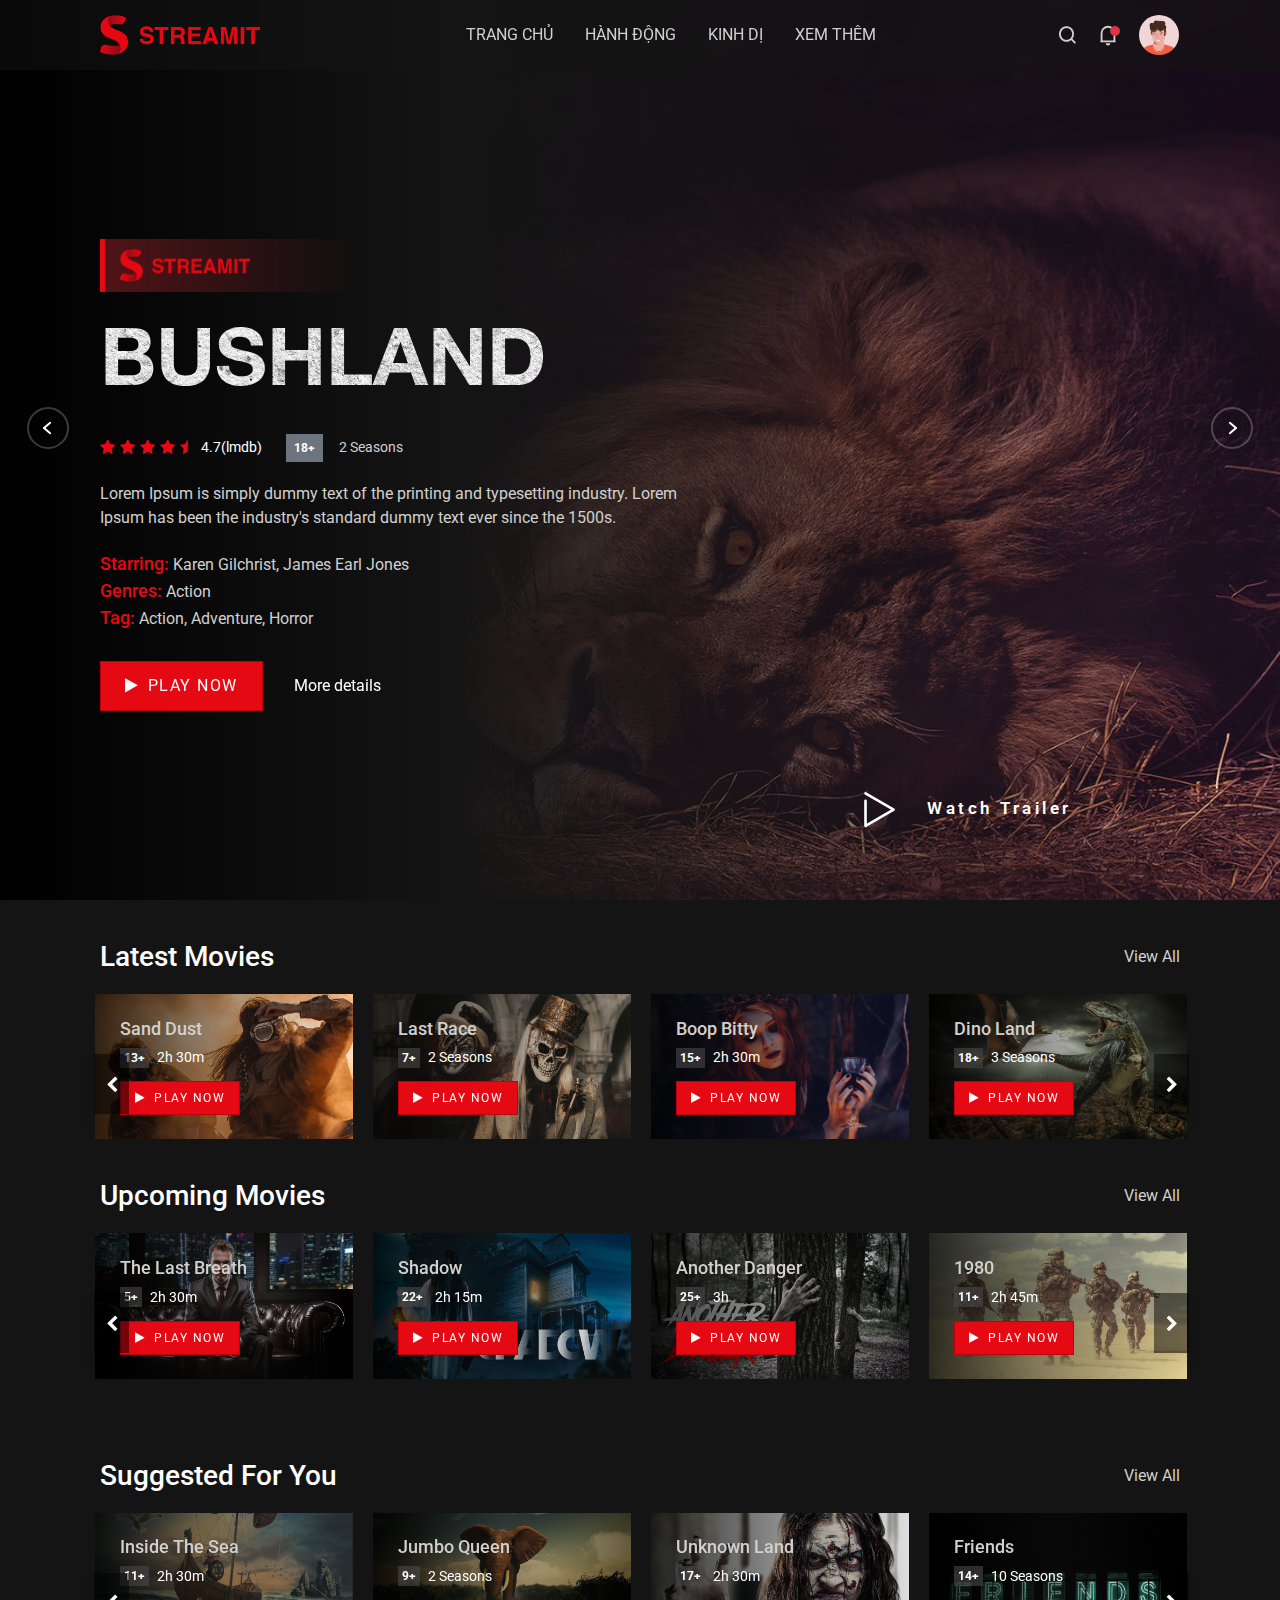
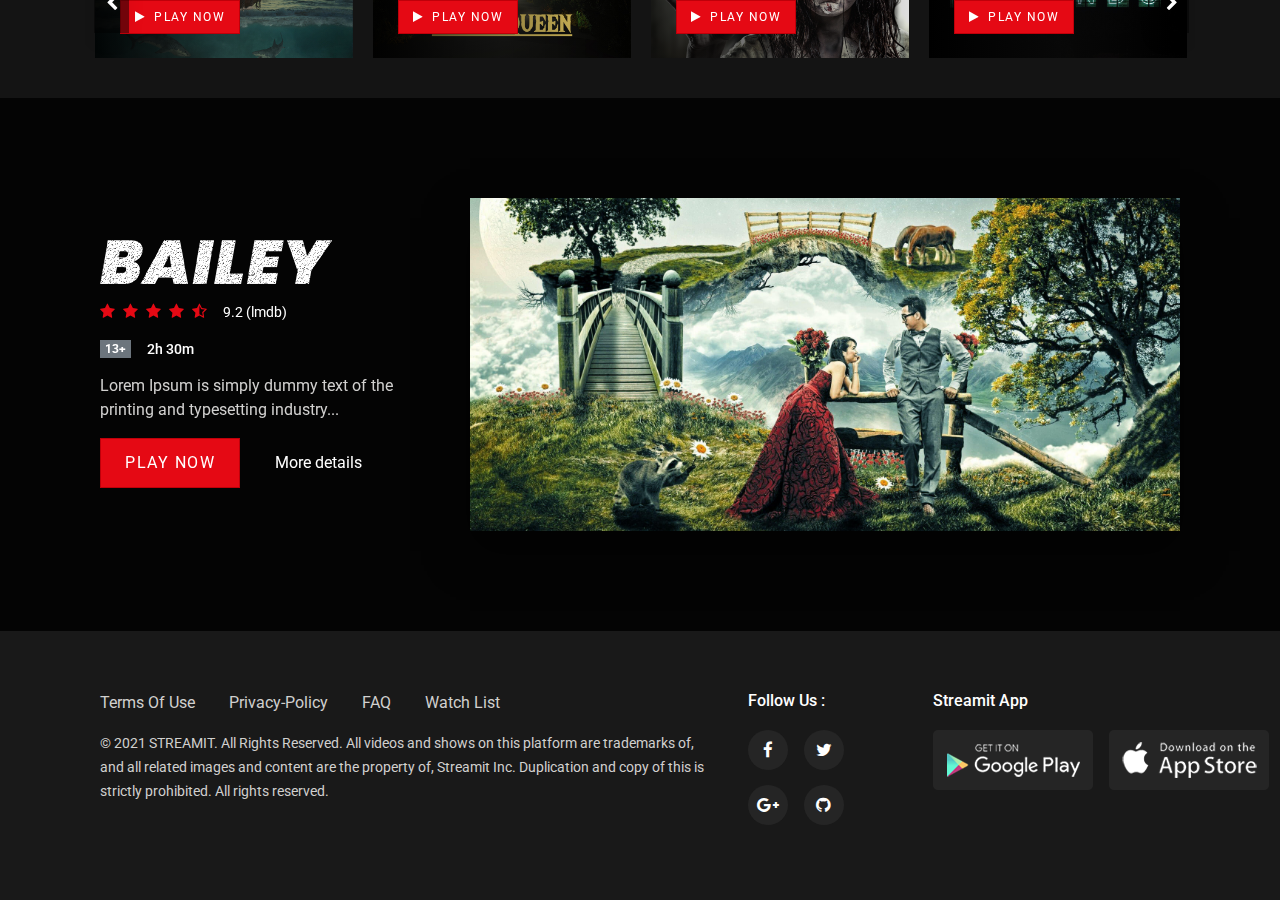
<file: src/html/index.html>
<!doctype html>
<html lang="en-US">
   
<!-- Mirrored from templates.iqonic.design/streamit/frontend/html/index.html by HTTrack Website Copier/3.x [XR&CO'2014], Sat, 10 Jul 2021 14:28:04 GMT -->
<head>
      <!-- Required meta tags -->
      <meta charset="UTF-8">
      <meta name="viewport" content="width=device-width, initial-scale=1.0">
      <meta http-equiv="X-UA-Compatible" content="ie=edge">
      <title>Streamit</title>
      <!-- Favicon -->
      <link rel="shortcut icon" href="images/favicon.ico" />
      <!-- Bootstrap CSS -->
      <link rel="stylesheet" href="css/bootstrap.min.css" />
      <!-- Typography CSS -->
      <link rel="stylesheet" href="css/typography.css">
      <!-- Style -->
      <link rel="stylesheet" href="css/style.css" />
      <!-- Responsive -->
      <link rel="stylesheet" href="css/responsive.css" />
   </head>
   <body>
      <!-- loader Start -->
      <div id="loading">
         <div id="loading-center">
         </div>
      </div>
      <!-- loader END -->
      <!-- Header -->
      <header id="main-header">
         <div class="main-header">
            <div class="container-fluid">
               <div class="row">
                  <div class="col-sm-12">
                     <nav class="navbar navbar-expand-lg navbar-light p-0">
                        <a href="#" class="navbar-toggler c-toggler" data-toggle="collapse"
                           data-target="#navbarSupportedContent" aria-controls="navbarSupportedContent"
                           aria-expanded="false" aria-label="Toggle navigation">
                           <div class="navbar-toggler-icon" data-toggle="collapse">
                              <span class="navbar-menu-icon navbar-menu-icon--top"></span>
                              <span class="navbar-menu-icon navbar-menu-icon--middle"></span>
                              <span class="navbar-menu-icon navbar-menu-icon--bottom"></span>
                           </div>
                        </a>
                        <a class="navbar-brand" href="index.html"> <img class="img-fluid logo" src="images/logo.png"
                           alt="streamit" /> </a>
                        <div class="collapse navbar-collapse" id="navbarSupportedContent">
                           <div class="menu-main-menu-container">
                              <ul id="top-menu" class="navbar-nav ml-auto">
                                 <li class="menu-item">
                                    <a href="index.html">Trang chủ</a>
                                 </li>
                                 <li class="menu-item">
                                    <a href="movie-category.html">Hành động</a>
                                 </li> 
                                 <li class="menu-item">
                                    <a href="show-category.html">Kinh dị</a>
                                 </li>                                                              

                                 <li class="menu-item">
                                    <a href="#">Xem thêm</a>
                                    <ul class="sub-menu menu-item-expand">
                                       <div class="menu-expand-inner">
                                          <ul>
                                             <li class="menu-item"><a href="movie-category.html">Thể loại 1</a></li>
                                             <li class="menu-item"><a href="movie-category.html">Thể loại 2</a></li>
                                             <li class="menu-item"><a href="movie-category.html">Thể loại 3</a></li>
                                             <li class="menu-item"><a href="movie-category.html">Thể loại 4</a></li>
                                             <li class="menu-item"><a href="movie-category.html">Thể loại 5</a></li>
                                          </ul>
                                          <ul>
                                             <li class="menu-item"><a href="movie-category.html">Thể loại 6</a></li>
                                             <li class="menu-item"><a href="movie-category.html">Thể loại 7</a></li>
                                             <li class="menu-item"><a href="movie-category.html">Thể loại 8</a></li>
                                             <li class="menu-item"><a href="movie-category.html">Thể loại 9</a></li>
                                             <li class="menu-item"><a href="movie-category.html">Thể loại 10</a></li>
                                          </ul>
                                       </div>
                                    </ul>
                                 </li>
                              </ul>
                           </div>
                        </div>
                        <div class="mobile-more-menu">
                           <a href="javascript:void(0);" class="more-toggle" id="dropdownMenuButton"
                              data-toggle="more-toggle" aria-haspopup="true" aria-expanded="false">
                           <i class="ri-more-line"></i>
                           </a>
                           <div class="more-menu" aria-labelledby="dropdownMenuButton">
                              <div class="navbar-right position-relative">
                                 <ul class="d-flex align-items-center justify-content-end list-inline m-0">
                                    <li>
                                       <a href="#" class="search-toggle">
                                       <i class="ri-search-line"></i>
                                       </a>
                                       <div class="search-box iq-search-bar">
                                          <form action="#" class="searchbox">
                                             <div class="form-group position-relative">
                                                <input type="text" class="text search-input font-size-12"
                                                   placeholder="type here to search...">
                                                <i class="search-link ri-search-line"></i>
                                             </div>
                                          </form>
                                       </div>
                                    </li>
                                    <li class="nav-item nav-icon">
                                       <a href="#" class="search-toggle position-relative">
                                          <svg xmlns="http://www.w3.org/2000/svg" viewBox="0 0 24 24" width="22"
                                             height="22" class="noti-svg">
                                             <path fill="none" d="M0 0h24v24H0z" />
                                             <path
                                                d="M18 10a6 6 0 1 0-12 0v8h12v-8zm2 8.667l.4.533a.5.5 0 0 1-.4.8H4a.5.5 0 0 1-.4-.8l.4-.533V10a8 8 0 1 1 16 0v8.667zM9.5 21h5a2.5 2.5 0 1 1-5 0z" />
                                          </svg>
                                          <span class="bg-danger dots"></span>
                                       </a>
                                       <div class="iq-sub-dropdown">
                                          <div class="iq-card shadow-none m-0">
                                             <div class="iq-card-body">
                                                <a href="#" class="iq-sub-card">
                                                   <div class="media align-items-center">
                                                      <img src="images/notify/thumb-1.jpg" class="img-fluid mr-3"
                                                         alt="streamit" />
                                                      <div class="media-body">
                                                         <h6 class="mb-0 ">Boop Bitty</h6>
                                                         <small class="font-size-12"> just now</small>
                                                      </div>
                                                   </div>
                                                </a>
                                                <a href="#" class="iq-sub-card">
                                                   <div class="media align-items-center">
                                                      <img src="images/notify/thumb-2.jpg" class="img-fluid mr-3"
                                                         alt="streamit" />
                                                      <div class="media-body">
                                                         <h6 class="mb-0 ">The Last Breath</h6>
                                                         <small class="font-size-12">15 minutes ago</small>
                                                      </div>
                                                   </div>
                                                </a>
                                                <a href="#" class="iq-sub-card">
                                                   <div class="media align-items-center">
                                                      <img src="images/notify/thumb-3.jpg" class="img-fluid mr-3"
                                                         alt="streamit" />
                                                      <div class="media-body">
                                                         <h6 class="mb-0 ">The Hero Camp</h6>
                                                         <small class="font-size-12">1 hour ago</small>
                                                      </div>
                                                   </div>
                                                </a>
                                             </div>
                                          </div>
                                       </div>
                                    </li>
                                    <li>
                                       <a href="#" class="iq-user-dropdown search-toggle d-flex align-items-center">
                                       <img src="images/user/user.jpg" class="img-fluid avatar-40 rounded-circle"
                                          alt="user">
                                       </a>
                                       <div class="iq-sub-dropdown iq-user-dropdown">
                                          <div class="iq-card shadow-none m-0">
                                             <div class="iq-card-body p-0 pl-3 pr-3">
                                                <a href="manage-profile.html" class="iq-sub-card setting-dropdown">
                                                   <div class="media align-items-center">
                                                      <div class="right-icon">
                                                         <i class="ri-file-user-line text-primary"></i>
                                                      </div>
                                                      <div class="media-body ml-3">
                                                         <h6 class="mb-0 ">Manage Profile</h6>
                                                      </div>
                                                   </div>
                                                </a>
                                                <a href="setting.html" class="iq-sub-card setting-dropdown">
                                                   <div class="media align-items-center">
                                                      <div class="right-icon">
                                                         <i class="ri-settings-4-line text-primary"></i>
                                                      </div>
                                                      <div class="media-body ml-3">
                                                         <h6 class="mb-0 ">Settings</h6>
                                                      </div>
                                                   </div>
                                                </a>
                                                <a href="pricing-plan.html" class="iq-sub-card setting-dropdown">
                                                   <div class="media align-items-center">
                                                      <div class="right-icon">
                                                         <i class="ri-settings-4-line text-primary"></i>
                                                      </div>
                                                      <div class="media-body ml-3">
                                                         <h6 class="mb-0 ">Pricing Plan</h6>
                                                      </div>
                                                   </div>
                                                </a>
                                                <a href="login.html" class="iq-sub-card setting-dropdown">
                                                   <div class="media align-items-center">
                                                      <div class="right-icon">
                                                         <i class="ri-logout-circle-line text-primary"></i>
                                                      </div>
                                                      <div class="media-body ml-3">
                                                         <h6 class="mb-0">Logout</h6>
                                                      </div>
                                                   </div>
                                                </a>
                                             </div>
                                          </div>
                                       </div>
                                    </li>
                                 </ul>
                              </div>
                           </div>
                        </div>
                        <div class="navbar-right menu-right">
                           <ul class="d-flex align-items-center list-inline m-0">
                              <li class="nav-item nav-icon">
                                 <a href="#" class="search-toggle device-search">
                                 <i class="ri-search-line"></i>
                                 </a>
                                 <div class="search-box iq-search-bar d-search">
                                    <form action="#" class="searchbox">
                                       <div class="form-group position-relative">
                                          <input type="text" class="text search-input font-size-12"
                                             placeholder="type here to search...">
                                          <i class="search-link ri-search-line"></i>
                                       </div>
                                    </form>
                                 </div>
                              </li>
                              <li class="nav-item nav-icon">
                                 <a href="#" class="search-toggle" data-toggle="search-toggle">
                                    <svg xmlns="http://www.w3.org/2000/svg" viewBox="0 0 24 24" width="22" height="22"
                                       class="noti-svg">
                                       <path fill="none" d="M0 0h24v24H0z" />
                                       <path
                                          d="M18 10a6 6 0 1 0-12 0v8h12v-8zm2 8.667l.4.533a.5.5 0 0 1-.4.8H4a.5.5 0 0 1-.4-.8l.4-.533V10a8 8 0 1 1 16 0v8.667zM9.5 21h5a2.5 2.5 0 1 1-5 0z" />
                                    </svg>
                                    <span class="bg-danger dots"></span>
                                 </a>
                                 <div class="iq-sub-dropdown">
                                    <div class="iq-card shadow-none m-0">
                                       <div class="iq-card-body">
                                          <a href="#" class="iq-sub-card">
                                             <div class="media align-items-center">
                                                <img src="images/notify/thumb-1.jpg" class="img-fluid mr-3"
                                                   alt="streamit" />
                                                <div class="media-body">
                                                   <h6 class="mb-0 ">Boot Bitty</h6>
                                                   <small class="font-size-12"> just now</small>
                                                </div>
                                             </div>
                                          </a>
                                          <a href="#" class="iq-sub-card">
                                             <div class="media align-items-center">
                                                <img src="images/notify/thumb-2.jpg" class="img-fluid mr-3"
                                                   alt="streamit" />
                                                <div class="media-body">
                                                   <h6 class="mb-0 ">The Last Breath</h6>
                                                   <small class="font-size-12">15 minutes ago</small>
                                                </div>
                                             </div>
                                          </a>
                                          <a href="#" class="iq-sub-card">
                                             <div class="media align-items-center">
                                                <img src="images/notify/thumb-3.jpg" class="img-fluid mr-3"
                                                   alt="streamit" />
                                                <div class="media-body">
                                                   <h6 class="mb-0 ">The Hero Camp</h6>
                                                   <small class="font-size-12">1 hour ago</small>
                                                </div>
                                             </div>
                                          </a>
                                       </div>
                                    </div>
                                 </div>
                              </li>
                              <li class="nav-item nav-icon">
                                 <a href="#" class="iq-user-dropdown search-toggle p-0 d-flex align-items-center"
                                    data-toggle="search-toggle">
                                 <img src="images/user/user.jpg" class="img-fluid avatar-40 rounded-circle" alt="user">
                                 </a>
                                 <div class="iq-sub-dropdown iq-user-dropdown">
                                    <div class="iq-card shadow-none m-0">
                                       <div class="iq-card-body p-0 pl-3 pr-3">
                                          <a href="manage-profile.html" class="iq-sub-card setting-dropdown">
                                             <div class="media align-items-center">
                                                <div class="right-icon">
                                                   <i class="ri-file-user-line text-primary"></i>
                                                </div>
                                                <div class="media-body ml-3">
                                                   <h6 class="my-0 ">Manage Profile</h6>
                                                </div>
                                             </div>
                                          </a>
                                          <a href="setting.html" class="iq-sub-card setting-dropdown">
                                             <div class="media align-items-center">
                                                <div class="right-icon">
                                                   <i class="ri-settings-4-line text-primary"></i>
                                                </div>
                                                <div class="media-body ml-3">
                                                   <h6 class="my-0 ">Settings</h6>
                                                </div>
                                             </div>
                                          </a>
                                          <a href="pricing-plan.html" class="iq-sub-card setting-dropdown">
                                             <div class="media align-items-center">
                                                <div class="right-icon">
                                                   <i class="ri-settings-4-line text-primary"></i>
                                                </div>
                                                <div class="media-body ml-3">
                                                   <h6 class="my-0 ">Pricing Plan</h6>
                                                </div>
                                             </div>
                                          </a>
                                          <a href="login.html" class="iq-sub-card setting-dropdown">
                                             <div class="media align-items-center">
                                                <div class="right-icon">
                                                   <i class="ri-logout-circle-line text-primary"></i>
                                                </div>
                                                <div class="media-body ml-3">
                                                   <h6 class="my-0 ">Logout</h6>
                                                </div>
                                             </div>
                                          </a>
                                       </div>
                                    </div>
                                 </div>
                              </li>
                           </ul>
                        </div>
                     </nav>
                     <div class="nav-overlay"></div>
                  </div>
               </div>
            </div>
         </div>
      </header>
      <!-- Header End -->
      <!-- Slider Start -->
      <section id="home" class="iq-main-slider p-0">
         <div id="home-slider" class="slider m-0 p-0">
            <div class="slide slick-bg s-bg-1">
               <div class="container-fluid position-relative h-100">
                  <div class="slider-inner h-100">
                     <div class="row align-items-center  h-100">
                        <div class="col-xl-6 col-lg-12 col-md-12">
                           <a href="javascript:void(0);">
                              <div class="channel-logo" data-animation-in="fadeInLeft" data-delay-in="0.5">
                                 <img src="images/logo.png" class="c-logo" alt="streamit">
                              </div>
                           </a>
                           <h1 class="slider-text big-title title text-uppercase" data-animation-in="fadeInLeft"
                              data-delay-in="0.6">bushland</h1>

                              <div class="d-flex flex-wrap align-items-center fadeInLeft animated" data-animation-in="fadeInLeft" style="opacity: 1;">
                                <div class="slider-ratting d-flex align-items-center mr-4 mt-2 mt-md-3">
                                    <ul class="ratting-start p-0 m-0 list-inline text-primary d-flex align-items-center justify-content-left">
                                       <li>
                                          <i class="fa fa-star" aria-hidden="true"></i>
                                       </li>
                                       <li>
                                          <i class="fa fa-star" aria-hidden="true"></i>
                                       </li>
                                       <li>
                                          <i class="fa fa-star" aria-hidden="true"></i>
                                       </li>
                                       <li>
                                          <i class="fa fa-star" aria-hidden="true"></i>
                                       </li>
                                       <li>
                                          <i class="fa fa-star-half" aria-hidden="true"></i>
                                       </li>
                                    </ul>
                                    <span class="text-white ml-2">4.7(lmdb)</span>
                                    </div>
                                    <div class="d-flex align-items-center mt-2 mt-md-3">
                                       <span class="badge badge-secondary p-2">18+</span>
                                       <span class="ml-3">2 Seasons</span>
                                    </div>
                            </div>

                           <!-- <div class="d-flex align-items-center" data-animation-in="fadeInUp" data-delay-in="1">
                               
                              <span class="badge badge-secondary p-2">18+</span>
                              <span class="ml-3">2 Seasons</span>
                           </div> -->
                           <p data-animation-in="fadeInUp" data-delay-in="1.2">Lorem Ipsum is simply dummy text of the printing and typesetting industry. Lorem Ipsum has been the industry's standard
                              dummy text ever since the 1500s.
                           </p>
                           <div class="trending-list" data-wp_object-in="fadeInUp" data-delay-in="1.2">
                            <div class="text-primary title starring">
                                Starring: <span class="text-body">Karen Gilchrist, James Earl Jones</span>
                            </div>
                            <div class="text-primary title genres">
                                Genres: <span class="text-body">Action</span>
                            </div>
                            <div class="text-primary title tag">
                                Tag: <span class="text-body">Action, Adventure, Horror</span>
                            </div>
                        </div>
                           <div class="d-flex align-items-center r-mb-23" data-animation-in="fadeInUp" data-delay-in="1.2">
                              <a href="movie-intro.html" class="btn btn-hover iq-button"><i class="fa fa-play mr-2"
                                 aria-hidden="true"></i>Play Now</a>
                              <a href="movie-intro.html" class="btn btn-link">More details</a>
                           </div>
                        </div>
                     </div>
                     <div class="col-xl-5 col-lg-12 col-md-12 trailor-video">
                        <a href="video/trailer.mp4" class="video-open playbtn">
                           <svg version="1.1" xmlns="http://www.w3.org/2000/svg" xmlns:xlink="http://www.w3.org/1999/xlink"
                              x="0px" y="0px" width="80px" height="80px" viewBox="0 0 213.7 213.7"
                              enable-background="new 0 0 213.7 213.7" xml:space="preserve">
                              <polygon class='triangle' fill="none" stroke-width="7" stroke-linecap="round"
                                 stroke-linejoin="round" stroke-miterlimit="10"
                                 points="73.5,62.5 148.5,105.8 73.5,149.1 " />
                              <circle class='circle' fill="none" stroke-width="7" stroke-linecap="round"
                                 stroke-linejoin="round" stroke-miterlimit="10" cx="106.8" cy="106.8" r="103.3" />
                           </svg>
                           <span class="w-trailor">Watch Trailer</span>
                        </a>
                     </div>
                  </div>
               </div>
            </div>
            <div class="slide slick-bg s-bg-2">
               <div class="container-fluid position-relative h-100">
                  <div class="slider-inner h-100">
                     <div class="row align-items-center  h-100">
                        <div class="col-xl-6 col-lg-12 col-md-12">
                           <a href="javascript:void(0);">
                              <div class="channel-logo" data-animation-in="fadeInLeft">
                                 <img src="images/logo.png" class="c-logo" alt="streamit">
                              </div>
                           </a>
                           <h1 class="slider-text big-title title text-uppercase" data-animation-in="fadeInLeft">sail coaster</h1>
                           
                           <div class="d-flex flex-wrap align-items-center fadeInLeft animated" data-animation-in="fadeInLeft" style="opacity: 1;">
                            <div class="slider-ratting d-flex align-items-center mr-4 mt-2 mt-md-3">
                                <ul class="ratting-start p-0 m-0 list-inline text-primary d-flex align-items-center justify-content-left">
                                                                                        <li>
                                    <i class="fa fa-star" aria-hidden="true"></i>
                                </li>
                                                                                        <li>
                                    <i class="fa fa-star" aria-hidden="true"></i>
                                </li>
                                                                                        <li>
                                    <i class="fa fa-star" aria-hidden="true"></i>
                                </li>
                                                                                        <li>
                                    <i class="fa fa-star" aria-hidden="true"></i>
                                </li>
                                                                                            <li>
                                        <i class="fa fa-star-half" aria-hidden="true"></i>
                                    </li>
                                                                                    </ul>
                                <span class="text-white ml-2">4.7(lmdb)</span>
                                </div>
                                                            <div class="d-flex align-items-center mt-2 mt-md-3">
                                <span class="badge badge-secondary p-2">16+</span>
                                <span class="ml-3">2h 40m</span>
                            </div>
                        </div>
                           <p data-animation-in="fadeInUp" data-delay-in="0.7">Lorem Ipsum is simply dummy text of the printing and typesetting industry. Lorem Ipsum has been the industry's standard
                              dummy text ever since the 1500s.
                           </p>
                           <div class="trending-list" data-wp_object-in="fadeInUp" data-delay-in="1.2">
                            <div class="text-primary title starring">
                                Starring: <span class="text-body">Karen Gilchrist, James Earl Jones</span>
                            </div>
                            <div class="text-primary title genres">
                                Genres: <span class="text-body">Action</span>
                            </div>
                            <div class="text-primary title tag">
                                Tag: <span class="text-body">Action, Adventure, Horror</span>
                            </div>
                        </div>
                           <div class="d-flex align-items-center r-mb-23" data-animation-in="fadeInUp" data-delay-in="1">
                              <a href="movie-details.html" class="btn btn-hover iq-button"><i class="fa fa-play mr-2"
                                 aria-hidden="true"></i>Play Now</a>
                              <a href="movie-details.html" class="btn btn-link">More details</a>
                           </div>
                        </div>
                     </div>
                     <div class="col-xl-5 col-lg-12 col-md-12 trailor-video">
                        <a href="video/trailer.mp4" class="video-open playbtn">
                           <svg version="1.1" xmlns="http://www.w3.org/2000/svg" xmlns:xlink="http://www.w3.org/1999/xlink"
                              x="0px" y="0px" width="80px" height="80px" viewBox="0 0 213.7 213.7"
                              enable-background="new 0 0 213.7 213.7" xml:space="preserve">
                              <polygon class='triangle' fill="none" stroke-width="7" stroke-linecap="round"
                                 stroke-linejoin="round" stroke-miterlimit="10"
                                 points="73.5,62.5 148.5,105.8 73.5,149.1 " />
                              <circle class='circle' fill="none" stroke-width="7" stroke-linecap="round"
                                 stroke-linejoin="round" stroke-miterlimit="10" cx="106.8" cy="106.8" r="103.3" />
                           </svg>
                           <span class="w-trailor">Watch Trailer</span>
                        </a>
                     </div>
                  </div>
               </div>
            </div>
            <div class="slide slick-bg s-bg-3">
               <div class="container-fluid position-relative h-100">
                  <div class="slider-inner h-100">
                     <div class="row align-items-center  h-100">
                        <div class="col-xl-6 col-lg-12 col-md-12">
                           <a href="javascript:void(0);">
                              <div class="channel-logo" data-animation-in="fadeInLeft">
                                 <img src="images/logo.png" class="c-logo" alt="streamit">
                              </div>
                           </a>
                           <h1 class="slider-text big-title title text-uppercase" data-animation-in="fadeInLeft">the army</h1>
                           
                           <div class="d-flex flex-wrap align-items-center fadeInLeft animated" data-animation-in="fadeInLeft" style="opacity: 1;">
                            <div class="slider-ratting d-flex align-items-center mr-4 mt-2 mt-md-3">
                                <ul class="ratting-start p-0 m-0 list-inline text-primary d-flex align-items-center justify-content-left">
                                                                                        <li>
                                    <i class="fa fa-star" aria-hidden="true"></i>
                                </li>
                                                                                        <li>
                                    <i class="fa fa-star" aria-hidden="true"></i>
                                </li>
                                                                                        <li>
                                    <i class="fa fa-star" aria-hidden="true"></i>
                                </li>
                                                                                        <li>
                                    <i class="fa fa-star" aria-hidden="true"></i>
                                </li>
                                                                                            <li>
                                        <i class="fa fa-star-half" aria-hidden="true"></i>
                                    </li>
                                                                                    </ul>
                                <span class="text-white ml-2">4.7(lmdb)</span>
                                </div>
                                                            <div class="d-flex align-items-center mt-2 mt-md-3">
                                <span class="badge badge-secondary p-2">20+</span>
                                <span class="ml-3">3h</span>
                            </div>
                        </div>

                           
                           <p data-animation-in="fadeInUp" data-delay-in="1.2" class="fadeInUp animated" style="opacity: 1; animation-delay: 1.2s;">Lorem Ipsum is simply dummy text of the printing and typesetting industry. Lorem Ipsum has been the industry's standard
                              dummy text ever since the 1500s.
                           </p>
                           <div class="trending-list" data-wp_object-in="fadeInUp" data-delay-in="1.2">
                            <div class="text-primary title starring">
                                Starring: <span class="text-body">Karen Gilchrist, James Earl Jones</span>
                            </div>
                            <div class="text-primary title genres">
                                Genres: <span class="text-body">Action</span>
                            </div>
                            <div class="text-primary title tag">
                                Tag: <span class="text-body">Action, Adventure, Horror</span>
                            </div>
                        </div>
                           <div class="d-flex align-items-center r-mb-23" data-animation-in="fadeInUp" data-delay-in="1">
                              <a href="movie-details.html" class="btn btn-hover iq-button"><i class="fa fa-play mr-2"
                                 aria-hidden="true"></i>Play Now</a>
                              <a href="movie-details.html" class="btn btn-link">More details</a>
                           </div>
                        </div>
                     </div>
                     <div class="col-xl-5 col-lg-12 col-md-12 trailor-video">
                        <a href="video/trailer.mp4" class="video-open playbtn">
                           <svg version="1.1" xmlns="http://www.w3.org/2000/svg" xmlns:xlink="http://www.w3.org/1999/xlink"
                              x="0px" y="0px" width="80px" height="80px" viewBox="0 0 213.7 213.7"
                              enable-background="new 0 0 213.7 213.7" xml:space="preserve">
                              <polygon class='triangle' fill="none" stroke-width="7" stroke-linecap="round"
                                 stroke-linejoin="round" stroke-miterlimit="10"
                                 points="73.5,62.5 148.5,105.8 73.5,149.1 " />
                              <circle class='circle' fill="none" stroke-width="7" stroke-linecap="round"
                                 stroke-linejoin="round" stroke-miterlimit="10" cx="106.8" cy="106.8" r="103.3" />
                           </svg>
                           <span class="w-trailor">Watch Trailer</span>
                        </a>
                     </div>
                  </div>
               </div>
            </div>
         </div>
         <svg xmlns="http://www.w3.org/2000/svg" style="display: none;">
            <symbol xmlns="http://www.w3.org/2000/svg" viewBox="0 0 44 44" width="44px" height="44px" id="circle"
               fill="none" stroke="currentColor">
               <circle r="20" cy="22" cx="22" id="test"></circle>
            </symbol>
         </svg>
      </section>
      <!-- Slider End -->
      <!-- MainContent -->
      <div class="main-content">
         <section id="iq-favorites">
            <div class="container-fluid">
               <div class="row">
                  <div class="col-sm-12 overflow-hidden">
                     <div class="iq-main-header d-flex align-items-center justify-content-between">
                        <h4 class="main-title">Latest Movies</h4>
                        <a class="iq-view-all" href="movie-category.html">View All</a>                   
                     </div>
                     <div class="favorites-contens">
                        <ul class="favorites-slider list-inline  row p-0 mb-0">
                           <li class="slide-item">
                              
                                 <div class="block-images position-relative">
                                    <div class="img-box">
                                       <img src="images/favorite/01.jpg" class="img-fluid" alt="">
                                    </div>
                                    <div class="block-description">
                                       <h6 class="iq-title"><a href="movie-details.html">Sand Dust</a></h6>
                                       <div class="movie-time d-flex align-items-center my-2">
                                          <div class="badge badge-secondary p-1 mr-2">13+</div>
                                          <span class="text-white">2h 30m</span>
                                       </div>
                                       <div class="hover-buttons">
                                          <span class="btn btn-hover iq-button">
                                          <i class="fa fa-play mr-1" aria-hidden="true"></i>
                                          Play Now
                                          </span>
                                       </div>
                                    </div>

                                    <div class="block-social-info">
                                        <ul class="list-inline p-0 m-0 music-play-lists">
                                           <li class="share">
                                              <span><i class="ri-share-fill"></i></span>
                                              <div class="share-box">
                                                 <div class="d-flex align-items-center">
                                                    <a href="https://www.facebook.com/sharer?u=https://iqonic.design/wp-themes/streamit_wp/movie/shadow/" target="_blank" rel="noopener noreferrer" class="share-ico" tabindex="0"><i class="ri-facebook-fill"></i></a>
                                                    <a href="https://twitter.com/intent/tweet?text=Currentlyreading" target="_blank" rel="noopener noreferrer" class="share-ico" tabindex="0"><i class="ri-twitter-fill"></i></a>
                                                    <a href="#" data-link="https://iqonic.design/wp-themes/streamit_wp/movie/shadow/" class="share-ico iq-copy-link" tabindex="0"><i class="ri-links-fill"></i></a>
                                                 </div>
                                              </div>
                                           </li>
                                           <li>
                                               <span><i class="ri-heart-fill"></i></span>
                                               <span class="count-box">19+</span>
                                            </li>
                                          <li><span><i class="ri-add-line"></i></span></li>
                         
                                        </ul>
                                     </div>
                                 </div>
                              </a>
                           </li>
                           <li class="slide-item">
                              
                                 <div class="block-images position-relative">
                                    <div class="img-box">
                                       <img src="images/favorite/02.jpg" class="img-fluid" alt="">
                                    </div>
                                    <div class="block-description">
                                       <h6 class="iq-title"><a href="movie-intro.html">Last Race</a></h6>
                                       <div class="movie-time d-flex align-items-center my-2">
                                          <div class="badge badge-secondary p-1 mr-2">7+</div>
                                          <span class="text-white">2 Seasons</span>
                                       </div>
                                       <div class="hover-buttons">
                                          <span class="btn btn-hover iq-button"><i class="fa fa-play mr-1" aria-hidden="true"></i>
                                          Play Now
                                          </span>
                                       </div>
                                    </div>
                                    <div class="block-social-info">
                                       <ul class="list-inline p-0 m-0 music-play-lists">
                                        <li class="share">
                                            <span><i class="ri-share-fill"></i></span>
                                            <div class="share-box">
                                               <div class="d-flex align-items-center">
                                                  <a href="https://www.facebook.com/sharer?u=https://iqonic.design/wp-themes/streamit_wp/movie/shadow/" target="_blank" rel="noopener noreferrer" class="share-ico" tabindex="0"><i class="ri-facebook-fill"></i></a>
                                                  <a href="https://twitter.com/intent/tweet?text=Currentlyreading" target="_blank" rel="noopener noreferrer" class="share-ico" tabindex="0"><i class="ri-twitter-fill"></i></a>
                                                  <a href="#" data-link="https://iqonic.design/wp-themes/streamit_wp/movie/shadow/" class="share-ico iq-copy-link" tabindex="0"><i class="ri-links-fill"></i></a>
                                               </div>
                                            </div>
                                         </li>
                                          <li><span><i class="ri-heart-fill"></i></span>
                                        <span class="count-box">19+</span></li>
                                          <li><span><i class="ri-add-line"></i></span></li>
                                       </ul>
                                    </div>
                                 </div>
                              
                           </li>
                           <li class="slide-item">
                              
                                 <div class="block-images position-relative">
                                    <div class="img-box">
                                       <img src="images/favorite/03.jpg" class="img-fluid" alt="">
                                    </div>
                                    <div class="block-description">
                                       <h6 class="iq-title"><a href="movie-details.html">Boop Bitty</a></h6>
                                       <div class="movie-time d-flex align-items-center my-2">
                                          <div class="badge badge-secondary p-1 mr-2">15+</div>
                                          <span class="text-white">2h 30m</span>
                                       </div>
                                       <div class="hover-buttons">
                                          <span class="btn btn-hover iq-button">
                                          <i class="fa fa-play mr-1" aria-hidden="true"></i>
                                          Play Now
                                          </span>
                                       </div>
                                    </div>
                                    <div class="block-social-info">
                                       <ul class="list-inline p-0 m-0 music-play-lists">
                                        <li class="share">
                                            <span><i class="ri-share-fill"></i></span>
                                            <div class="share-box">
                                               <div class="d-flex align-items-center">
                                                  <a href="https://www.facebook.com/sharer?u=https://iqonic.design/wp-themes/streamit_wp/movie/shadow/" target="_blank" rel="noopener noreferrer" class="share-ico" tabindex="0"><i class="ri-facebook-fill"></i></a>
                                                  <a href="https://twitter.com/intent/tweet?text=Currentlyreading" target="_blank" rel="noopener noreferrer" class="share-ico" tabindex="0"><i class="ri-twitter-fill"></i></a>
                                                  <a href="#" data-link="https://iqonic.design/wp-themes/streamit_wp/movie/shadow/" class="share-ico iq-copy-link" tabindex="0"><i class="ri-links-fill"></i></a>
                                               </div>
                                            </div>
                                         </li>
                                          <li><span><i class="ri-heart-fill"></i></span>
                                        <span class="count-box">19+</span></li>
                                          <li><span><i class="ri-add-line"></i></span></li>
                                       </ul>
                                    </div>
                                 </div>
                              
                           </li>
                           <li class="slide-item">
                              
                                 <div class="block-images position-relative">
                                    <div class="img-box">
                                       <img src="images/favorite/04.png" class="img-fluid" alt="">
                                    </div>
                                    <div class="block-description">
                                       <h6 class="iq-title"><a href="movie-intro.html">Dino Land</a></h6>
                                       <div class="movie-time d-flex align-items-center my-2">
                                          <div class="badge badge-secondary p-1 mr-2">18+</div>
                                          <span class="text-white">3 Seasons</span>
                                       </div>
                                       <div class="hover-buttons">
                                          <span class="btn btn-hover iq-button">
                                          <i class="fa fa-play mr-1" aria-hidden="true"></i>
                                          Play Now
                                          </span>
                                       </div>
                                    </div>
                                    <div class="block-social-info">
                                       <ul class="list-inline p-0 m-0 music-play-lists">
                                        <li class="share">
                                            <span><i class="ri-share-fill"></i></span>
                                            <div class="share-box">
                                               <div class="d-flex align-items-center">
                                                  <a href="https://www.facebook.com/sharer?u=https://iqonic.design/wp-themes/streamit_wp/movie/shadow/" target="_blank" rel="noopener noreferrer" class="share-ico" tabindex="0"><i class="ri-facebook-fill"></i></a>
                                                  <a href="https://twitter.com/intent/tweet?text=Currentlyreading" target="_blank" rel="noopener noreferrer" class="share-ico" tabindex="0"><i class="ri-twitter-fill"></i></a>
                                                  <a href="#" data-link="https://iqonic.design/wp-themes/streamit_wp/movie/shadow/" class="share-ico iq-copy-link" tabindex="0"><i class="ri-links-fill"></i></a>
                                               </div>
                                            </div>
                                         </li>
                                          <li><span><i class="ri-heart-fill"></i></span>
                                        <span class="count-box">19+</span></li>
                                          <li><span><i class="ri-add-line"></i></span></li>
                                       </ul>
                                    </div>
                                 </div>
                              
                           </li>
                           <li class="slide-item">
                              
                                 <div class="block-images position-relative">
                                    <div class="img-box">
                                       <img src="images/favorite/05.jpg" class="img-fluid" alt="">
                                    </div>
                                    <div class="block-description">
                                       <h6 class="iq-title"><a href="movie-intro.html">Jaction action</a></h6>
                                       <div class="movie-time d-flex align-items-center my-2">
                                          <div class="badge badge-secondary p-1 mr-2">10+</div>
                                          <span class="text-white">1 Season</span>
                                       </div>
                                       <div class="hover-buttons">
                                          <span class="btn btn-hover iq-button">
                                          <i class="fa fa-play mr-1" aria-hidden="true"></i>
                                          Play Now
                                          </span>
                                       </div>
                                    </div>
                                    <div class="block-social-info">
                                       <ul class="list-inline p-0 m-0 music-play-lists">
                                        <li class="share">
                                            <span><i class="ri-share-fill"></i></span>
                                            <div class="share-box">
                                               <div class="d-flex align-items-center">
                                                  <a href="https://www.facebook.com/sharer?u=https://iqonic.design/wp-themes/streamit_wp/movie/shadow/" target="_blank" rel="noopener noreferrer" class="share-ico" tabindex="0"><i class="ri-facebook-fill"></i></a>
                                                  <a href="https://twitter.com/intent/tweet?text=Currentlyreading" target="_blank" rel="noopener noreferrer" class="share-ico" tabindex="0"><i class="ri-twitter-fill"></i></a>
                                                  <a href="#" data-link="https://iqonic.design/wp-themes/streamit_wp/movie/shadow/" class="share-ico iq-copy-link" tabindex="0"><i class="ri-links-fill"></i></a>
                                               </div>
                                            </div>
                                         </li>
                                          <li><span><i class="ri-heart-fill"></i></span>
                                        <span class="count-box">19+</span></li>
                                          <li><span><i class="ri-add-line"></i></span></li>
                                       </ul>
                                    </div>
                                 </div>
                              
                           </li>
                        </ul>
                     </div>
                  </div>
               </div>
            </div>
         </section>
         <section id="iq-upcoming-movie">
            <div class="container-fluid">
               <div class="row">
                  <div class="col-sm-12 overflow-hidden">
                     <div class="iq-main-header d-flex align-items-center justify-content-between">                        
                        <h4 class="main-title">Upcoming Movies</h4>
                        <a class="iq-view-all" href="movie-category.html">View All</a>
                     </div>
                     <div class="upcoming-contens">
                        <ul class="favorites-slider list-inline row p-0 mb-0">
                           <li class="slide-item">
                              
                                 <div class="block-images position-relative">
                                    <div class="img-box">
                                       <img src="images/upcoming/01.jpg" class="img-fluid" alt="">
                                    </div>
                                    <div class="block-description">
                                       <h6 class="iq-title"><a href="movie-details.html">The Last Breath</a></h6>
                                       <div class="movie-time d-flex align-items-center my-2">
                                          <div class="badge badge-secondary p-1 mr-2">5+</div>
                                          <span class="text-white">2h 30m</span>
                                       </div>
                                       <div class="hover-buttons">
                                          <span class="btn btn-hover iq-button"><i class="fa fa-play mr-1" aria-hidden="true"></i>
                                          Play Now
                                          </span>
                                       </div>
                                    </div>
                                    <div class="block-social-info">
                                       <ul class="list-inline p-0 m-0 music-play-lists">
                                          <li class="share">
                                              <span><i class="ri-share-fill"></i></span>
                                              <div class="share-box">
                                                 <div class="d-flex align-items-center">
                                                    <a href="https://www.facebook.com/sharer?u=https://iqonic.design/wp-themes/streamit_wp/movie/shadow/" target="_blank" rel="noopener noreferrer" class="share-ico" tabindex="0"><i class="ri-facebook-fill"></i></a>
                                                    <a href="https://twitter.com/intent/tweet?text=Currentlyreading" target="_blank" rel="noopener noreferrer" class="share-ico" tabindex="0"><i class="ri-twitter-fill"></i></a>
                                                    <a href="#" data-link="https://iqonic.design/wp-themes/streamit_wp/movie/shadow/" class="share-ico iq-copy-link" tabindex="0"><i class="ri-links-fill"></i></a>
                                                 </div>
                                              </div>
                                           </li>
                                          <li><span><i class="ri-heart-fill"></i></span>
                                        <span class="count-box">19+</span></li>
                                          <li><span><i class="ri-add-line"></i></span></li>
                                       </ul>
                                    </div>
                                 </div>
                             
                           </li>
                           <li class="slide-item">
                              
                                 <div class="block-images position-relative">
                                    <div class="img-box">
                                       <img src="images/upcoming/02.jpg" class="img-fluid" alt="">
                                    </div>
                                    <div class="block-description">
                                       <h6 class="iq-title"><a href="movie-details.html">Shadow</a></h6>
                                       <div class="movie-time d-flex align-items-center my-2">
                                          <div class="badge badge-secondary p-1 mr-2">22+</div>
                                          <span class="text-white">2h 15m</span>
                                       </div>
                                       <div class="hover-buttons">
                                          <span class="btn btn-hover iq-button">
                                          <i class="fa fa-play mr-1" aria-hidden="true"></i>
                                          Play Now
                                          </span>
                                       </div>
                                    </div>
                                    <div class="block-social-info">
                                       <ul class="list-inline p-0 m-0 music-play-lists">
                                          <li class="share">
                                              <span><i class="ri-share-fill"></i></span>
                                              <div class="share-box">
                                                 <div class="d-flex align-items-center">
                                                    <a href="https://www.facebook.com/sharer?u=https://iqonic.design/wp-themes/streamit_wp/movie/shadow/" target="_blank" rel="noopener noreferrer" class="share-ico" tabindex="0"><i class="ri-facebook-fill"></i></a>
                                                    <a href="https://twitter.com/intent/tweet?text=Currentlyreading" target="_blank" rel="noopener noreferrer" class="share-ico" tabindex="0"><i class="ri-twitter-fill"></i></a>
                                                    <a href="#" data-link="https://iqonic.design/wp-themes/streamit_wp/movie/shadow/" class="share-ico iq-copy-link" tabindex="0"><i class="ri-links-fill"></i></a>
                                                 </div>
                                              </div>
                                           </li>
                                          <li><span><i class="ri-heart-fill"></i></span>
                                        <span class="count-box">19+</span></li>
                                          <li><span><i class="ri-add-line"></i></span></li>
                                       </ul>
                                    </div>
                                 </div>
                              
                           </li>
                           <li class="slide-item">
                             
                                 <div class="block-images position-relative">
                                    <div class="img-box">
                                       <img src="images/upcoming/03.jpg" class="img-fluid" alt="">
                                    </div>
                                    <div class="block-description">
                                       <h6 class="iq-title"> <a href="movie-details.html">Another Danger</a></h6>
                                       <div class="movie-time d-flex align-items-center my-2">
                                          <div class="badge badge-secondary p-1 mr-2">25+</div>
                                          <span class="text-white">3h</span>
                                       </div>
                                       <div class="hover-buttons">
                                          <span class="btn btn-hover iq-button">
                                          <i class="fa fa-play mr-1" aria-hidden="true"></i>
                                          Play Now
                                          </span>
                                       </div>
                                    </div>
                                    <div class="block-social-info">
                                       <ul class="list-inline p-0 m-0 music-play-lists">
                                          <li class="share">
                                              <span><i class="ri-share-fill"></i></span>
                                              <div class="share-box">
                                                 <div class="d-flex align-items-center">
                                                    <a href="https://www.facebook.com/sharer?u=https://iqonic.design/wp-themes/streamit_wp/movie/shadow/" target="_blank" rel="noopener noreferrer" class="share-ico" tabindex="0"><i class="ri-facebook-fill"></i></a>
                                                    <a href="https://twitter.com/intent/tweet?text=Currentlyreading" target="_blank" rel="noopener noreferrer" class="share-ico" tabindex="0"><i class="ri-twitter-fill"></i></a>
                                                    <a href="#" data-link="https://iqonic.design/wp-themes/streamit_wp/movie/shadow/" class="share-ico iq-copy-link" tabindex="0"><i class="ri-links-fill"></i></a>
                                                 </div>
                                              </div>
                                           </li>
                                          <li><span><i class="ri-heart-fill"></i></span>
                                        <span class="count-box">19+</span></li>
                                          <li><span><i class="ri-add-line"></i></span></li>
                                       </ul>
                                    </div>
                                 </div>
                              
                           </li>
                           <li class="slide-item">
                              
                                 <div class="block-images position-relative">
                                    <div class="img-box">
                                       <img src="images/upcoming/04.jpg" class="img-fluid" alt="">
                                    </div>
                                    <div class="block-description">
                                       <h6 class="iq-title"><a href="movie-details.html">1980</a></h6>
                                       <div class="movie-time d-flex align-items-center my-2">
                                          <div class="badge badge-secondary p-1 mr-2">11+</div>
                                          <span class="text-white">2h 45m</span>
                                       </div>
                                       <div class="hover-buttons">
                                          <span class="btn btn-hover iq-button">
                                          <i class="fa fa-play mr-1" aria-hidden="true"></i>
                                          Play Now
                                          </span>
                                       </div>
                                    </div>
                                    <div class="block-social-info">
                                       <ul class="list-inline p-0 m-0 music-play-lists">
                                          <li class="share">
                                              <span><i class="ri-share-fill"></i></span>
                                              <div class="share-box">
                                                 <div class="d-flex align-items-center">
                                                    <a href="https://www.facebook.com/sharer?u=https://iqonic.design/wp-themes/streamit_wp/movie/shadow/" target="_blank" rel="noopener noreferrer" class="share-ico" tabindex="0"><i class="ri-facebook-fill"></i></a>
                                                    <a href="https://twitter.com/intent/tweet?text=Currentlyreading" target="_blank" rel="noopener noreferrer" class="share-ico" tabindex="0"><i class="ri-twitter-fill"></i></a>
                                                    <a href="#" data-link="https://iqonic.design/wp-themes/streamit_wp/movie/shadow/" class="share-ico iq-copy-link" tabindex="0"><i class="ri-links-fill"></i></a>
                                                 </div>
                                              </div>
                                           </li>
                                          <li><span><i class="ri-heart-fill"></i></span>
                                        <span class="count-box">19+</span></li>
                                          <li><span><i class="ri-add-line"></i></span></li>
                                       </ul>
                                    </div>
                                 </div>
                              
                           </li>
                           <li class="slide-item">
                              
                                 <div class="block-images position-relative">
                                    <div class="img-box">
                                       <img src="images/upcoming/05.jpg" class="img-fluid" alt="">
                                    </div>
                                    <div class="block-description">
                                       <h6 class="iq-title"><a href="movie-details.html">Vugotronic</a></h6>
                                       <div class="movie-time d-flex align-items-center my-2">
                                          <div class="badge badge-secondary p-1 mr-2">9+</div>
                                          <span class="text-white">2h 30m</span>
                                       </div>
                                       <div class="hover-buttons">
                                          <span class="btn btn-hover iq-button">
                                          <i class="fa fa-play mr-1" aria-hidden="true"></i>
                                          Play Now
                                          </span>
                                       </div>
                                    </div>
                                    <div class="block-social-info">
                                       <ul class="list-inline p-0 m-0 music-play-lists">
                                          <li class="share">
                                              <span><i class="ri-share-fill"></i></span>
                                              <div class="share-box">
                                                 <div class="d-flex align-items-center">
                                                    <a href="https://www.facebook.com/sharer?u=https://iqonic.design/wp-themes/streamit_wp/movie/shadow/" target="_blank" rel="noopener noreferrer" class="share-ico" tabindex="0"><i class="ri-facebook-fill"></i></a>
                                                    <a href="https://twitter.com/intent/tweet?text=Currentlyreading" target="_blank" rel="noopener noreferrer" class="share-ico" tabindex="0"><i class="ri-twitter-fill"></i></a>
                                                    <a href="#" data-link="https://iqonic.design/wp-themes/streamit_wp/movie/shadow/" class="share-ico iq-copy-link" tabindex="0"><i class="ri-links-fill"></i></a>
                                                 </div>
                                              </div>
                                           </li>
                                          <li><span><i class="ri-heart-fill"></i></span>
                                        <span class="count-box">19+</span></li>
                                          <li><span><i class="ri-add-line"></i></span></li>
                                       </ul>
                                    </div>
                                 </div>
                              
                           </li>
                        </ul>
                     </div>
                  </div>
               </div>
            </div>
         </section>
         <section id="iq-suggestede" class="s-margin">
            <div class="container-fluid">
               <div class="row">
                  <div class="col-sm-12 overflow-hidden">
                     <div class="iq-main-header d-flex align-items-center justify-content-between">                       
                        <h4 class="main-title">Suggested For You</h4>
                        <a class="iq-view-all" href="movie-category.html">View All</a>                     
                     </div>
                     <div class="suggestede-contens">
                        <ul class="list-inline favorites-slider row p-0 mb-0">
                           <li class="slide-item">
                              
                                 <div class="block-images position-relative">
                                    <div class="img-box">
                                       <img src="images/suggested/01.jpg" class="img-fluid" alt="">
                                    </div>
                                    <div class="block-description">
                                       <h6 class="iq-title"><a href="movie-details.html">Inside the Sea</a></h6>
                                       <div class="movie-time d-flex align-items-center my-2">
                                          <div class="badge badge-secondary p-1 mr-2">11+</div>
                                          <span class="text-white">2h 30m</span>
                                       </div>
                                       <div class="hover-buttons">
                                          <span class="btn btn-hover iq-button"><i class="fa fa-play mr-1" aria-hidden="true"></i>
                                          Play Now</span>
                                       </div>
                                    </div>
                                    <div class="block-social-info">
                                       <ul class="list-inline p-0 m-0 music-play-lists">
                                          <li class="share">
                                              <span><i class="ri-share-fill"></i></span>
                                              <div class="share-box">
                                                 <div class="d-flex align-items-center">
                                                    <a href="https://www.facebook.com/sharer?u=https://iqonic.design/wp-themes/streamit_wp/movie/shadow/" target="_blank" rel="noopener noreferrer" class="share-ico" tabindex="0"><i class="ri-facebook-fill"></i></a>
                                                    <a href="https://twitter.com/intent/tweet?text=Currentlyreading" target="_blank" rel="noopener noreferrer" class="share-ico" tabindex="0"><i class="ri-twitter-fill"></i></a>
                                                    <a href="#" data-link="https://iqonic.design/wp-themes/streamit_wp/movie/shadow/" class="share-ico iq-copy-link" tabindex="0"><i class="ri-links-fill"></i></a>
                                                 </div>
                                              </div>
                                           </li>
                                          <li><span><i class="ri-heart-fill"></i></span>
                                        <span class="count-box">19+</span></li>
                                          <li><span><i class="ri-add-line"></i></span></li>
                                       </ul>
                                    </div>
                                 </div>
                              
                           </li>
                           <li class="slide-item">
                              
                                 <div class="block-images position-relative">
                                    <div class="img-box">
                                       <img src="images/suggested/02.jpg" class="img-fluid" alt="">
                                    </div>
                                    <div class="block-description">
                                       <h6 class="iq-title"><a href="movie-intro.html">Jumbo Queen</a></h6>
                                       <div class="movie-time d-flex align-items-center my-2">
                                          <div class="badge badge-secondary p-1 mr-2">9+</div>
                                          <span class="text-white">2 Seasons</span>
                                       </div>
                                       <div class="hover-buttons">
                                          <span class="btn btn-hover iq-button"><i class="fa fa-play mr-1" aria-hidden="true"></i>
                                          Play Now</span>
                                       </div>
                                    </div>
                                    <div class="block-social-info">
                                       <ul class="list-inline p-0 m-0 music-play-lists">
                                          <li class="share">
                                              <span><i class="ri-share-fill"></i></span>
                                              <div class="share-box">
                                                 <div class="d-flex align-items-center">
                                                    <a href="https://www.facebook.com/sharer?u=https://iqonic.design/wp-themes/streamit_wp/movie/shadow/" target="_blank" rel="noopener noreferrer" class="share-ico" tabindex="0"><i class="ri-facebook-fill"></i></a>
                                                    <a href="https://twitter.com/intent/tweet?text=Currentlyreading" target="_blank" rel="noopener noreferrer" class="share-ico" tabindex="0"><i class="ri-twitter-fill"></i></a>
                                                    <a href="#" data-link="https://iqonic.design/wp-themes/streamit_wp/movie/shadow/" class="share-ico iq-copy-link" tabindex="0"><i class="ri-links-fill"></i></a>
                                                 </div>
                                              </div>
                                           </li>
                                          <li><span><i class="ri-heart-fill"></i></span>
                                        <span class="count-box">19+</span></li>
                                          <li><span><i class="ri-add-line"></i></span></li>
                                       </ul>
                                    </div>
                                 </div>

                           </li>
                           <li class="slide-item">
                              
                                 <div class="block-images position-relative">
                                    <div class="img-box">
                                       <img src="images/suggested/03.jpg" class="img-fluid" alt="">
                                    </div>
                                    <div class="block-description">
                                       <h6 class="iq-title"><a href="movie-details.html">Unknown Land</a></h6>
                                       <div class="movie-time d-flex align-items-center my-2">
                                          <div class="badge badge-secondary p-1 mr-2">17+</div>
                                          <span class="text-white">2h 30m</span>
                                       </div>
                                       <div class="hover-buttons">
                                          <span class="btn btn-hover iq-button"><i class="fa fa-play mr-1" aria-hidden="true"></i>
                                          Play Now</span>
                                       </div>
                                    </div>
                                    <div class="block-social-info">
                                       <ul class="list-inline p-0 m-0 music-play-lists">
                                          <li class="share">
                                              <span><i class="ri-share-fill"></i></span>
                                              <div class="share-box">
                                                 <div class="d-flex align-items-center">
                                                    <a href="https://www.facebook.com/sharer?u=https://iqonic.design/wp-themes/streamit_wp/movie/shadow/" target="_blank" rel="noopener noreferrer" class="share-ico" tabindex="0"><i class="ri-facebook-fill"></i></a>
                                                    <a href="https://twitter.com/intent/tweet?text=Currentlyreading" target="_blank" rel="noopener noreferrer" class="share-ico" tabindex="0"><i class="ri-twitter-fill"></i></a>
                                                    <a href="#" data-link="https://iqonic.design/wp-themes/streamit_wp/movie/shadow/" class="share-ico iq-copy-link" tabindex="0"><i class="ri-links-fill"></i></a>
                                                 </div>
                                              </div>
                                           </li>
                                          <li><span><i class="ri-heart-fill"></i></span>
                                        <span class="count-box">19+</span></li>
                                          <li><span><i class="ri-add-line"></i></span></li>
                                       </ul>
                                    </div>
                                 </div>
                              
                           </li>
                           <li class="slide-item">                              
                                 <div class="block-images position-relative">
                                    <div class="img-box">
                                       <img src="images/suggested/04.jpg" class="img-fluid" alt="">
                                    </div>
                                    <div class="block-description">
                                       <h6 class="iq-title"><a href="movie-intro.html">Friends</a></h6>
                                       <div class="movie-time d-flex align-items-center my-2">
                                          <div class="badge badge-secondary p-1 mr-2">14+</div>
                                          <span class="text-white">10 Seasons</span>
                                       </div>
                                       <div class="hover-buttons">
                                          <span class="btn btn-hover iq-button"><i class="fa fa-play mr-1" aria-hidden="true"></i>
                                          Play Now</span>
                                       </div>
                                    </div>
                                    <div class="block-social-info">
                                       <ul class="list-inline p-0 m-0 music-play-lists">
                                          <li class="share">
                                              <span><i class="ri-share-fill"></i></span>
                                              <div class="share-box">
                                                 <div class="d-flex align-items-center">
                                                    <a href="https://www.facebook.com/sharer?u=https://iqonic.design/wp-themes/streamit_wp/movie/shadow/" target="_blank" rel="noopener noreferrer" class="share-ico" tabindex="0"><i class="ri-facebook-fill"></i></a>
                                                    <a href="https://twitter.com/intent/tweet?text=Currentlyreading" target="_blank" rel="noopener noreferrer" class="share-ico" tabindex="0"><i class="ri-twitter-fill"></i></a>
                                                    <a href="#" data-link="https://iqonic.design/wp-themes/streamit_wp/movie/shadow/" class="share-ico iq-copy-link" tabindex="0"><i class="ri-links-fill"></i></a>
                                                 </div>
                                              </div>
                                           </li>
                                          <li><span><i class="ri-heart-fill"></i></span>
                                        <span class="count-box">19+</span></li>
                                          <li><span><i class="ri-add-line"></i></span></li>
                                       </ul>
                                    </div>
                                 </div>                              
                           </li>
                           <li class="slide-item">
                              
                                 <div class="block-images position-relative">
                                    <div class="img-box">
                                       <img src="images/suggested/05.jpg" class="img-fluid" alt="">
                                    </div>
                                    <div class="block-description">
                                       <h6 class="iq-title"><a href="movie-details.html">Blood Block</a></h6>
                                       <div class="movie-time d-flex align-items-center my-2">
                                          <div class="badge badge-secondary p-1 mr-2">13+</div>
                                          <span class="text-white">2h 40m</span>
                                       </div>
                                       <div class="hover-buttons">
                                          <span class="btn btn-hover iq-button"><i class="fa fa-play mr-1" aria-hidden="true"></i>
                                          Play Now</span>
                                       </div>
                                    </div>
                                    <div class="block-social-info">
                                       <ul class="list-inline p-0 m-0 music-play-lists">
                                          <li class="share">
                                              <span><i class="ri-share-fill"></i></span>
                                              <div class="share-box">
                                                 <div class="d-flex align-items-center">
                                                    <a href="https://www.facebook.com/sharer?u=https://iqonic.design/wp-themes/streamit_wp/movie/shadow/" target="_blank" rel="noopener noreferrer" class="share-ico" tabindex="0"><i class="ri-facebook-fill"></i></a>
                                                    <a href="https://twitter.com/intent/tweet?text=Currentlyreading" target="_blank" rel="noopener noreferrer" class="share-ico" tabindex="0"><i class="ri-twitter-fill"></i></a>
                                                    <a href="#" data-link="https://iqonic.design/wp-themes/streamit_wp/movie/shadow/" class="share-ico iq-copy-link" tabindex="0"><i class="ri-links-fill"></i></a>
                                                 </div>
                                              </div>
                                           </li>
                                          <li><span><i class="ri-heart-fill"></i></span>
                                        <span class="count-box">19+</span></li>
                                          <li><span><i class="ri-add-line"></i></span></li>
                                       </ul>
                                    </div>
                                 </div>
                              
                           </li>
                        </ul>
                     </div>
                  </div>
               </div>
            </div>
         </section>
         <section id="parallex" class="parallax-window">
            <div class="container-fluid h-100">
               <div class="row align-items-center justify-content-center h-100 parallaxt-details">
                  <div class="col-lg-4 r-mb-23">
                     <div class="text-left">
                        <a href="javascript:void(0);">
                        <img src="images/parallax/parallax-logo.png" class="img-fluid" alt="bailey">
                        </a>
                        <div class="parallax-ratting d-flex align-items-center mt-3 mb-3">
                           <ul
                              class="ratting-start p-0 m-0 list-inline text-primary d-flex align-items-center justify-content-left">
                              <li><a href="javascript:void(0);" class="text-primary"><i class="fa fa-star"
                                 aria-hidden="true"></i></a></li>
                              <li><a href="javascript:void(0);" class="pl-2 text-primary"><i class="fa fa-star"
                                 aria-hidden="true"></i></a></li>
                              <li><a href="javascript:void(0);" class="pl-2 text-primary"><i class="fa fa-star"
                                 aria-hidden="true"></i></a></li>
                              <li><a href="javascript:void(0);" class="pl-2 text-primary"><i class="fa fa-star"
                                 aria-hidden="true"></i></a></li>
                              <li><a href="javascript:void(0);" class="pl-2 text-primary"><i class="fa fa-star-half-o"
                                 aria-hidden="true"></i></a></li>
                           </ul>
                           <span class="text-white ml-3">9.2 (lmdb)</span>
                        </div>
                        <div class="movie-time d-flex align-items-center mb-3">
                           <div class="badge badge-secondary mr-3">13+</div>
                           <h6 class="text-white">2h 30m</h6>
                        </div>
                        <p>Lorem Ipsum is simply dummy text of the printing and typesetting industry...</p>
                        <div class="parallax-buttons">
                           <a href="movie-details.html" class="btn btn-hover">Play Now</a>
                           <a href="movie-details.html" class="btn btn-link">More details</a>
                        </div>
                     </div>
                  </div>
                  <div class="col-lg-8">
                     <div class="parallax-img">
                        <a href="movie-details.html">
                        	<img src="images/parallax/p1.jpg" class="img-fluid w-100" alt="bailey">
                        </a>
                     </div>
                  </div>
               </div>
            </div>
         </section>
      </div>

    <footer id="contact" class="footer-one iq-bg-dark">
     
        <!-- Address -->
        <div class="footer-top">
            <div class="container-fluid">
                <div class="row footer-standard">
                    <div class="col-lg-7">
                        <div class="widget text-left">
                            <div class="menu-footer-link-1-container">
                                <ul id="menu-footer-link-1" class="menu p-0">
                                    <li id="menu-item-7314" class="menu-item menu-item-type-post_type menu-item-object-page menu-item-7314">
                                        <a href="#">Terms Of Use</a>
                                    </li>
                                    <li id="menu-item-7316" class="menu-item menu-item-type-post_type menu-item-object-page menu-item-7316">
                                        <a href="privacy-policy.html">Privacy-Policy</a>
                                    </li>
                                    <li id="menu-item-7118" class="menu-item menu-item-type-post_type menu-item-object-page menu-item-7118">
                                       <a href="faq.html">FAQ</a>
                                   </li>
                                    <li id="menu-item-7118" class="menu-item menu-item-type-post_type menu-item-object-page menu-item-7118">
                                        <a href="watch-video.html">Watch List</a>
                                    </li>
                                </ul>
                            </div>
                        </div>
                        <div class="widget text-left">			
                            <div class="textwidget">
                                <p><small>© 2021 STREAMIT. All Rights Reserved. All videos and shows on this platform are trademarks of, and all related images and content are the property of, Streamit Inc. Duplication and copy of this is strictly prohibited. All rights reserved.</small></p>
                            </div>
                        </div>                        
                    </div>
                    <div class="col-lg-2 col-md-6 mt-4 mt-lg-0">
                        <h6 class="footer-link-title">
                            Follow Us :
                        </h6>
                        <ul class="info-share"> 
                            <li><a target="_blank" href="#"><i class="fa fa-facebook"></i></a></li>
                            <li><a target="_blank" href="#"><i class="fa fa-twitter"></i></a></li>
                            <li><a target="_blank" href="#"><i class="fa fa-google-plus"></i></a></li>
                            <li><a target="_blank" href="#"><i class="fa fa-github"></i></a></li>
                        </ul>

                    </div>
                    <div class="col-lg-3 col-md-6 mt-4 mt-lg-0">
                        <div class="widget text-left">
                            <div class="textwidget">
                                <h6 class="footer-link-title">Streamit App</h6>
                                <div class="d-flex align-items-center">
                                    <a class="app-image" href="#">
                                        <img src="images/footer/01.jpg" alt="play-store">
                                    </a><br>
                                    <a class="ml-3 app-image" href="#"><img src="images/footer/02.jpg" alt="app-store"></a>
                                </div>
                            </div>
                        </div>
                    </div>
                </div>
            </div>
        </div>
        <!-- Address END -->
    </footer>

      <!-- MainContent End-->
      <!-- back-to-top -->
      <div id="back-to-top">
         <a class="top" href="#top" id="top"> <i class="fa fa-angle-up"></i> </a>
      </div>
      <!-- back-to-top End -->
      <!-- jQuery, Popper JS -->
      <script src="js/jquery-3.4.1.min.js"></script>
      <script src="js/popper.min.js"></script>
      <!-- Bootstrap JS -->
      <script src="js/bootstrap.min.js"></script>
      <!-- Slick JS -->
      <script src="js/slick.min.js"></script>
      <!-- owl carousel Js -->
      <script src="js/owl.carousel.min.js"></script>
      <!-- select2 Js -->
      <script src="js/select2.min.js"></script>
      <!-- Magnific Popup-->
      <script src="js/jquery.magnific-popup.min.js"></script>
      <!-- Slick Animation-->
      <script src="js/slick-animation.min.js"></script>
      <!-- Custom JS-->
      <script src="js/custom.js"></script>
   </body>

<!-- Mirrored from templates.iqonic.design/streamit/frontend/html/index.html by HTTrack Website Copier/3.x [XR&CO'2014], Sat, 10 Jul 2021 14:28:34 GMT -->
</html>
</file>
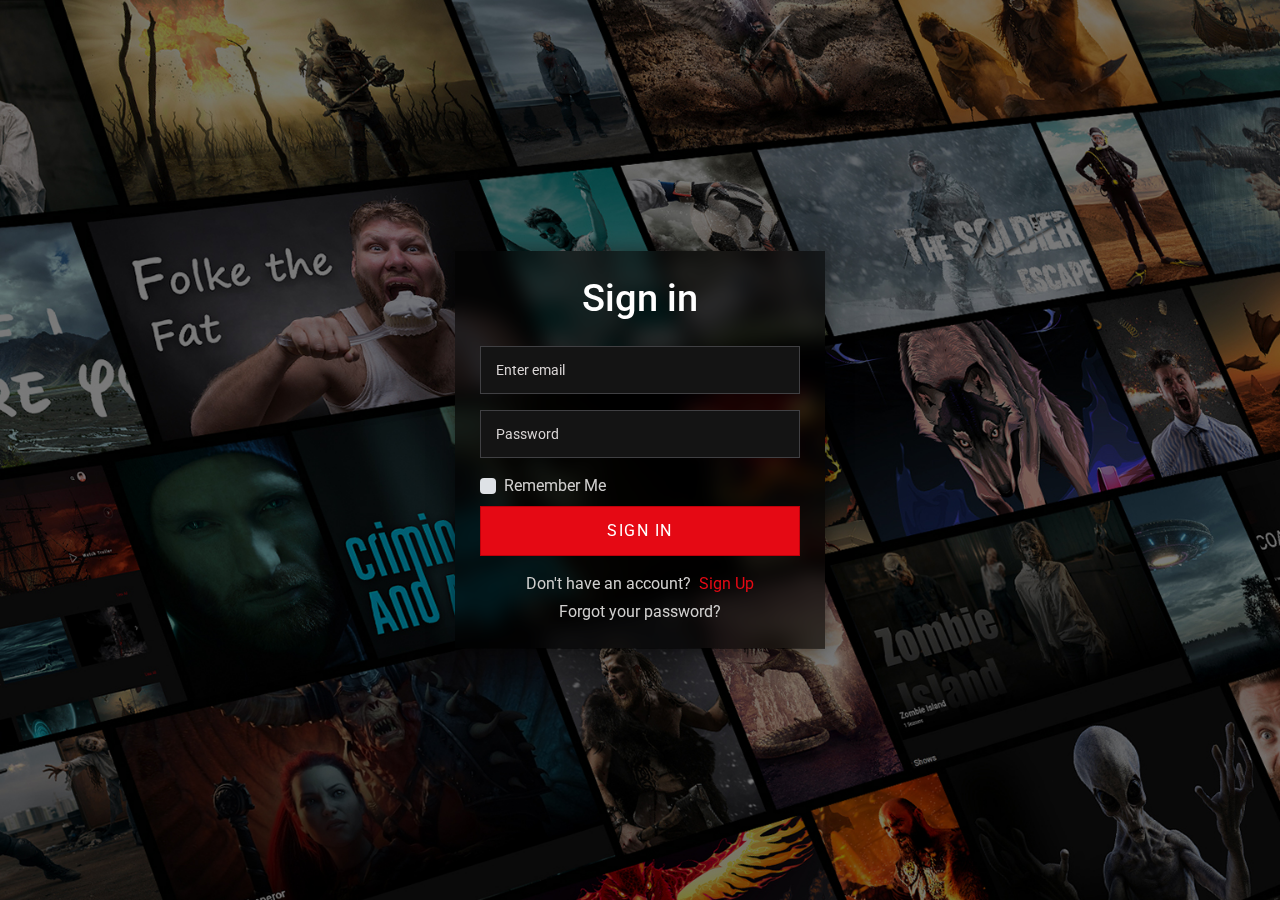
<file: src/html/login.html>
<!doctype html>
<html lang="en-US">

<!-- Mirrored from templates.iqonic.design/streamit/frontend/html/login.html by HTTrack Website Copier/3.x [XR&CO'2014], Sat, 10 Jul 2021 14:28:56 GMT -->
<head>
   <!-- Required meta tags -->
   <meta charset="UTF-8">
   <meta name="viewport" content="width=device-width, initial-scale=1.0">
   <meta http-equiv="X-UA-Compatible" content="ie=edge">
   <title>Streamit - Responsive Bootstrap 4 Template</title>
   <!-- Favicon -->
   <link rel="shortcut icon" href="images/favicon.ico"/>
   <!-- Bootstrap CSS -->
   <link rel="stylesheet" href="css/bootstrap.min.css"/>
   <!-- Typography CSS -->
   <link rel="stylesheet" href="css/typography.css">
   <!-- Style -->
   <link rel="stylesheet" href="css/style.css"/>
   <!-- Responsive -->
   <link rel="stylesheet" href="css/responsive.css"/>
</head>
<body>

<!-- loader Start -->
<!-- <div id="loading">
   <div id="loading-center">
   </div>
</div> -->
<!-- loader END -->
<!-- MainContent -->
<section class="sign-in-page">
   <div class="container">
      <div class="row justify-content-center align-items-center height-self-center">
         <div class="col-lg-5 col-md-12 align-self-center">
            <div class="sign-user_card ">                    
               <div class="sign-in-page-data">
                  <div class="sign-in-from w-100 m-auto">
                     <h3 class="mb-3 text-center">Sign in</h3>
                     <form class="mt-4" action="https://templates.iqonic.design/streamit/frontend/html/index.html">
                        <div class="form-group">                                 
                           <input type="email" class="form-control mb-0" id="exampleInputEmail1" placeholder="Enter email" autocomplete="off" required>
                        </div>
                        <div class="form-group">                                 
                           <input type="password" class="form-control mb-0" id="exampleInputPassword2" placeholder="Password" required>
                        </div>
                        
                           <div class="sign-info">
                              <div class="custom-control custom-checkbox d-inline-block pb-2">
                                 <input type="checkbox" class="custom-control-input" id="customCheck">
                                 <label class="custom-control-label" for="customCheck">Remember Me</label>
                              </div> <br>
                              <a href="index.html" class="btn btn-hover" style="display: block; margin: 0 auto">Sign in</a>
                           </div>                                    
                        
                     </form>
                  </div>
               </div>
               <div class="mt-3">
                  <div class="d-flex justify-content-center links pb-1">
                     Don't have an account? <a href="sign-up.html" class="text-primary ml-2">Sign Up</a>
                  </div>
                  <div class="d-flex justify-content-center links">
                     <a href="reset-password.html" class="f-link">Forgot your password?</a>
                  </div>
               </div>
            </div>
         </div>
      </div>
   </div>
</section>
<!-- MainContent End-->

<!-- back-to-top End -->
<!-- jQuery, Popper JS -->
<script src="js/jquery-3.4.1.min.js"></script>
<script src="js/popper.min.js"></script>
<!-- Bootstrap JS -->
<script src="js/bootstrap.min.js"></script>
<!-- Slick JS -->
<script src="js/slick.min.js"></script>
<!-- owl carousel Js -->
<script src="js/owl.carousel.min.js"></script>
<!-- select2 Js -->
<script src="js/select2.min.js"></script>
<!-- Magnific Popup-->
<script src="js/jquery.magnific-popup.min.js"></script>
<!-- Slick Animation-->
<script src="js/slick-animation.min.js"></script>
<!-- Custom JS-->
<script src="js/custom.js"></script>
</body>

<!-- Mirrored from templates.iqonic.design/streamit/frontend/html/login.html by HTTrack Website Copier/3.x [XR&CO'2014], Sat, 10 Jul 2021 14:28:56 GMT -->
</html>
</file>
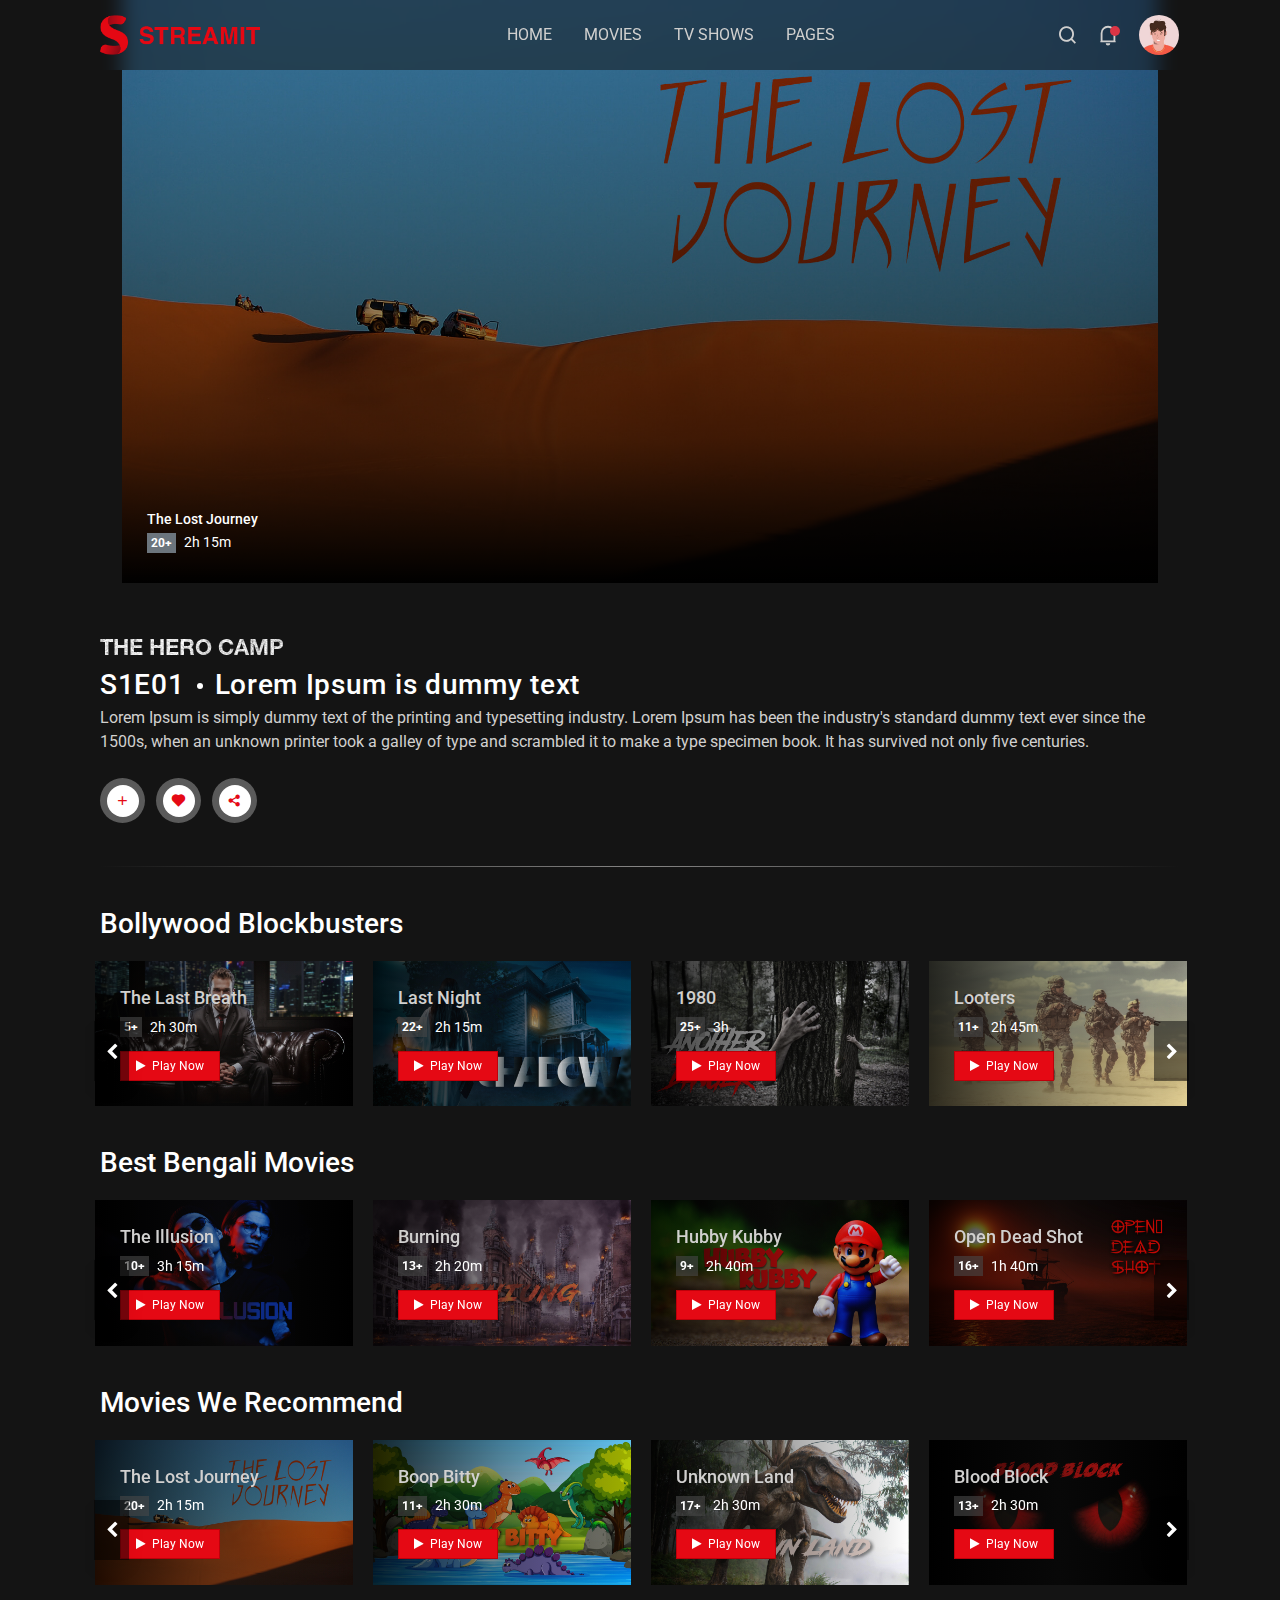
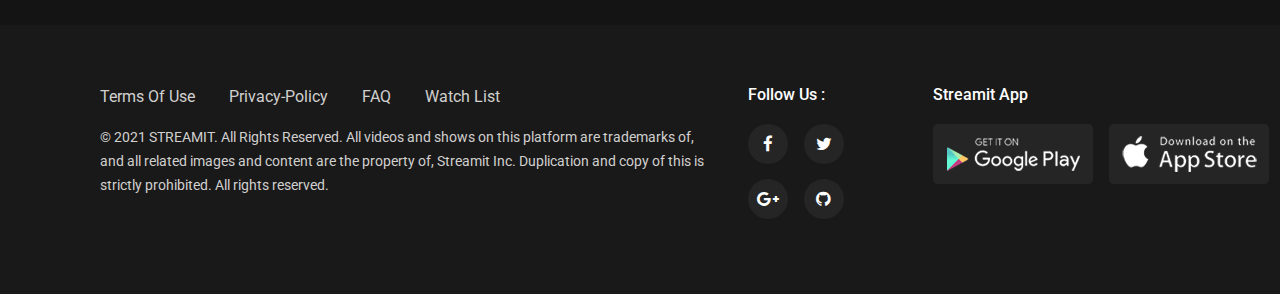
<file: src/html/movie-category-detail.html>
<!doctype html>
<html lang="en-US">


<!-- Mirrored from templates.iqonic.design/streamit/frontend/html/movie-category.html by HTTrack Website Copier/3.x [XR&CO'2014], Sat, 10 Jul 2021 14:28:41 GMT -->
<head>
   <!-- Required meta tags -->
   <meta charset="UTF-8">
   <meta name="viewport" content="width=device-width, initial-scale=1.0">
   <meta http-equiv="X-UA-Compatible" content="ie=edge">
   <title>Streamit - Responsive Bootstrap 4 Template</title>
   <!-- Favicon -->
   <link rel="shortcut icon" href="images/favicon.ico" />
   <!-- Bootstrap CSS -->
   <link rel="stylesheet" href="css/bootstrap.min.css" />
   <!-- Typography CSS -->
   <link rel="stylesheet" href="css/typography.css">
   <!-- Style -->
   <link rel="stylesheet" href="css/style.css" />
   <!-- Responsive -->
   <link rel="stylesheet" href="css/responsive.css" />
</head>

<body>
   <div id="loading">
      <div id="loading-center">
      </div>
   </div>
   <!-- Header -->
   <header id="main-header">
      <div class="main-header">
         <div class="container-fluid">
            <div class="row">
               <div class="col-sm-12">
                  <nav class="navbar navbar-expand-lg navbar-light p-0">
                     <a href="#" class="navbar-toggler c-toggler" data-toggle="collapse"
                        data-target="#navbarSupportedContent" aria-controls="navbarSupportedContent"
                        aria-expanded="false" aria-label="Toggle navigation">
                        <div class="navbar-toggler-icon" data-toggle="collapse">
                           <span class="navbar-menu-icon navbar-menu-icon--top"></span>
                           <span class="navbar-menu-icon navbar-menu-icon--middle"></span>
                           <span class="navbar-menu-icon navbar-menu-icon--bottom"></span>
                        </div>
                     </a>
                     <a class="navbar-brand" href="index.html"> <img class="img-fluid logo" src="images/logo.png"
                        alt="streamit" /> </a>
                     <div class="collapse navbar-collapse" id="navbarSupportedContent">
                        <div class="menu-main-menu-container">
                           <ul id="top-menu" class="navbar-nav ml-auto">
                              <li class="menu-item">
                                 <a href="index.html">Home</a>
                              </li>
                              <li class="menu-item">
                                 <a href="movie-category.html">Movies</a>
                              </li> 
                              <li class="menu-item">
                                 <a href="show-category.html">Tv Shows</a>
                              </li>                                                              
                              <!-- <li class="menu-item">
                                 <a href="movie-category.html">Blog</a>
                              </li> -->
                              <li class="menu-item">
                                 <a href="#">Pages</a>
                                 <ul class="sub-menu">
                                    <li class="menu-item"><a href="about-us.html">About Us</a></li>
                                    <li class="menu-item "><a href="contact.html">Contact</a></li>
                                    <li class="menu-item"><a href="faq.html">FAQ</a></li>
                                    <li class="menu-item"><a href="privacy-policy.html">Privacy-Policy</a></li>
                                    <li class="menu-item"><a href="#">Pricing</a>
                                    <ul class="sub-menu">
                                       <li class="menu-item"><a href="pricing-plan-1.html">Pricing Plan 1</a></li>
                                       <li class="menu-item"><a href="pricing-plan-2.html">Pricing Plan 2</a></li>
                                    </ul>
                                 </li>
                                 </ul>
                              </li>
                           </ul>
                        </div>
                     </div>
                     <div class="mobile-more-menu">
                        <a href="javascript:void(0);" class="more-toggle" id="dropdownMenuButton"
                           data-toggle="more-toggle" aria-haspopup="true" aria-expanded="false">
                        <i class="ri-more-line"></i>
                        </a>
                        <div class="more-menu" aria-labelledby="dropdownMenuButton">
                           <div class="navbar-right position-relative">
                              <ul class="d-flex align-items-center justify-content-end list-inline m-0">
                                 <li>
                                    <a href="#" class="search-toggle">
                                    <i class="ri-search-line"></i>
                                    </a>
                                    <div class="search-box iq-search-bar">
                                       <form action="#" class="searchbox">
                                          <div class="form-group position-relative">
                                             <input type="text" class="text search-input font-size-12"
                                                placeholder="type here to search...">
                                             <i class="search-link ri-search-line"></i>
                                          </div>
                                       </form>
                                    </div>
                                 </li>
                                 <li class="nav-item nav-icon">
                                    <a href="#" class="search-toggle position-relative">
                                       <svg xmlns="http://www.w3.org/2000/svg" viewBox="0 0 24 24" width="22"
                                          height="22" class="noti-svg">
                                          <path fill="none" d="M0 0h24v24H0z" />
                                          <path
                                             d="M18 10a6 6 0 1 0-12 0v8h12v-8zm2 8.667l.4.533a.5.5 0 0 1-.4.8H4a.5.5 0 0 1-.4-.8l.4-.533V10a8 8 0 1 1 16 0v8.667zM9.5 21h5a2.5 2.5 0 1 1-5 0z" />
                                       </svg>
                                       <span class="bg-danger dots"></span>
                                    </a>
                                    <div class="iq-sub-dropdown">
                                       <div class="iq-card shadow-none m-0">
                                          <div class="iq-card-body">
                                             <a href="#" class="iq-sub-card">
                                                <div class="media align-items-center">
                                                   <img src="images/notify/thumb-1.jpg" class="img-fluid mr-3"
                                                      alt="streamit" />
                                                   <div class="media-body">
                                                      <h6 class="mb-0 ">Boop Bitty</h6>
                                                      <small class="font-size-12"> just now</small>
                                                   </div>
                                                </div>
                                             </a>
                                             <a href="#" class="iq-sub-card">
                                                <div class="media align-items-center">
                                                   <img src="images/notify/thumb-2.jpg" class="img-fluid mr-3"
                                                      alt="streamit" />
                                                   <div class="media-body">
                                                      <h6 class="mb-0 ">The Last Breath</h6>
                                                      <small class="font-size-12">15 minutes ago</small>
                                                   </div>
                                                </div>
                                             </a>
                                             <a href="#" class="iq-sub-card">
                                                <div class="media align-items-center">
                                                   <img src="images/notify/thumb-3.jpg" class="img-fluid mr-3"
                                                      alt="streamit" />
                                                   <div class="media-body">
                                                      <h6 class="mb-0 ">The Hero Camp</h6>
                                                      <small class="font-size-12">1 hour ago</small>
                                                   </div>
                                                </div>
                                             </a>
                                          </div>
                                       </div>
                                    </div>
                                 </li>
                                 <li>
                                    <a href="#" class="iq-user-dropdown search-toggle d-flex align-items-center">
                                    <img src="images/user/user.jpg" class="img-fluid avatar-40 rounded-circle"
                                       alt="user">
                                    </a>
                                    <div class="iq-sub-dropdown iq-user-dropdown">
                                       <div class="iq-card shadow-none m-0">
                                          <div class="iq-card-body p-0 pl-3 pr-3">
                                             <a href="manage-profile.html" class="iq-sub-card setting-dropdown">
                                                <div class="media align-items-center">
                                                   <div class="right-icon">
                                                      <i class="ri-file-user-line text-primary"></i>
                                                   </div>
                                                   <div class="media-body ml-3">
                                                      <h6 class="mb-0 ">Manage Profile</h6>
                                                   </div>
                                                </div>
                                             </a>
                                             <a href="setting.html" class="iq-sub-card setting-dropdown">
                                                <div class="media align-items-center">
                                                   <div class="right-icon">
                                                      <i class="ri-settings-4-line text-primary"></i>
                                                   </div>
                                                   <div class="media-body ml-3">
                                                      <h6 class="mb-0 ">Settings</h6>
                                                   </div>
                                                </div>
                                             </a>
                                             <a href="pricing-plan.html" class="iq-sub-card setting-dropdown">
                                                <div class="media align-items-center">
                                                   <div class="right-icon">
                                                      <i class="ri-settings-4-line text-primary"></i>
                                                   </div>
                                                   <div class="media-body ml-3">
                                                      <h6 class="mb-0 ">Pricing Plan</h6>
                                                   </div>
                                                </div>
                                             </a>
                                             <a href="login.html" class="iq-sub-card setting-dropdown">
                                                <div class="media align-items-center">
                                                   <div class="right-icon">
                                                      <i class="ri-logout-circle-line text-primary"></i>
                                                   </div>
                                                   <div class="media-body ml-3">
                                                      <h6 class="mb-0">Logout</h6>
                                                   </div>
                                                </div>
                                             </a>
                                          </div>
                                       </div>
                                    </div>
                                 </li>
                              </ul>
                           </div>
                        </div>
                     </div>
                     <div class="navbar-right menu-right">
                        <ul class="d-flex align-items-center list-inline m-0">
                           <li class="nav-item nav-icon">
                              <a href="#" class="search-toggle device-search">
                              <i class="ri-search-line"></i>
                              </a>
                              <div class="search-box iq-search-bar d-search">
                                 <form action="#" class="searchbox">
                                    <div class="form-group position-relative">
                                       <input type="text" class="text search-input font-size-12"
                                          placeholder="type here to search...">
                                       <i class="search-link ri-search-line"></i>
                                    </div>
                                 </form>
                              </div>
                           </li>
                           <li class="nav-item nav-icon">
                              <a href="#" class="search-toggle" data-toggle="search-toggle">
                                 <svg xmlns="http://www.w3.org/2000/svg" viewBox="0 0 24 24" width="22" height="22"
                                    class="noti-svg">
                                    <path fill="none" d="M0 0h24v24H0z" />
                                    <path
                                       d="M18 10a6 6 0 1 0-12 0v8h12v-8zm2 8.667l.4.533a.5.5 0 0 1-.4.8H4a.5.5 0 0 1-.4-.8l.4-.533V10a8 8 0 1 1 16 0v8.667zM9.5 21h5a2.5 2.5 0 1 1-5 0z" />
                                 </svg>
                                 <span class="bg-danger dots"></span>
                              </a>
                              <div class="iq-sub-dropdown">
                                 <div class="iq-card shadow-none m-0">
                                    <div class="iq-card-body">
                                       <a href="#" class="iq-sub-card">
                                          <div class="media align-items-center">
                                             <img src="images/notify/thumb-1.jpg" class="img-fluid mr-3"
                                                alt="streamit" />
                                             <div class="media-body">
                                                <h6 class="mb-0 ">Boot Bitty</h6>
                                                <small class="font-size-12"> just now</small>
                                             </div>
                                          </div>
                                       </a>
                                       <a href="#" class="iq-sub-card">
                                          <div class="media align-items-center">
                                             <img src="images/notify/thumb-2.jpg" class="img-fluid mr-3"
                                                alt="streamit" />
                                             <div class="media-body">
                                                <h6 class="mb-0 ">The Last Breath</h6>
                                                <small class="font-size-12">15 minutes ago</small>
                                             </div>
                                          </div>
                                       </a>
                                       <a href="#" class="iq-sub-card">
                                          <div class="media align-items-center">
                                             <img src="images/notify/thumb-3.jpg" class="img-fluid mr-3"
                                                alt="streamit" />
                                             <div class="media-body">
                                                <h6 class="mb-0 ">The Hero Camp</h6>
                                                <small class="font-size-12">1 hour ago</small>
                                             </div>
                                          </div>
                                       </a>
                                    </div>
                                 </div>
                              </div>
                           </li>
                           <li class="nav-item nav-icon">
                              <a href="#" class="iq-user-dropdown search-toggle p-0 d-flex align-items-center"
                                 data-toggle="search-toggle">
                              <img src="images/user/user.jpg" class="img-fluid avatar-40 rounded-circle" alt="user">
                              </a>
                              <div class="iq-sub-dropdown iq-user-dropdown">
                                 <div class="iq-card shadow-none m-0">
                                    <div class="iq-card-body p-0 pl-3 pr-3">
                                       <a href="manage-profile.html" class="iq-sub-card setting-dropdown">
                                          <div class="media align-items-center">
                                             <div class="right-icon">
                                                <i class="ri-file-user-line text-primary"></i>
                                             </div>
                                             <div class="media-body ml-3">
                                                <h6 class="my-0 ">Manage Profile</h6>
                                             </div>
                                          </div>
                                       </a>
                                       <a href="setting.html" class="iq-sub-card setting-dropdown">
                                          <div class="media align-items-center">
                                             <div class="right-icon">
                                                <i class="ri-settings-4-line text-primary"></i>
                                             </div>
                                             <div class="media-body ml-3">
                                                <h6 class="my-0 ">Settings</h6>
                                             </div>
                                          </div>
                                       </a>
                                       <a href="pricing-plan.html" class="iq-sub-card setting-dropdown">
                                          <div class="media align-items-center">
                                             <div class="right-icon">
                                                <i class="ri-settings-4-line text-primary"></i>
                                             </div>
                                             <div class="media-body ml-3">
                                                <h6 class="my-0 ">Pricing Plan</h6>
                                             </div>
                                          </div>
                                       </a>
                                       <a href="login.html" class="iq-sub-card setting-dropdown">
                                          <div class="media align-items-center">
                                             <div class="right-icon">
                                                <i class="ri-logout-circle-line text-primary"></i>
                                             </div>
                                             <div class="media-body ml-3">
                                                <h6 class="my-0 ">Logout</h6>
                                             </div>
                                          </div>
                                       </a>
                                    </div>
                                 </div>
                              </div>
                           </li>
                        </ul>
                     </div>
                  </nav>
                  <div class="nav-overlay"></div>
               </div>
            </div>
         </div>
      </div>
   </header>
   <!-- Header End -->
   <!-- Slider Start -->
   <section class="iq-main-slider p-0">
      <div id="tvshows-slide mb-5">
         <div class="col-lg-10" style="margin: 0 auto">
            <a href="movie-details.html">
               <div class="shows-img mb-5">
                  <img src="images/movie-banner/3.jpg" class="w-100" alt="">
                  <div class="shows-content">
                     <h4 class="text-white mb-1">The Lost Journey</h4>
                     <div class="movie-time d-flex align-items-center">
                        <div class="badge badge-secondary p-1 mr-2">20+</div>
                        <span class="text-white">2h 15m</span>
                     </div>
                  </div>
               </div>
            </a>
         </div>         
      </div>
      <section class="movie-detail container-fluid">
         <div class="row">
            <div class="col-lg-12">
               <div class="trending-info season-info g-border">
                  <h4 class="trending-text big-title text-uppercase mt-0">The Hero Camp</h4>
                  <div class="d-flex align-items-center text-white text-detail episode-name mb-0">
                     <span>S1E01</span>
                     <span class="trending-year">Lorem Ipsum is dummy text</span>
                  </div>
                  <p class="trending-dec w-100 mb-0">Lorem Ipsum is simply dummy text of the printing and typesetting
                     industry. Lorem Ipsum has been the industry's standard dummy text ever since the 1500s, when an
                     unknown printer took a galley of type and scrambled it to make a type specimen book. It has
                     survived not only five centuries.</p>
                  <ul class="list-inline p-0 mt-4 share-icons music-play-lists">
                     <li><span><i class="ri-add-line"></i></span></li>
                     <li><span><i class="ri-heart-fill"></i></span></li>
                     <li class="share">
                        <span><i class="ri-share-fill"></i></span>
                        <div class="share-box">
                           <div class="d-flex align-items-center">
                              <a href="#" class="share-ico"><i class="ri-facebook-fill"></i></a>
                              <a href="#" class="share-ico"><i class="ri-twitter-fill"></i></a>
                              <a href="#" class="share-ico"><i class="ri-links-fill"></i></a>
                           </div>
                        </div>
                     </li>
                  </ul>
               </div>
            </div>
         </div>
      </section>
      <!-- <div class="dropdown genres-box">
         <button class="btn btn-secondary dropdown-toggle" type="button" id="dropdownMenuButton" data-toggle="dropdown"
            aria-haspopup="true" aria-expanded="false">
            Genres
         </button>
         <div class="dropdown-menu three-column" aria-labelledby="dropdownMenuButton">
            <a class="dropdown-item" href="#">Hindi</a>
            <a class="dropdown-item" href="#">Tamil</a>
            <a class="dropdown-item" href="#">Punjabi</a>
            <a class="dropdown-item" href="#">English</a>
            <a class="dropdown-item" href="#">Comedies</a>
            <a class="dropdown-item" href="#">Action</a>
            <a class="dropdown-item" href="#">Romance</a>
            <a class="dropdown-item" href="#">Dramas</a>
            <a class="dropdown-item" href="#">Bollywood</a>
            <a class="dropdown-item" href="#">Hollywood</a>
            <a class="dropdown-item" href="#">Children & Family</a>
            <a class="dropdown-item" href="#">Award-Winning</a>
         </div>
      </div> -->
   </section>
   <!-- Slider End -->
   <!-- MainContent -->
   <div class="main-content">
      <section id="iq-favorites">
         <div class="container-fluid">
            <div class="row">
               <div class="col-sm-12 overflow-hidden">
                  <div class="iq-main-header d-flex align-items-center justify-content-between">
                     <h4 class="main-title">Bollywood Blockbusters</h4>
                  </div>
                  <div class="favorites-contens">
                     <ul class="favorites-slider list-inline  row p-0 mb-0">
                        <li class="slide-item">
                              <div class="block-images position-relative">
                                 <div class="img-box">
                                    <img src="images/upcoming/01.jpg" class="img-fluid" alt="">
                                 </div>
                                 <div class="block-description">
                                    <h6 class="iq-title"><a href="show-details.html">The Last Breath</a></h6>
                                    <div class="movie-time d-flex align-items-center my-2">
                                       <div class="badge badge-secondary p-1 mr-2">5+</div>
                                       <span class="text-white">2h 30m</span>
                                    </div>
                                    <div class="hover-buttons">
                                       <span class="btn btn-hover"><i class="fa fa-play mr-1" aria-hidden="true"></i>
                                          Play Now
                                       </span>
                                    </div>
                                 </div>
                                 <div class="block-social-info">
                                    <ul class="list-inline p-0 m-0 music-play-lists">
                                       <li class="share">
                                          <span><i class="ri-share-fill"></i></span>
                                          <div class="share-box">
                                             <div class="d-flex align-items-center">
                                                <a href="https://www.facebook.com/sharer?u=https://iqonic.design/wp-themes/streamit_wp/movie/shadow/" target="_blank" rel="noopener noreferrer" class="share-ico" tabindex="0"><i class="ri-facebook-fill"></i></a>
                                                <a href="https://twitter.com/intent/tweet?text=Currentlyreading" target="_blank" rel="noopener noreferrer" class="share-ico" tabindex="0"><i class="ri-twitter-fill"></i></a>
                                                <a href="#" data-link="https://iqonic.design/wp-themes/streamit_wp/movie/shadow/" class="share-ico iq-copy-link" tabindex="0"><i class="ri-links-fill"></i></a>
                                             </div>
                                          </div>
                                       </li>
                                       <li>
                                           <span><i class="ri-heart-fill"></i></span>
                                           <span class="count-box">19+</span>
                                        </li>
                                      <li><span><i class="ri-add-line"></i></span></li>
                     
                                    </ul>
                                 </div>
                              </div>
                        </li>
                        <li class="slide-item">
                              <div class="block-images position-relative">
                                 <div class="img-box">
                                    <img src="images/upcoming/02.jpg" class="img-fluid" alt="">
                                 </div>
                                 <div class="block-description">
                                    <h6 class="iq-title"><a href="show-details.html">Last Night</a></h6>
                                    <div class="movie-time d-flex align-items-center my-2">
                                       <div class="badge badge-secondary p-1 mr-2">22+</div>
                                       <span class="text-white">2h 15m</span>
                                    </div>
                                    <div class="hover-buttons">
                                       <span class="btn btn-hover">
                                          <i class="fa fa-play mr-1" aria-hidden="true"></i>
                                          Play Now
                                       </span>
                                    </div>
                                 </div>
                                 <div class="block-social-info">
                                    <ul class="list-inline p-0 m-0 music-play-lists">
                                           <li class="share">
                                              <span><i class="ri-share-fill"></i></span>
                                              <div class="share-box">
                                                 <div class="d-flex align-items-center">
                                                    <a href="https://www.facebook.com/sharer?u=https://iqonic.design/wp-themes/streamit_wp/movie/shadow/" target="_blank" rel="noopener noreferrer" class="share-ico" tabindex="0"><i class="ri-facebook-fill"></i></a>
                                                    <a href="https://twitter.com/intent/tweet?text=Currentlyreading" target="_blank" rel="noopener noreferrer" class="share-ico" tabindex="0"><i class="ri-twitter-fill"></i></a>
                                                    <a href="#" data-link="https://iqonic.design/wp-themes/streamit_wp/movie/shadow/" class="share-ico iq-copy-link" tabindex="0"><i class="ri-links-fill"></i></a>
                                                 </div>
                                              </div>
                                           </li>
                                           <li>
                                               <span><i class="ri-heart-fill"></i></span>
                                               <span class="count-box">19+</span>
                                            </li>
                                          <li><span><i class="ri-add-line"></i></span></li>
                         
                                        </ul>
                                 </div>
                              </div>
                        </li>
                        <li class="slide-item">
                              <div class="block-images position-relative">
                                 <div class="img-box">
                                    <img src="images/upcoming/03.jpg" class="img-fluid" alt="">
                                 </div>
                                 <div class="block-description">
                                    <h6 class="iq-title"><a href="show-details.html">1980</a></h6>
                                    <div class="movie-time d-flex align-items-center my-2">
                                       <div class="badge badge-secondary p-1 mr-2">25+</div>
                                       <span class="text-white">3h</span>
                                    </div>
                                    <div class="hover-buttons">
                                       <span class="btn btn-hover">
                                          <i class="fa fa-play mr-1" aria-hidden="true"></i>
                                          Play Now
                                       </span>
                                    </div>
                                 </div>
                                 <div class="block-social-info">
                                    <ul class="list-inline p-0 m-0 music-play-lists">
                                           <li class="share">
                                              <span><i class="ri-share-fill"></i></span>
                                              <div class="share-box">
                                                 <div class="d-flex align-items-center">
                                                    <a href="https://www.facebook.com/sharer?u=https://iqonic.design/wp-themes/streamit_wp/movie/shadow/" target="_blank" rel="noopener noreferrer" class="share-ico" tabindex="0"><i class="ri-facebook-fill"></i></a>
                                                    <a href="https://twitter.com/intent/tweet?text=Currentlyreading" target="_blank" rel="noopener noreferrer" class="share-ico" tabindex="0"><i class="ri-twitter-fill"></i></a>
                                                    <a href="#" data-link="https://iqonic.design/wp-themes/streamit_wp/movie/shadow/" class="share-ico iq-copy-link" tabindex="0"><i class="ri-links-fill"></i></a>
                                                 </div>
                                              </div>
                                           </li>
                                           <li>
                                               <span><i class="ri-heart-fill"></i></span>
                                               <span class="count-box">19+</span>
                                            </li>
                                          <li><span><i class="ri-add-line"></i></span></li>
                         
                                        </ul>
                                 </div>
                              </div>
                        </li>
                        <li class="slide-item">
                              <div class="block-images position-relative">
                                 <div class="img-box">
                                    <img src="images/upcoming/04.jpg" class="img-fluid" alt="">
                                 </div>
                                 <div class="block-description">
                                    <h6 class="iq-title"><a href="show-details.html">Looters</a></h6>
                                    <div class="movie-time d-flex align-items-center my-2">
                                       <div class="badge badge-secondary p-1 mr-2">11+</div>
                                       <span class="text-white">2h 45m</span>
                                    </div>
                                    <div class="hover-buttons">
                                       <span class="btn btn-hover">
                                          <i class="fa fa-play mr-1" aria-hidden="true"></i>
                                          Play Now
                                       </span>
                                    </div>
                                 </div>
                                 <div class="block-social-info">
                                    <ul class="list-inline p-0 m-0 music-play-lists">
                                           <li class="share">
                                              <span><i class="ri-share-fill"></i></span>
                                              <div class="share-box">
                                                 <div class="d-flex align-items-center">
                                                    <a href="https://www.facebook.com/sharer?u=https://iqonic.design/wp-themes/streamit_wp/movie/shadow/" target="_blank" rel="noopener noreferrer" class="share-ico" tabindex="0"><i class="ri-facebook-fill"></i></a>
                                                    <a href="https://twitter.com/intent/tweet?text=Currentlyreading" target="_blank" rel="noopener noreferrer" class="share-ico" tabindex="0"><i class="ri-twitter-fill"></i></a>
                                                    <a href="#" data-link="https://iqonic.design/wp-themes/streamit_wp/movie/shadow/" class="share-ico iq-copy-link" tabindex="0"><i class="ri-links-fill"></i></a>
                                                 </div>
                                              </div>
                                           </li>
                                           <li>
                                               <span><i class="ri-heart-fill"></i></span>
                                               <span class="count-box">19+</span>
                                            </li>
                                          <li><span><i class="ri-add-line"></i></span></li>
                         
                                        </ul>
                                 </div>
                              </div>
                        </li>
                        <li class="slide-item">
                              <div class="block-images position-relative">
                                 <div class="img-box">
                                    <img src="images/upcoming/05.jpg" class="img-fluid" alt="">
                                 </div>
                                 <div class="block-description">
                                    <h6 class="iq-title"><a href="show-details.html">Vugotronic</a></h6>
                                    <div class="movie-time d-flex align-items-center my-2">
                                       <div class="badge badge-secondary p-1 mr-2">9+</div>
                                       <span class="text-white">2h 30m</span>
                                    </div>
                                    <div class="hover-buttons">
                                       <span class="btn btn-hover">
                                          <i class="fa fa-play mr-1" aria-hidden="true"></i>
                                          Play Now
                                       </span>
                                    </div>
                                 </div>
                                 <div class="block-social-info">
                                    <ul class="list-inline p-0 m-0 music-play-lists">
                                           <li class="share">
                                              <span><i class="ri-share-fill"></i></span>
                                              <div class="share-box">
                                                 <div class="d-flex align-items-center">
                                                    <a href="https://www.facebook.com/sharer?u=https://iqonic.design/wp-themes/streamit_wp/movie/shadow/" target="_blank" rel="noopener noreferrer" class="share-ico" tabindex="0"><i class="ri-facebook-fill"></i></a>
                                                    <a href="https://twitter.com/intent/tweet?text=Currentlyreading" target="_blank" rel="noopener noreferrer" class="share-ico" tabindex="0"><i class="ri-twitter-fill"></i></a>
                                                    <a href="#" data-link="https://iqonic.design/wp-themes/streamit_wp/movie/shadow/" class="share-ico iq-copy-link" tabindex="0"><i class="ri-links-fill"></i></a>
                                                 </div>
                                              </div>
                                           </li>
                                           <li>
                                               <span><i class="ri-heart-fill"></i></span>
                                               <span class="count-box">19+</span>
                                            </li>
                                          <li><span><i class="ri-add-line"></i></span></li>
                         
                                        </ul>
                                 </div>
                              </div>
                        </li>
                     </ul>
                  </div>
               </div>
            </div>
         </div>
      </section>
      <section id="iq-upcoming-movie">
         <div class="container-fluid">
            <div class="row">
               <div class="col-sm-12 overflow-hidden">
                  <div class="iq-main-header d-flex align-items-center justify-content-between">
                     <h4 class="main-title">Best Bengali Movies</h4>
                  </div>
                  <div class="upcoming-contens">
                     <ul class="favorites-slider list-inline row p-0 mb-0">
                        <li class="slide-item">
                              <div class="block-images position-relative">
                                 <div class="img-box">
                                    <img src="images/movies/01.jpg" class="img-fluid" alt="">
                                 </div>
                                 <div class="block-description">
                                    <h6 class="iq-title"><a href="show-details.html">The Illusion</a></h6>
                                    <div class="movie-time d-flex align-items-center my-2">
                                       <div class="badge badge-secondary p-1 mr-2">10+</div>
                                       <span class="text-white">3h 15m</span>
                                    </div>
                                    <div class="hover-buttons">
                                       <span class="btn btn-hover"><i class="fa fa-play mr-1" aria-hidden="true"></i>
                                          Play
                                          Now</span>
                                    </div>
                                 </div>
                                 <div class="block-social-info">
                                    <ul class="list-inline p-0 m-0 music-play-lists">
                                           <li class="share">
                                              <span><i class="ri-share-fill"></i></span>
                                              <div class="share-box">
                                                 <div class="d-flex align-items-center">
                                                    <a href="https://www.facebook.com/sharer?u=https://iqonic.design/wp-themes/streamit_wp/movie/shadow/" target="_blank" rel="noopener noreferrer" class="share-ico" tabindex="0"><i class="ri-facebook-fill"></i></a>
                                                    <a href="https://twitter.com/intent/tweet?text=Currentlyreading" target="_blank" rel="noopener noreferrer" class="share-ico" tabindex="0"><i class="ri-twitter-fill"></i></a>
                                                    <a href="#" data-link="https://iqonic.design/wp-themes/streamit_wp/movie/shadow/" class="share-ico iq-copy-link" tabindex="0"><i class="ri-links-fill"></i></a>
                                                 </div>
                                              </div>
                                           </li>
                                           <li>
                                               <span><i class="ri-heart-fill"></i></span>
                                               <span class="count-box">19+</span>
                                            </li>
                                          <li><span><i class="ri-add-line"></i></span></li>
                         
                                        </ul>
                                 </div>
                              </div>
                        </li>
                        <li class="slide-item">
                              <div class="block-images position-relative">
                                 <div class="img-box">
                                    <img src="images/movies/02.jpg" class="img-fluid" alt="">
                                 </div>
                                 <div class="block-description">
                                    <h6 class="iq-title"><a href="show-details.html">Burning</a></h6>
                                    <div class="movie-time d-flex align-items-center my-2">
                                       <div class="badge badge-secondary p-1 mr-2">13+</div>
                                       <span class="text-white">2h 20m</span>
                                    </div>
                                    <div class="hover-buttons">
                                       <span class="btn btn-hover"><i class="fa fa-play mr-1" aria-hidden="true"></i>
                                          Play
                                          Now</span>
                                    </div>
                                 </div>
                                 <div class="block-social-info">
                                    <ul class="list-inline p-0 m-0 music-play-lists">
                                           <li class="share">
                                              <span><i class="ri-share-fill"></i></span>
                                              <div class="share-box">
                                                 <div class="d-flex align-items-center">
                                                    <a href="https://www.facebook.com/sharer?u=https://iqonic.design/wp-themes/streamit_wp/movie/shadow/" target="_blank" rel="noopener noreferrer" class="share-ico" tabindex="0"><i class="ri-facebook-fill"></i></a>
                                                    <a href="https://twitter.com/intent/tweet?text=Currentlyreading" target="_blank" rel="noopener noreferrer" class="share-ico" tabindex="0"><i class="ri-twitter-fill"></i></a>
                                                    <a href="#" data-link="https://iqonic.design/wp-themes/streamit_wp/movie/shadow/" class="share-ico iq-copy-link" tabindex="0"><i class="ri-links-fill"></i></a>
                                                 </div>
                                              </div>
                                           </li>
                                           <li>
                                               <span><i class="ri-heart-fill"></i></span>
                                               <span class="count-box">19+</span>
                                            </li>
                                          <li><span><i class="ri-add-line"></i></span></li>
                         
                                        </ul>
                                 </div>
                              </div>
                        </li>
                        <li class="slide-item">
                              <div class="block-images position-relative">
                                 <div class="img-box">
                                    <img src="images/movies/03.jpg" class="img-fluid" alt="">
                                 </div>
                                 <div class="block-description">
                                    <h6 class="iq-title"><a href="show-details.html">Hubby Kubby</a></h6>
                                    <div class="movie-time d-flex align-items-center my-2">
                                       <div class="badge badge-secondary p-1 mr-2">9+</div>
                                       <span class="text-white">2h 40m</span>
                                    </div>
                                    <div class="hover-buttons">
                                       <span class="btn btn-hover"><i class="fa fa-play mr-1" aria-hidden="true"></i>
                                          Play
                                          Now</span>
                                    </div>
                                 </div>
                                 <div class="block-social-info">
                                    <ul class="list-inline p-0 m-0 music-play-lists">
                                           <li class="share">
                                              <span><i class="ri-share-fill"></i></span>
                                              <div class="share-box">
                                                 <div class="d-flex align-items-center">
                                                    <a href="https://www.facebook.com/sharer?u=https://iqonic.design/wp-themes/streamit_wp/movie/shadow/" target="_blank" rel="noopener noreferrer" class="share-ico" tabindex="0"><i class="ri-facebook-fill"></i></a>
                                                    <a href="https://twitter.com/intent/tweet?text=Currentlyreading" target="_blank" rel="noopener noreferrer" class="share-ico" tabindex="0"><i class="ri-twitter-fill"></i></a>
                                                    <a href="#" data-link="https://iqonic.design/wp-themes/streamit_wp/movie/shadow/" class="share-ico iq-copy-link" tabindex="0"><i class="ri-links-fill"></i></a>
                                                 </div>
                                              </div>
                                           </li>
                                           <li>
                                               <span><i class="ri-heart-fill"></i></span>
                                               <span class="count-box">19+</span>
                                            </li>
                                          <li><span><i class="ri-add-line"></i></span></li>
                         
                                        </ul>
                                 </div>
                              </div>
                        </li>
                        <li class="slide-item">
                              <div class="block-images position-relative">
                                 <div class="img-box">
                                    <img src="images/movies/04.jpg" class="img-fluid" alt="">
                                 </div>
                                 <div class="block-description">
                                    <h6 class="iq-title"><a href="show-details.html">Open Dead Shot</a></h6>
                                    <div class="movie-time d-flex align-items-center my-2">
                                       <div class="badge badge-secondary p-1 mr-2">16+</div>
                                       <span class="text-white">1h 40m</span>
                                    </div>
                                    <div class="hover-buttons">
                                       <span class="btn btn-hover"><i class="fa fa-play mr-1" aria-hidden="true"></i>
                                          Play
                                          Now</span>
                                    </div>
                                 </div>
                                 <div class="block-social-info">
                                    <ul class="list-inline p-0 m-0 music-play-lists">
                                           <li class="share">
                                              <span><i class="ri-share-fill"></i></span>
                                              <div class="share-box">
                                                 <div class="d-flex align-items-center">
                                                    <a href="https://www.facebook.com/sharer?u=https://iqonic.design/wp-themes/streamit_wp/movie/shadow/" target="_blank" rel="noopener noreferrer" class="share-ico" tabindex="0"><i class="ri-facebook-fill"></i></a>
                                                    <a href="https://twitter.com/intent/tweet?text=Currentlyreading" target="_blank" rel="noopener noreferrer" class="share-ico" tabindex="0"><i class="ri-twitter-fill"></i></a>
                                                    <a href="#" data-link="https://iqonic.design/wp-themes/streamit_wp/movie/shadow/" class="share-ico iq-copy-link" tabindex="0"><i class="ri-links-fill"></i></a>
                                                 </div>
                                              </div>
                                           </li>
                                           <li>
                                               <span><i class="ri-heart-fill"></i></span>
                                               <span class="count-box">19+</span>
                                            </li>
                                          <li><span><i class="ri-add-line"></i></span></li>
                         
                                        </ul>
                                 </div>
                              </div>
                        </li>
                        <li class="slide-item">
                              <div class="block-images position-relative">
                                 <div class="img-box">
                                    <img src="images/movies/05.jpg" class="img-fluid" alt="">
                                 </div>
                                 <div class="block-description">
                                    <h6 class="iq-title"><a href="show-details.html">Jumboo Queen</a></h6>
                                    <div class="movie-time d-flex align-items-center my-2">
                                       <div class="badge badge-secondary p-1 mr-2">15+</div>
                                       <span class="text-white">3h</span>
                                    </div>
                                    <div class="hover-buttons">
                                       <span class="btn btn-hover"><i class="fa fa-play mr-1" aria-hidden="true"></i>
                                          Play
                                          Now</span>
                                    </div>
                                 </div>
                                 <div class="block-social-info">
                                    <ul class="list-inline p-0 m-0 music-play-lists">
                                           <li class="share">
                                              <span><i class="ri-share-fill"></i></span>
                                              <div class="share-box">
                                                 <div class="d-flex align-items-center">
                                                    <a href="https://www.facebook.com/sharer?u=https://iqonic.design/wp-themes/streamit_wp/movie/shadow/" target="_blank" rel="noopener noreferrer" class="share-ico" tabindex="0"><i class="ri-facebook-fill"></i></a>
                                                    <a href="https://twitter.com/intent/tweet?text=Currentlyreading" target="_blank" rel="noopener noreferrer" class="share-ico" tabindex="0"><i class="ri-twitter-fill"></i></a>
                                                    <a href="#" data-link="https://iqonic.design/wp-themes/streamit_wp/movie/shadow/" class="share-ico iq-copy-link" tabindex="0"><i class="ri-links-fill"></i></a>
                                                 </div>
                                              </div>
                                           </li>
                                           <li>
                                               <span><i class="ri-heart-fill"></i></span>
                                               <span class="count-box">19+</span>
                                            </li>
                                          <li><span><i class="ri-add-line"></i></span></li>
                         
                                        </ul>
                                 </div>
                              </div>
                        </li>
                     </ul>
                  </div>
               </div>
            </div>
         </div>
      </section>
      <section id="iq-suggestede">
         <div class="container-fluid">
            <div class="row">
               <div class="col-sm-12 overflow-hidden">
                  <div class="iq-main-header d-flex align-items-center justify-content-between">
                     <h4 class="main-title">Movies We Recommend</h4>
                  </div>
                  <div class="suggestede-contens">
                     <ul class="list-inline favorites-slider row p-0 mb-0">
                        <li class="slide-item">
                              <div class="block-images position-relative">
                                 <div class="img-box">
                                    <img src="images/movies/06.jpg" class="img-fluid" alt="">
                                 </div>
                                 <div class="block-description">
                                    <h6 class="iq-title"><a href="show-details.html">The Lost Journey</a></h6>
                                    <div class="movie-time d-flex align-items-center my-2">
                                       <div class="badge badge-secondary p-1 mr-2">20+</div>
                                       <span class="text-white">2h 15m</span>
                                    </div>
                                    <div class="hover-buttons">
                                       <span class="btn btn-hover"><i class="fa fa-play mr-1" aria-hidden="true"></i>
                                          Play
                                          Now</span>
                                    </div>
                                 </div>
                                 <div class="block-social-info">
                                    <ul class="list-inline p-0 m-0 music-play-lists">
                                           <li class="share">
                                              <span><i class="ri-share-fill"></i></span>
                                              <div class="share-box">
                                                 <div class="d-flex align-items-center">
                                                    <a href="https://www.facebook.com/sharer?u=https://iqonic.design/wp-themes/streamit_wp/movie/shadow/" target="_blank" rel="noopener noreferrer" class="share-ico" tabindex="0"><i class="ri-facebook-fill"></i></a>
                                                    <a href="https://twitter.com/intent/tweet?text=Currentlyreading" target="_blank" rel="noopener noreferrer" class="share-ico" tabindex="0"><i class="ri-twitter-fill"></i></a>
                                                    <a href="#" data-link="https://iqonic.design/wp-themes/streamit_wp/movie/shadow/" class="share-ico iq-copy-link" tabindex="0"><i class="ri-links-fill"></i></a>
                                                 </div>
                                              </div>
                                           </li>
                                           <li>
                                               <span><i class="ri-heart-fill"></i></span>
                                               <span class="count-box">19+</span>
                                            </li>
                                          <li><span><i class="ri-add-line"></i></span></li>
                         
                                        </ul>
                                 </div>
                              </div>
                        </li>
                        <li class="slide-item">
                              <div class="block-images position-relative">
                                 <div class="img-box">
                                    <img src="images/movies/07.jpg" class="img-fluid" alt="">
                                 </div>
                                 <div class="block-description">
                                    <h6 class="iq-title"><a href="show-details.html">Boop Bitty</a></h6>
                                    <div class="movie-time d-flex align-items-center my-2">
                                       <div class="badge badge-secondary p-1 mr-2">11+</div>
                                       <span class="text-white">2h 30m</span>
                                    </div>
                                    <div class="hover-buttons">
                                       <span class="btn btn-hover"><i class="fa fa-play mr-1" aria-hidden="true"></i>
                                          Play
                                          Now</span>
                                    </div>
                                 </div>
                                 <div class="block-social-info">
                                    <ul class="list-inline p-0 m-0 music-play-lists">
                                           <li class="share">
                                              <span><i class="ri-share-fill"></i></span>
                                              <div class="share-box">
                                                 <div class="d-flex align-items-center">
                                                    <a href="https://www.facebook.com/sharer?u=https://iqonic.design/wp-themes/streamit_wp/movie/shadow/" target="_blank" rel="noopener noreferrer" class="share-ico" tabindex="0"><i class="ri-facebook-fill"></i></a>
                                                    <a href="https://twitter.com/intent/tweet?text=Currentlyreading" target="_blank" rel="noopener noreferrer" class="share-ico" tabindex="0"><i class="ri-twitter-fill"></i></a>
                                                    <a href="#" data-link="https://iqonic.design/wp-themes/streamit_wp/movie/shadow/" class="share-ico iq-copy-link" tabindex="0"><i class="ri-links-fill"></i></a>
                                                 </div>
                                              </div>
                                           </li>
                                           <li>
                                               <span><i class="ri-heart-fill"></i></span>
                                               <span class="count-box">19+</span>
                                            </li>
                                          <li><span><i class="ri-add-line"></i></span></li>
                         
                                        </ul>
                                 </div>
                              </div>
                        </li>
                        <li class="slide-item">
                              <div class="block-images position-relative">
                                 <div class="img-box">
                                    <img src="images/movies/08.jpg" class="img-fluid" alt="">
                                 </div>
                                 <div class="block-description">
                                    <h6 class="iq-title"><a href="show-details.html">Unknown Land</a></h6>
                                    <div class="movie-time d-flex align-items-center my-2">
                                       <div class="badge badge-secondary p-1 mr-2">17+</div>
                                       <span class="text-white">2h 30m</span>
                                    </div>
                                    <div class="hover-buttons">
                                       <span class="btn btn-hover"><i class="fa fa-play mr-1" aria-hidden="true"></i>
                                          Play
                                          Now</span>
                                    </div>
                                 </div>
                                 <div class="block-social-info">
                                    <ul class="list-inline p-0 m-0 music-play-lists">
                                           <li class="share">
                                              <span><i class="ri-share-fill"></i></span>
                                              <div class="share-box">
                                                 <div class="d-flex align-items-center">
                                                    <a href="https://www.facebook.com/sharer?u=https://iqonic.design/wp-themes/streamit_wp/movie/shadow/" target="_blank" rel="noopener noreferrer" class="share-ico" tabindex="0"><i class="ri-facebook-fill"></i></a>
                                                    <a href="https://twitter.com/intent/tweet?text=Currentlyreading" target="_blank" rel="noopener noreferrer" class="share-ico" tabindex="0"><i class="ri-twitter-fill"></i></a>
                                                    <a href="#" data-link="https://iqonic.design/wp-themes/streamit_wp/movie/shadow/" class="share-ico iq-copy-link" tabindex="0"><i class="ri-links-fill"></i></a>
                                                 </div>
                                              </div>
                                           </li>
                                           <li>
                                               <span><i class="ri-heart-fill"></i></span>
                                               <span class="count-box">19+</span>
                                            </li>
                                          <li><span><i class="ri-add-line"></i></span></li>
                         
                                        </ul>
                                 </div>
                              </div>
                        </li>
                        <li class="slide-item">
                              <div class="block-images position-relative">
                                 <div class="img-box">
                                    <img src="images/movies/09.jpg" class="img-fluid" alt="">
                                 </div>
                                 <div class="block-description">
                                    <h6 class="iq-title"><a href="show-details.html">Blood Block</a></h6>
                                    <div class="movie-time d-flex align-items-center my-2">
                                       <div class="badge badge-secondary p-1 mr-2">13+</div>
                                       <span class="text-white">2h 30m</span>
                                    </div>
                                    <div class="hover-buttons">
                                       <span class="btn btn-hover"><i class="fa fa-play mr-1" aria-hidden="true"></i>
                                          Play
                                          Now</span>
                                    </div>
                                 </div>
                                 <div class="block-social-info">
                                    <ul class="list-inline p-0 m-0 music-play-lists">
                                           <li class="share">
                                              <span><i class="ri-share-fill"></i></span>
                                              <div class="share-box">
                                                 <div class="d-flex align-items-center">
                                                    <a href="https://www.facebook.com/sharer?u=https://iqonic.design/wp-themes/streamit_wp/movie/shadow/" target="_blank" rel="noopener noreferrer" class="share-ico" tabindex="0"><i class="ri-facebook-fill"></i></a>
                                                    <a href="https://twitter.com/intent/tweet?text=Currentlyreading" target="_blank" rel="noopener noreferrer" class="share-ico" tabindex="0"><i class="ri-twitter-fill"></i></a>
                                                    <a href="#" data-link="https://iqonic.design/wp-themes/streamit_wp/movie/shadow/" class="share-ico iq-copy-link" tabindex="0"><i class="ri-links-fill"></i></a>
                                                 </div>
                                              </div>
                                           </li>
                                           <li>
                                               <span><i class="ri-heart-fill"></i></span>
                                               <span class="count-box">19+</span>
                                            </li>
                                          <li><span><i class="ri-add-line"></i></span></li>
                         
                                        </ul>
                                 </div>
                              </div>
                        </li>
                        <li class="slide-item">
                              <div class="block-images position-relative">
                                 <div class="img-box">
                                    <img src="images/movies/10.jpg" class="img-fluid" alt="">
                                 </div>
                                 <div class="block-description">
                                    <h6 class="iq-title"><a href="show-details.html">Champions</a></h6>
                                    <div class="movie-time d-flex align-items-center my-2">
                                       <div class="badge badge-secondary p-1 mr-2">13+</div>
                                       <span class="text-white">2h 30m</span>
                                    </div>
                                    <div class="hover-buttons">
                                       <span class="btn btn-hover"><i class="fa fa-play mr-1" aria-hidden="true"></i>
                                          Play
                                          Now</span>
                                    </div>
                                 </div>
                                 <div class="block-social-info">
                                    <ul class="list-inline p-0 m-0 music-play-lists">
                                           <li class="share">
                                              <span><i class="ri-share-fill"></i></span>
                                              <div class="share-box">
                                                 <div class="d-flex align-items-center">
                                                    <a href="https://www.facebook.com/sharer?u=https://iqonic.design/wp-themes/streamit_wp/movie/shadow/" target="_blank" rel="noopener noreferrer" class="share-ico" tabindex="0"><i class="ri-facebook-fill"></i></a>
                                                    <a href="https://twitter.com/intent/tweet?text=Currentlyreading" target="_blank" rel="noopener noreferrer" class="share-ico" tabindex="0"><i class="ri-twitter-fill"></i></a>
                                                    <a href="#" data-link="https://iqonic.design/wp-themes/streamit_wp/movie/shadow/" class="share-ico iq-copy-link" tabindex="0"><i class="ri-links-fill"></i></a>
                                                 </div>
                                              </div>
                                           </li>
                                           <li>
                                               <span><i class="ri-heart-fill"></i></span>
                                               <span class="count-box">19+</span>
                                            </li>
                                          <li><span><i class="ri-add-line"></i></span></li>
                         
                                        </ul>
                                 </div>
                              </div>
                        </li>
                     </ul>
                  </div>
               </div>
            </div>
         </div>
      </section>
   </div>
   <footer id="contact" class="footer-one iq-bg-dark">
     
      <!-- Address -->
      <div class="footer-top">
          <div class="container-fluid">
              <div class="row footer-standard">
                  <div class="col-lg-7">
                      <div class="widget text-left">
                          <div class="menu-footer-link-1-container">
                              <ul id="menu-footer-link-1" class="menu p-0">
                                 <ul id="menu-footer-link-1" class="menu p-0">
                                    <li id="menu-item-7314" class="menu-item menu-item-type-post_type menu-item-object-page menu-item-7314">
                                       <a href="#">Terms Of Use</a>
                                   </li>
                                   <li id="menu-item-7316" class="menu-item menu-item-type-post_type menu-item-object-page menu-item-7316">
                                       <a href="privacy-policy.html">Privacy-Policy</a>
                                   </li>
                                   <li id="menu-item-7118" class="menu-item menu-item-type-post_type menu-item-object-page menu-item-7118">
                                      <a href="faq.html">FAQ</a>
                                  </li>
                                   <li id="menu-item-7118" class="menu-item menu-item-type-post_type menu-item-object-page menu-item-7118">
                                       <a href="watch-video.html">Watch List</a>
                                   </li>
                                   </ul>
                              </ul>
                          </div>
                      </div>
                      <div class="widget text-left">			
                          <div class="textwidget">
                              <p><small>© 2021 STREAMIT. All Rights Reserved. All videos and shows on this platform are trademarks of, and all related images and content are the property of, Streamit Inc. Duplication and copy of this is strictly prohibited. All rights reserved.</small></p>
                          </div>
                      </div>                        
                  </div>
                  <div class="col-lg-2 col-md-6 mt-4 mt-lg-0">
                      <h6 class="footer-link-title">
                          Follow Us :
                      </h6>
                      <ul class="info-share"> 
                          <li><a target="_blank" href="#"><i class="fa fa-facebook"></i></a></li>
                          <li><a target="_blank" href="#"><i class="fa fa-twitter"></i></a></li>
                          <li><a target="_blank" href="#"><i class="fa fa-google-plus"></i></a></li>
                          <li><a target="_blank" href="#"><i class="fa fa-github"></i></a></li>
                      </ul>

                  </div>
                  <div class="col-lg-3 col-md-6 mt-4 mt-lg-0">
                      <div class="widget text-left">
                          <div class="textwidget">
                              <h6 class="footer-link-title">Streamit App</h6>
                              <div class="d-flex align-items-center">
                                  <a class="app-image" href="#">
                                      <img src="images/footer/01.jpg" alt="play-store">
                                  </a><br>
                                  <a class="ml-3 app-image" href="#"><img src="images/footer/02.jpg" alt="app-store"></a>
                              </div>
                          </div>
                      </div>
                  </div>
              </div>
          </div>
      </div>
      <!-- Address END -->
  </footer>
   <!-- MainContent End-->
   <!-- back-to-top -->
   <div id="back-to-top">
      <a class="top" href="#top" id="top"> <i class="fa fa-angle-up"></i> </a>
   </div>
   <!-- back-to-top End -->
   <!-- jQuery, Popper JS -->
   <script src="js/jquery-3.4.1.min.js"></script>
   <script src="js/popper.min.js"></script>
   <!-- Bootstrap JS -->
   <script src="js/bootstrap.min.js"></script>
   <!-- Slick JS -->
   <script src="js/slick.min.js"></script>
   <!-- owl carousel Js -->
   <script src="js/owl.carousel.min.js"></script>
   <!-- select2 Js -->
   <script src="js/select2.min.js"></script>
   <!-- Magnific Popup-->
   <script src="js/jquery.magnific-popup.min.js"></script>
   <!-- Slick Animation-->
   <script src="js/slick-animation.min.js"></script>
   <!-- Custom JS-->
   <script src="js/custom.js"></script>
</body>


<!-- Mirrored from templates.iqonic.design/streamit/frontend/html/movie-category.html by HTTrack Website Copier/3.x [XR&CO'2014], Sat, 10 Jul 2021 14:28:45 GMT -->
</html>
</file>
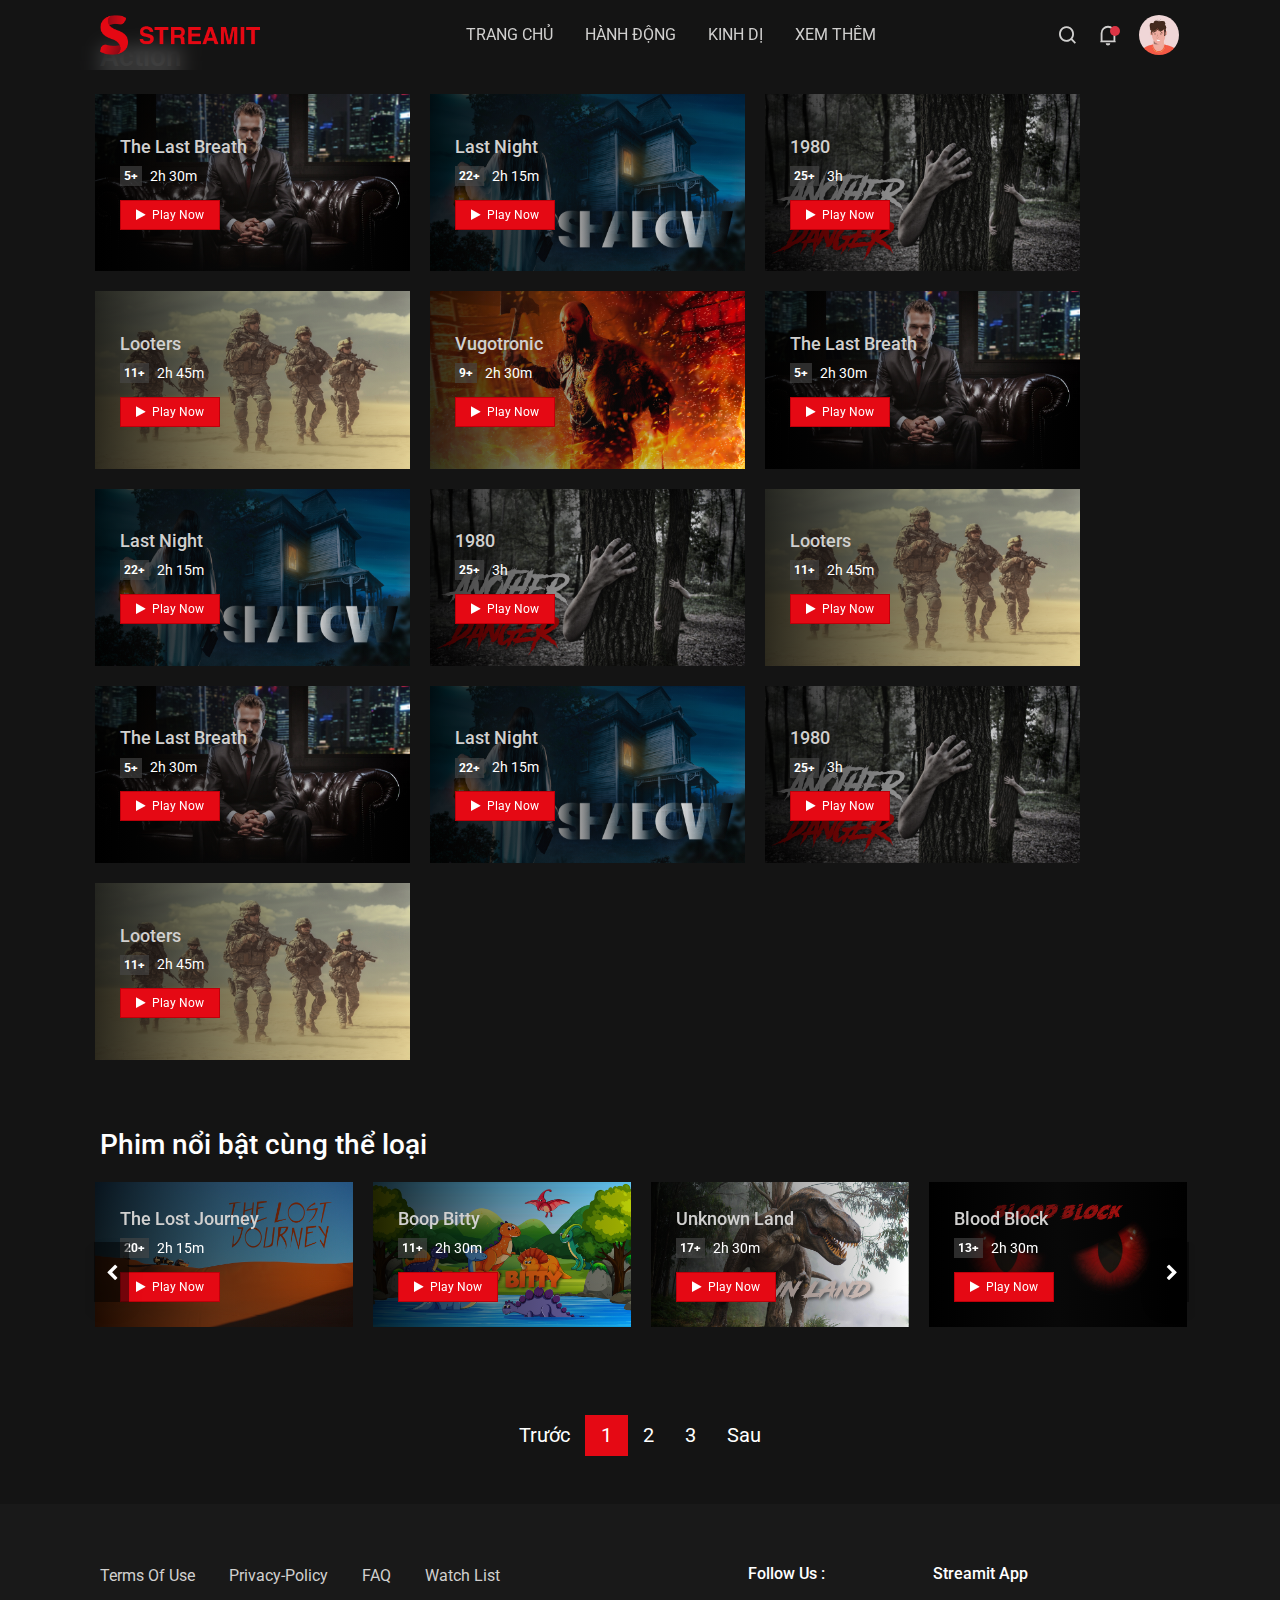
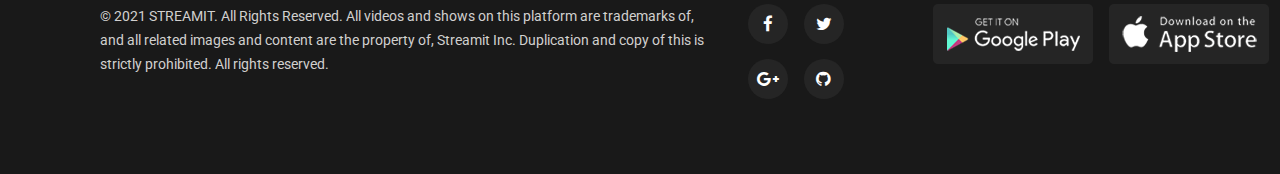
<file: src/html/movie-category.html>
<!doctype html>
<html lang="en-US">


<!-- Mirrored from templates.iqonic.design/streamit/frontend/html/movie-category.html by HTTrack Website Copier/3.x [XR&CO'2014], Sat, 10 Jul 2021 14:28:41 GMT -->

<head>
   <!-- Required meta tags -->
   <meta charset="UTF-8">
   <meta name="viewport" content="width=device-width, initial-scale=1.0">
   <meta http-equiv="X-UA-Compatible" content="ie=edge">
   <title>Streamit - Responsive Bootstrap 4 Template</title>
   <!-- Favicon -->
   <link rel="shortcut icon" href="images/favicon.ico" />
   <!-- Bootstrap CSS -->
   <link rel="stylesheet" href="css/bootstrap.min.css" />
   <!-- Typography CSS -->
   <link rel="stylesheet" href="css/typography.css">
   <!-- Style -->
   <link rel="stylesheet" href="css/style.css" />
   <!-- Responsive -->
   <link rel="stylesheet" href="css/responsive.css" />
</head>

<body>
   <div id="loading">
      <div id="loading-center">
      </div>
   </div>
   <!-- Header -->
   <header id="main-header">
      <div class="main-header">
         <div class="container-fluid">
            <div class="row">
               <div class="col-sm-12">
                  <nav class="navbar navbar-expand-lg navbar-light p-0">
                     <a href="#" class="navbar-toggler c-toggler" data-toggle="collapse"
                        data-target="#navbarSupportedContent" aria-controls="navbarSupportedContent"
                        aria-expanded="false" aria-label="Toggle navigation">
                        <div class="navbar-toggler-icon" data-toggle="collapse">
                           <span class="navbar-menu-icon navbar-menu-icon--top"></span>
                           <span class="navbar-menu-icon navbar-menu-icon--middle"></span>
                           <span class="navbar-menu-icon navbar-menu-icon--bottom"></span>
                        </div>
                     </a>
                     <a class="navbar-brand" href="index.html"> <img class="img-fluid logo" src="images/logo.png"
                           alt="streamit" /> </a>
                     <div class="collapse navbar-collapse" id="navbarSupportedContent">
                        <div class="menu-main-menu-container">
                           <ul id="top-menu" class="navbar-nav ml-auto">
                              <li class="menu-item">
                                 <a href="index.html">Trang chủ</a>
                              </li>
                              <li class="menu-item">
                                 <a href="movie-category.html">Hành động</a>
                              </li>
                              <li class="menu-item">
                                 <a href="show-category.html">Kinh dị</a>
                              </li>

                              <li class="menu-item">
                                 <a href="#">Xem thêm</a>
                                 <ul class="sub-menu menu-item-expand">
                                    <div class="menu-expand-inner">
                                       <ul>
                                          <li class="menu-item"><a href="movie-category.html">Thể loại 1</a></li>
                                          <li class="menu-item"><a href="movie-category.html">Thể loại 2</a></li>
                                          <li class="menu-item"><a href="movie-category.html">Thể loại 3</a></li>
                                          <li class="menu-item"><a href="movie-category.html">Thể loại 4</a></li>
                                          <li class="menu-item"><a href="movie-category.html">Thể loại 5</a></li>
                                       </ul>
                                       <ul>
                                          <li class="menu-item"><a href="movie-category.html">Thể loại 6</a></li>
                                          <li class="menu-item"><a href="movie-category.html">Thể loại 7</a></li>
                                          <li class="menu-item"><a href="movie-category.html">Thể loại 8</a></li>
                                          <li class="menu-item"><a href="movie-category.html">Thể loại 9</a></li>
                                          <li class="menu-item"><a href="movie-category.html">Thể loại 10</a></li>
                                       </ul>
                                    </div>
                                 </ul>
                              </li>
                           </ul>
                        </div>
                     </div>
                     <div class="mobile-more-menu">
                        <a href="javascript:void(0);" class="more-toggle" id="dropdownMenuButton"
                           data-toggle="more-toggle" aria-haspopup="true" aria-expanded="false">
                           <i class="ri-more-line"></i>
                        </a>
                        <div class="more-menu" aria-labelledby="dropdownMenuButton">
                           <div class="navbar-right position-relative">
                              <ul class="d-flex align-items-center justify-content-end list-inline m-0">
                                 <li>
                                    <a href="#" class="search-toggle">
                                       <i class="ri-search-line"></i>
                                    </a>
                                    <div class="search-box iq-search-bar">
                                       <form action="#" class="searchbox">
                                          <div class="form-group position-relative">
                                             <input type="text" class="text search-input font-size-12"
                                                placeholder="type here to search...">
                                             <i class="search-link ri-search-line"></i>
                                          </div>
                                       </form>
                                    </div>
                                 </li>
                                 <li class="nav-item nav-icon">
                                    <a href="#" class="search-toggle position-relative">
                                       <svg xmlns="http://www.w3.org/2000/svg" viewBox="0 0 24 24" width="22"
                                          height="22" class="noti-svg">
                                          <path fill="none" d="M0 0h24v24H0z" />
                                          <path
                                             d="M18 10a6 6 0 1 0-12 0v8h12v-8zm2 8.667l.4.533a.5.5 0 0 1-.4.8H4a.5.5 0 0 1-.4-.8l.4-.533V10a8 8 0 1 1 16 0v8.667zM9.5 21h5a2.5 2.5 0 1 1-5 0z" />
                                       </svg>
                                       <span class="bg-danger dots"></span>
                                    </a>
                                    <div class="iq-sub-dropdown">
                                       <div class="iq-card shadow-none m-0">
                                          <div class="iq-card-body">
                                             <a href="#" class="iq-sub-card">
                                                <div class="media align-items-center">
                                                   <img src="images/notify/thumb-1.jpg" class="img-fluid mr-3"
                                                      alt="streamit" />
                                                   <div class="media-body">
                                                      <h6 class="mb-0 ">Boop Bitty</h6>
                                                      <small class="font-size-12"> just now</small>
                                                   </div>
                                                </div>
                                             </a>
                                             <a href="#" class="iq-sub-card">
                                                <div class="media align-items-center">
                                                   <img src="images/notify/thumb-2.jpg" class="img-fluid mr-3"
                                                      alt="streamit" />
                                                   <div class="media-body">
                                                      <h6 class="mb-0 ">The Last Breath</h6>
                                                      <small class="font-size-12">15 minutes ago</small>
                                                   </div>
                                                </div>
                                             </a>
                                             <a href="#" class="iq-sub-card">
                                                <div class="media align-items-center">
                                                   <img src="images/notify/thumb-3.jpg" class="img-fluid mr-3"
                                                      alt="streamit" />
                                                   <div class="media-body">
                                                      <h6 class="mb-0 ">The Hero Camp</h6>
                                                      <small class="font-size-12">1 hour ago</small>
                                                   </div>
                                                </div>
                                             </a>
                                          </div>
                                       </div>
                                    </div>
                                 </li>
                                 <li>
                                    <a href="#" class="iq-user-dropdown search-toggle d-flex align-items-center">
                                       <img src="images/user/user.jpg" class="img-fluid avatar-40 rounded-circle"
                                          alt="user">
                                    </a>
                                    <div class="iq-sub-dropdown iq-user-dropdown">
                                       <div class="iq-card shadow-none m-0">
                                          <div class="iq-card-body p-0 pl-3 pr-3">
                                             <a href="manage-profile.html" class="iq-sub-card setting-dropdown">
                                                <div class="media align-items-center">
                                                   <div class="right-icon">
                                                      <i class="ri-file-user-line text-primary"></i>
                                                   </div>
                                                   <div class="media-body ml-3">
                                                      <h6 class="mb-0 ">Manage Profile</h6>
                                                   </div>
                                                </div>
                                             </a>
                                             <a href="setting.html" class="iq-sub-card setting-dropdown">
                                                <div class="media align-items-center">
                                                   <div class="right-icon">
                                                      <i class="ri-settings-4-line text-primary"></i>
                                                   </div>
                                                   <div class="media-body ml-3">
                                                      <h6 class="mb-0 ">Settings</h6>
                                                   </div>
                                                </div>
                                             </a>
                                             <a href="pricing-plan.html" class="iq-sub-card setting-dropdown">
                                                <div class="media align-items-center">
                                                   <div class="right-icon">
                                                      <i class="ri-settings-4-line text-primary"></i>
                                                   </div>
                                                   <div class="media-body ml-3">
                                                      <h6 class="mb-0 ">Pricing Plan</h6>
                                                   </div>
                                                </div>
                                             </a>
                                             <a href="login.html" class="iq-sub-card setting-dropdown">
                                                <div class="media align-items-center">
                                                   <div class="right-icon">
                                                      <i class="ri-logout-circle-line text-primary"></i>
                                                   </div>
                                                   <div class="media-body ml-3">
                                                      <h6 class="mb-0">Logout</h6>
                                                   </div>
                                                </div>
                                             </a>
                                          </div>
                                       </div>
                                    </div>
                                 </li>
                              </ul>
                           </div>
                        </div>
                     </div>
                     <div class="navbar-right menu-right">
                        <ul class="d-flex align-items-center list-inline m-0">
                           <li class="nav-item nav-icon">
                              <a href="#" class="search-toggle device-search">
                                 <i class="ri-search-line"></i>
                              </a>
                              <div class="search-box iq-search-bar d-search">
                                 <form action="#" class="searchbox">
                                    <div class="form-group position-relative">
                                       <input type="text" class="text search-input font-size-12"
                                          placeholder="type here to search...">
                                       <i class="search-link ri-search-line"></i>
                                    </div>
                                 </form>
                              </div>
                           </li>
                           <li class="nav-item nav-icon">
                              <a href="#" class="search-toggle" data-toggle="search-toggle">
                                 <svg xmlns="http://www.w3.org/2000/svg" viewBox="0 0 24 24" width="22" height="22"
                                    class="noti-svg">
                                    <path fill="none" d="M0 0h24v24H0z" />
                                    <path
                                       d="M18 10a6 6 0 1 0-12 0v8h12v-8zm2 8.667l.4.533a.5.5 0 0 1-.4.8H4a.5.5 0 0 1-.4-.8l.4-.533V10a8 8 0 1 1 16 0v8.667zM9.5 21h5a2.5 2.5 0 1 1-5 0z" />
                                 </svg>
                                 <span class="bg-danger dots"></span>
                              </a>
                              <div class="iq-sub-dropdown">
                                 <div class="iq-card shadow-none m-0">
                                    <div class="iq-card-body">
                                       <a href="#" class="iq-sub-card">
                                          <div class="media align-items-center">
                                             <img src="images/notify/thumb-1.jpg" class="img-fluid mr-3"
                                                alt="streamit" />
                                             <div class="media-body">
                                                <h6 class="mb-0 ">Boot Bitty</h6>
                                                <small class="font-size-12"> just now</small>
                                             </div>
                                          </div>
                                       </a>
                                       <a href="#" class="iq-sub-card">
                                          <div class="media align-items-center">
                                             <img src="images/notify/thumb-2.jpg" class="img-fluid mr-3"
                                                alt="streamit" />
                                             <div class="media-body">
                                                <h6 class="mb-0 ">The Last Breath</h6>
                                                <small class="font-size-12">15 minutes ago</small>
                                             </div>
                                          </div>
                                       </a>
                                       <a href="#" class="iq-sub-card">
                                          <div class="media align-items-center">
                                             <img src="images/notify/thumb-3.jpg" class="img-fluid mr-3"
                                                alt="streamit" />
                                             <div class="media-body">
                                                <h6 class="mb-0 ">The Hero Camp</h6>
                                                <small class="font-size-12">1 hour ago</small>
                                             </div>
                                          </div>
                                       </a>
                                    </div>
                                 </div>
                              </div>
                           </li>
                           <li class="nav-item nav-icon">
                              <a href="#" class="iq-user-dropdown search-toggle p-0 d-flex align-items-center"
                                 data-toggle="search-toggle">
                                 <img src="images/user/user.jpg" class="img-fluid avatar-40 rounded-circle" alt="user">
                              </a>
                              <div class="iq-sub-dropdown iq-user-dropdown">
                                 <div class="iq-card shadow-none m-0">
                                    <div class="iq-card-body p-0 pl-3 pr-3">
                                       <a href="manage-profile.html" class="iq-sub-card setting-dropdown">
                                          <div class="media align-items-center">
                                             <div class="right-icon">
                                                <i class="ri-file-user-line text-primary"></i>
                                             </div>
                                             <div class="media-body ml-3">
                                                <h6 class="my-0 ">Manage Profile</h6>
                                             </div>
                                          </div>
                                       </a>
                                       <a href="setting.html" class="iq-sub-card setting-dropdown">
                                          <div class="media align-items-center">
                                             <div class="right-icon">
                                                <i class="ri-settings-4-line text-primary"></i>
                                             </div>
                                             <div class="media-body ml-3">
                                                <h6 class="my-0 ">Settings</h6>
                                             </div>
                                          </div>
                                       </a>
                                       <a href="pricing-plan.html" class="iq-sub-card setting-dropdown">
                                          <div class="media align-items-center">
                                             <div class="right-icon">
                                                <i class="ri-settings-4-line text-primary"></i>
                                             </div>
                                             <div class="media-body ml-3">
                                                <h6 class="my-0 ">Pricing Plan</h6>
                                             </div>
                                          </div>
                                       </a>
                                       <a href="login.html" class="iq-sub-card setting-dropdown">
                                          <div class="media align-items-center">
                                             <div class="right-icon">
                                                <i class="ri-logout-circle-line text-primary"></i>
                                             </div>
                                             <div class="media-body ml-3">
                                                <h6 class="my-0 ">Logout</h6>
                                             </div>
                                          </div>
                                       </a>
                                    </div>
                                 </div>
                              </div>
                           </li>
                        </ul>
                     </div>
                  </nav>
                  <div class="nav-overlay"></div>
               </div>
            </div>
         </div>
      </div>
   </header>
   <!-- Header End -->

   <!-- MainContent -->
   <div class="main-content">
      <section id="iq-favorites">
         <div class="container-fluid">
            <div class="row">
               <div class="col-sm-12 overflow-hidden">
                  <div class="iq-main-header d-flex align-items-center justify-content-between">
                     <h4 class="main-title">Action</h4>
                  </div>
                  <div class="favorites-contens">
                     <ul class="favorites-slide list-inline row p-0 mb-0">
                        <li class="slide-item">
                           <div class="block-images position-relative">
                              <div class="img-box">
                                 <img src="images/upcoming/01.jpg" class="img-fluid" alt="">
                              </div>
                              <div class="block-description">
                                 <h6 class="iq-title"><a href="show-details.html">The Last Breath</a></h6>
                                 <div class="movie-time d-flex align-items-center my-2">
                                    <div class="badge badge-secondary p-1 mr-2">5+</div>
                                    <span class="text-white">2h 30m</span>
                                 </div>
                                 <div class="hover-buttons">
                                    <span class="btn btn-hover"><i class="fa fa-play mr-1" aria-hidden="true"></i>
                                       Play Now
                                    </span>
                                 </div>
                              </div>
                              <div class="block-social-info">
                                 <ul class="list-inline p-0 m-0 music-play-lists">
                                    <li class="share">
                                       <span><i class="ri-share-fill"></i></span>
                                       <div class="share-box">
                                          <div class="d-flex align-items-center">
                                             <a href="https://www.facebook.com/sharer?u=https://iqonic.design/wp-themes/streamit_wp/movie/shadow/"
                                                target="_blank" rel="noopener noreferrer" class="share-ico"
                                                tabindex="0"><i class="ri-facebook-fill"></i></a>
                                             <a href="https://twitter.com/intent/tweet?text=Currentlyreading"
                                                target="_blank" rel="noopener noreferrer" class="share-ico"
                                                tabindex="0"><i class="ri-twitter-fill"></i></a>
                                             <a href="#"
                                                data-link="https://iqonic.design/wp-themes/streamit_wp/movie/shadow/"
                                                class="share-ico iq-copy-link" tabindex="0"><i
                                                   class="ri-links-fill"></i></a>
                                          </div>
                                       </div>
                                    </li>
                                    <li>
                                       <span><i class="ri-heart-fill"></i></span>
                                       <span class="count-box">19+</span>
                                    </li>
                                    <li><span><i class="ri-add-line"></i></span></li>

                                 </ul>
                              </div>
                           </div>
                        </li>
                        <li class="slide-item">
                           <div class="block-images position-relative">
                              <div class="img-box">
                                 <img src="images/upcoming/02.jpg" class="img-fluid" alt="">
                              </div>
                              <div class="block-description">
                                 <h6 class="iq-title"><a href="show-details.html">Last Night</a></h6>
                                 <div class="movie-time d-flex align-items-center my-2">
                                    <div class="badge badge-secondary p-1 mr-2">22+</div>
                                    <span class="text-white">2h 15m</span>
                                 </div>
                                 <div class="hover-buttons">
                                    <span class="btn btn-hover">
                                       <i class="fa fa-play mr-1" aria-hidden="true"></i>
                                       Play Now
                                    </span>
                                 </div>
                              </div>
                              <div class="block-social-info">
                                 <ul class="list-inline p-0 m-0 music-play-lists">
                                    <li class="share">
                                       <span><i class="ri-share-fill"></i></span>
                                       <div class="share-box">
                                          <div class="d-flex align-items-center">
                                             <a href="https://www.facebook.com/sharer?u=https://iqonic.design/wp-themes/streamit_wp/movie/shadow/"
                                                target="_blank" rel="noopener noreferrer" class="share-ico"
                                                tabindex="0"><i class="ri-facebook-fill"></i></a>
                                             <a href="https://twitter.com/intent/tweet?text=Currentlyreading"
                                                target="_blank" rel="noopener noreferrer" class="share-ico"
                                                tabindex="0"><i class="ri-twitter-fill"></i></a>
                                             <a href="#"
                                                data-link="https://iqonic.design/wp-themes/streamit_wp/movie/shadow/"
                                                class="share-ico iq-copy-link" tabindex="0"><i
                                                   class="ri-links-fill"></i></a>
                                          </div>
                                       </div>
                                    </li>
                                    <li>
                                       <span><i class="ri-heart-fill"></i></span>
                                       <span class="count-box">19+</span>
                                    </li>
                                    <li><span><i class="ri-add-line"></i></span></li>

                                 </ul>
                              </div>
                           </div>
                        </li>
                        <li class="slide-item">
                           <div class="block-images position-relative">
                              <div class="img-box">
                                 <img src="images/upcoming/03.jpg" class="img-fluid" alt="">
                              </div>
                              <div class="block-description">
                                 <h6 class="iq-title"><a href="show-details.html">1980</a></h6>
                                 <div class="movie-time d-flex align-items-center my-2">
                                    <div class="badge badge-secondary p-1 mr-2">25+</div>
                                    <span class="text-white">3h</span>
                                 </div>
                                 <div class="hover-buttons">
                                    <span class="btn btn-hover">
                                       <i class="fa fa-play mr-1" aria-hidden="true"></i>
                                       Play Now
                                    </span>
                                 </div>
                              </div>
                              <div class="block-social-info">
                                 <ul class="list-inline p-0 m-0 music-play-lists">
                                    <li class="share">
                                       <span><i class="ri-share-fill"></i></span>
                                       <div class="share-box">
                                          <div class="d-flex align-items-center">
                                             <a href="https://www.facebook.com/sharer?u=https://iqonic.design/wp-themes/streamit_wp/movie/shadow/"
                                                target="_blank" rel="noopener noreferrer" class="share-ico"
                                                tabindex="0"><i class="ri-facebook-fill"></i></a>
                                             <a href="https://twitter.com/intent/tweet?text=Currentlyreading"
                                                target="_blank" rel="noopener noreferrer" class="share-ico"
                                                tabindex="0"><i class="ri-twitter-fill"></i></a>
                                             <a href="#"
                                                data-link="https://iqonic.design/wp-themes/streamit_wp/movie/shadow/"
                                                class="share-ico iq-copy-link" tabindex="0"><i
                                                   class="ri-links-fill"></i></a>
                                          </div>
                                       </div>
                                    </li>
                                    <li>
                                       <span><i class="ri-heart-fill"></i></span>
                                       <span class="count-box">19+</span>
                                    </li>
                                    <li><span><i class="ri-add-line"></i></span></li>

                                 </ul>
                              </div>
                           </div>
                        </li>
                        <li class="slide-item">
                           <div class="block-images position-relative">
                              <div class="img-box">
                                 <img src="images/upcoming/04.jpg" class="img-fluid" alt="">
                              </div>
                              <div class="block-description">
                                 <h6 class="iq-title"><a href="show-details.html">Looters</a></h6>
                                 <div class="movie-time d-flex align-items-center my-2">
                                    <div class="badge badge-secondary p-1 mr-2">11+</div>
                                    <span class="text-white">2h 45m</span>
                                 </div>
                                 <div class="hover-buttons">
                                    <span class="btn btn-hover">
                                       <i class="fa fa-play mr-1" aria-hidden="true"></i>
                                       Play Now
                                    </span>
                                 </div>
                              </div>
                              <div class="block-social-info">
                                 <ul class="list-inline p-0 m-0 music-play-lists">
                                    <li class="share">
                                       <span><i class="ri-share-fill"></i></span>
                                       <div class="share-box">
                                          <div class="d-flex align-items-center">
                                             <a href="https://www.facebook.com/sharer?u=https://iqonic.design/wp-themes/streamit_wp/movie/shadow/"
                                                target="_blank" rel="noopener noreferrer" class="share-ico"
                                                tabindex="0"><i class="ri-facebook-fill"></i></a>
                                             <a href="https://twitter.com/intent/tweet?text=Currentlyreading"
                                                target="_blank" rel="noopener noreferrer" class="share-ico"
                                                tabindex="0"><i class="ri-twitter-fill"></i></a>
                                             <a href="#"
                                                data-link="https://iqonic.design/wp-themes/streamit_wp/movie/shadow/"
                                                class="share-ico iq-copy-link" tabindex="0"><i
                                                   class="ri-links-fill"></i></a>
                                          </div>
                                       </div>
                                    </li>
                                    <li>
                                       <span><i class="ri-heart-fill"></i></span>
                                       <span class="count-box">19+</span>
                                    </li>
                                    <li><span><i class="ri-add-line"></i></span></li>

                                 </ul>
                              </div>
                           </div>
                        </li>
                        <li class="slide-item">
                           <div class="block-images position-relative">
                              <div class="img-box">
                                 <img src="images/upcoming/05.jpg" class="img-fluid" alt="">
                              </div>
                              <div class="block-description">
                                 <h6 class="iq-title"><a href="show-details.html">Vugotronic</a></h6>
                                 <div class="movie-time d-flex align-items-center my-2">
                                    <div class="badge badge-secondary p-1 mr-2">9+</div>
                                    <span class="text-white">2h 30m</span>
                                 </div>
                                 <div class="hover-buttons">
                                    <span class="btn btn-hover">
                                       <i class="fa fa-play mr-1" aria-hidden="true"></i>
                                       Play Now
                                    </span>
                                 </div>
                              </div>
                              <div class="block-social-info">
                                 <ul class="list-inline p-0 m-0 music-play-lists">
                                    <li class="share">
                                       <span><i class="ri-share-fill"></i></span>
                                       <div class="share-box">
                                          <div class="d-flex align-items-center">
                                             <a href="https://www.facebook.com/sharer?u=https://iqonic.design/wp-themes/streamit_wp/movie/shadow/"
                                                target="_blank" rel="noopener noreferrer" class="share-ico"
                                                tabindex="0"><i class="ri-facebook-fill"></i></a>
                                             <a href="https://twitter.com/intent/tweet?text=Currentlyreading"
                                                target="_blank" rel="noopener noreferrer" class="share-ico"
                                                tabindex="0"><i class="ri-twitter-fill"></i></a>
                                             <a href="#"
                                                data-link="https://iqonic.design/wp-themes/streamit_wp/movie/shadow/"
                                                class="share-ico iq-copy-link" tabindex="0"><i
                                                   class="ri-links-fill"></i></a>
                                          </div>
                                       </div>
                                    </li>
                                    <li>
                                       <span><i class="ri-heart-fill"></i></span>
                                       <span class="count-box">19+</span>
                                    </li>
                                    <li><span><i class="ri-add-line"></i></span></li>

                                 </ul>
                              </div>
                           </div>
                        </li>
                        <li class="slide-item">
                           <div class="block-images position-relative">
                              <div class="img-box">
                                 <img src="images/upcoming/01.jpg" class="img-fluid" alt="">
                              </div>
                              <div class="block-description">
                                 <h6 class="iq-title"><a href="show-details.html">The Last Breath</a></h6>
                                 <div class="movie-time d-flex align-items-center my-2">
                                    <div class="badge badge-secondary p-1 mr-2">5+</div>
                                    <span class="text-white">2h 30m</span>
                                 </div>
                                 <div class="hover-buttons">
                                    <span class="btn btn-hover"><i class="fa fa-play mr-1" aria-hidden="true"></i>
                                       Play Now
                                    </span>
                                 </div>
                              </div>
                              <div class="block-social-info">
                                 <ul class="list-inline p-0 m-0 music-play-lists">
                                    <li class="share">
                                       <span><i class="ri-share-fill"></i></span>
                                       <div class="share-box">
                                          <div class="d-flex align-items-center">
                                             <a href="https://www.facebook.com/sharer?u=https://iqonic.design/wp-themes/streamit_wp/movie/shadow/"
                                                target="_blank" rel="noopener noreferrer" class="share-ico"
                                                tabindex="0"><i class="ri-facebook-fill"></i></a>
                                             <a href="https://twitter.com/intent/tweet?text=Currentlyreading"
                                                target="_blank" rel="noopener noreferrer" class="share-ico"
                                                tabindex="0"><i class="ri-twitter-fill"></i></a>
                                             <a href="#"
                                                data-link="https://iqonic.design/wp-themes/streamit_wp/movie/shadow/"
                                                class="share-ico iq-copy-link" tabindex="0"><i
                                                   class="ri-links-fill"></i></a>
                                          </div>
                                       </div>
                                    </li>
                                    <li>
                                       <span><i class="ri-heart-fill"></i></span>
                                       <span class="count-box">19+</span>
                                    </li>
                                    <li><span><i class="ri-add-line"></i></span></li>

                                 </ul>
                              </div>
                           </div>
                        </li>
                        <li class="slide-item">
                           <div class="block-images position-relative">
                              <div class="img-box">
                                 <img src="images/upcoming/02.jpg" class="img-fluid" alt="">
                              </div>
                              <div class="block-description">
                                 <h6 class="iq-title"><a href="show-details.html">Last Night</a></h6>
                                 <div class="movie-time d-flex align-items-center my-2">
                                    <div class="badge badge-secondary p-1 mr-2">22+</div>
                                    <span class="text-white">2h 15m</span>
                                 </div>
                                 <div class="hover-buttons">
                                    <span class="btn btn-hover">
                                       <i class="fa fa-play mr-1" aria-hidden="true"></i>
                                       Play Now
                                    </span>
                                 </div>
                              </div>
                              <div class="block-social-info">
                                 <ul class="list-inline p-0 m-0 music-play-lists">
                                    <li class="share">
                                       <span><i class="ri-share-fill"></i></span>
                                       <div class="share-box">
                                          <div class="d-flex align-items-center">
                                             <a href="https://www.facebook.com/sharer?u=https://iqonic.design/wp-themes/streamit_wp/movie/shadow/"
                                                target="_blank" rel="noopener noreferrer" class="share-ico"
                                                tabindex="0"><i class="ri-facebook-fill"></i></a>
                                             <a href="https://twitter.com/intent/tweet?text=Currentlyreading"
                                                target="_blank" rel="noopener noreferrer" class="share-ico"
                                                tabindex="0"><i class="ri-twitter-fill"></i></a>
                                             <a href="#"
                                                data-link="https://iqonic.design/wp-themes/streamit_wp/movie/shadow/"
                                                class="share-ico iq-copy-link" tabindex="0"><i
                                                   class="ri-links-fill"></i></a>
                                          </div>
                                       </div>
                                    </li>
                                    <li>
                                       <span><i class="ri-heart-fill"></i></span>
                                       <span class="count-box">19+</span>
                                    </li>
                                    <li><span><i class="ri-add-line"></i></span></li>

                                 </ul>
                              </div>
                           </div>
                        </li>
                        <li class="slide-item">
                           <div class="block-images position-relative">
                              <div class="img-box">
                                 <img src="images/upcoming/03.jpg" class="img-fluid" alt="">
                              </div>
                              <div class="block-description">
                                 <h6 class="iq-title"><a href="show-details.html">1980</a></h6>
                                 <div class="movie-time d-flex align-items-center my-2">
                                    <div class="badge badge-secondary p-1 mr-2">25+</div>
                                    <span class="text-white">3h</span>
                                 </div>
                                 <div class="hover-buttons">
                                    <span class="btn btn-hover">
                                       <i class="fa fa-play mr-1" aria-hidden="true"></i>
                                       Play Now
                                    </span>
                                 </div>
                              </div>
                              <div class="block-social-info">
                                 <ul class="list-inline p-0 m-0 music-play-lists">
                                    <li class="share">
                                       <span><i class="ri-share-fill"></i></span>
                                       <div class="share-box">
                                          <div class="d-flex align-items-center">
                                             <a href="https://www.facebook.com/sharer?u=https://iqonic.design/wp-themes/streamit_wp/movie/shadow/"
                                                target="_blank" rel="noopener noreferrer" class="share-ico"
                                                tabindex="0"><i class="ri-facebook-fill"></i></a>
                                             <a href="https://twitter.com/intent/tweet?text=Currentlyreading"
                                                target="_blank" rel="noopener noreferrer" class="share-ico"
                                                tabindex="0"><i class="ri-twitter-fill"></i></a>
                                             <a href="#"
                                                data-link="https://iqonic.design/wp-themes/streamit_wp/movie/shadow/"
                                                class="share-ico iq-copy-link" tabindex="0"><i
                                                   class="ri-links-fill"></i></a>
                                          </div>
                                       </div>
                                    </li>
                                    <li>
                                       <span><i class="ri-heart-fill"></i></span>
                                       <span class="count-box">19+</span>
                                    </li>
                                    <li><span><i class="ri-add-line"></i></span></li>

                                 </ul>
                              </div>
                           </div>
                        </li>
                        <li class="slide-item">
                           <div class="block-images position-relative">
                              <div class="img-box">
                                 <img src="images/upcoming/04.jpg" class="img-fluid" alt="">
                              </div>
                              <div class="block-description">
                                 <h6 class="iq-title"><a href="show-details.html">Looters</a></h6>
                                 <div class="movie-time d-flex align-items-center my-2">
                                    <div class="badge badge-secondary p-1 mr-2">11+</div>
                                    <span class="text-white">2h 45m</span>
                                 </div>
                                 <div class="hover-buttons">
                                    <span class="btn btn-hover">
                                       <i class="fa fa-play mr-1" aria-hidden="true"></i>
                                       Play Now
                                    </span>
                                 </div>
                              </div>
                              <div class="block-social-info">
                                 <ul class="list-inline p-0 m-0 music-play-lists">
                                    <li class="share">
                                       <span><i class="ri-share-fill"></i></span>
                                       <div class="share-box">
                                          <div class="d-flex align-items-center">
                                             <a href="https://www.facebook.com/sharer?u=https://iqonic.design/wp-themes/streamit_wp/movie/shadow/"
                                                target="_blank" rel="noopener noreferrer" class="share-ico"
                                                tabindex="0"><i class="ri-facebook-fill"></i></a>
                                             <a href="https://twitter.com/intent/tweet?text=Currentlyreading"
                                                target="_blank" rel="noopener noreferrer" class="share-ico"
                                                tabindex="0"><i class="ri-twitter-fill"></i></a>
                                             <a href="#"
                                                data-link="https://iqonic.design/wp-themes/streamit_wp/movie/shadow/"
                                                class="share-ico iq-copy-link" tabindex="0"><i
                                                   class="ri-links-fill"></i></a>
                                          </div>
                                       </div>
                                    </li>
                                    <li>
                                       <span><i class="ri-heart-fill"></i></span>
                                       <span class="count-box">19+</span>
                                    </li>
                                    <li><span><i class="ri-add-line"></i></span></li>

                                 </ul>
                              </div>
                           </div>
                        </li>
                        <li class="slide-item">
                           <div class="block-images position-relative">
                              <div class="img-box">
                                 <img src="images/upcoming/01.jpg" class="img-fluid" alt="">
                              </div>
                              <div class="block-description">
                                 <h6 class="iq-title"><a href="show-details.html">The Last Breath</a></h6>
                                 <div class="movie-time d-flex align-items-center my-2">
                                    <div class="badge badge-secondary p-1 mr-2">5+</div>
                                    <span class="text-white">2h 30m</span>
                                 </div>
                                 <div class="hover-buttons">
                                    <span class="btn btn-hover"><i class="fa fa-play mr-1" aria-hidden="true"></i>
                                       Play Now
                                    </span>
                                 </div>
                              </div>
                              <div class="block-social-info">
                                 <ul class="list-inline p-0 m-0 music-play-lists">
                                    <li class="share">
                                       <span><i class="ri-share-fill"></i></span>
                                       <div class="share-box">
                                          <div class="d-flex align-items-center">
                                             <a href="https://www.facebook.com/sharer?u=https://iqonic.design/wp-themes/streamit_wp/movie/shadow/"
                                                target="_blank" rel="noopener noreferrer" class="share-ico"
                                                tabindex="0"><i class="ri-facebook-fill"></i></a>
                                             <a href="https://twitter.com/intent/tweet?text=Currentlyreading"
                                                target="_blank" rel="noopener noreferrer" class="share-ico"
                                                tabindex="0"><i class="ri-twitter-fill"></i></a>
                                             <a href="#"
                                                data-link="https://iqonic.design/wp-themes/streamit_wp/movie/shadow/"
                                                class="share-ico iq-copy-link" tabindex="0"><i
                                                   class="ri-links-fill"></i></a>
                                          </div>
                                       </div>
                                    </li>
                                    <li>
                                       <span><i class="ri-heart-fill"></i></span>
                                       <span class="count-box">19+</span>
                                    </li>
                                    <li><span><i class="ri-add-line"></i></span></li>

                                 </ul>
                              </div>
                           </div>
                        </li>
                        <li class="slide-item">
                           <div class="block-images position-relative">
                              <div class="img-box">
                                 <img src="images/upcoming/02.jpg" class="img-fluid" alt="">
                              </div>
                              <div class="block-description">
                                 <h6 class="iq-title"><a href="show-details.html">Last Night</a></h6>
                                 <div class="movie-time d-flex align-items-center my-2">
                                    <div class="badge badge-secondary p-1 mr-2">22+</div>
                                    <span class="text-white">2h 15m</span>
                                 </div>
                                 <div class="hover-buttons">
                                    <span class="btn btn-hover">
                                       <i class="fa fa-play mr-1" aria-hidden="true"></i>
                                       Play Now
                                    </span>
                                 </div>
                              </div>
                              <div class="block-social-info">
                                 <ul class="list-inline p-0 m-0 music-play-lists">
                                    <li class="share">
                                       <span><i class="ri-share-fill"></i></span>
                                       <div class="share-box">
                                          <div class="d-flex align-items-center">
                                             <a href="https://www.facebook.com/sharer?u=https://iqonic.design/wp-themes/streamit_wp/movie/shadow/"
                                                target="_blank" rel="noopener noreferrer" class="share-ico"
                                                tabindex="0"><i class="ri-facebook-fill"></i></a>
                                             <a href="https://twitter.com/intent/tweet?text=Currentlyreading"
                                                target="_blank" rel="noopener noreferrer" class="share-ico"
                                                tabindex="0"><i class="ri-twitter-fill"></i></a>
                                             <a href="#"
                                                data-link="https://iqonic.design/wp-themes/streamit_wp/movie/shadow/"
                                                class="share-ico iq-copy-link" tabindex="0"><i
                                                   class="ri-links-fill"></i></a>
                                          </div>
                                       </div>
                                    </li>
                                    <li>
                                       <span><i class="ri-heart-fill"></i></span>
                                       <span class="count-box">19+</span>
                                    </li>
                                    <li><span><i class="ri-add-line"></i></span></li>

                                 </ul>
                              </div>
                           </div>
                        </li>
                        <li class="slide-item">
                           <div class="block-images position-relative">
                              <div class="img-box">
                                 <img src="images/upcoming/03.jpg" class="img-fluid" alt="">
                              </div>
                              <div class="block-description">
                                 <h6 class="iq-title"><a href="show-details.html">1980</a></h6>
                                 <div class="movie-time d-flex align-items-center my-2">
                                    <div class="badge badge-secondary p-1 mr-2">25+</div>
                                    <span class="text-white">3h</span>
                                 </div>
                                 <div class="hover-buttons">
                                    <span class="btn btn-hover">
                                       <i class="fa fa-play mr-1" aria-hidden="true"></i>
                                       Play Now
                                    </span>
                                 </div>
                              </div>
                              <div class="block-social-info">
                                 <ul class="list-inline p-0 m-0 music-play-lists">
                                    <li class="share">
                                       <span><i class="ri-share-fill"></i></span>
                                       <div class="share-box">
                                          <div class="d-flex align-items-center">
                                             <a href="https://www.facebook.com/sharer?u=https://iqonic.design/wp-themes/streamit_wp/movie/shadow/"
                                                target="_blank" rel="noopener noreferrer" class="share-ico"
                                                tabindex="0"><i class="ri-facebook-fill"></i></a>
                                             <a href="https://twitter.com/intent/tweet?text=Currentlyreading"
                                                target="_blank" rel="noopener noreferrer" class="share-ico"
                                                tabindex="0"><i class="ri-twitter-fill"></i></a>
                                             <a href="#"
                                                data-link="https://iqonic.design/wp-themes/streamit_wp/movie/shadow/"
                                                class="share-ico iq-copy-link" tabindex="0"><i
                                                   class="ri-links-fill"></i></a>
                                          </div>
                                       </div>
                                    </li>
                                    <li>
                                       <span><i class="ri-heart-fill"></i></span>
                                       <span class="count-box">19+</span>
                                    </li>
                                    <li><span><i class="ri-add-line"></i></span></li>
                                 </ul>
                              </div>
                           </div>
                        </li>
                        <li class="slide-item">
                           <div class="block-images position-relative">
                              <div class="img-box">
                                 <img src="images/upcoming/04.jpg" class="img-fluid" alt="">
                              </div>
                              <div class="block-description">
                                 <h6 class="iq-title"><a href="show-details.html">Looters</a></h6>
                                 <div class="movie-time d-flex align-items-center my-2">
                                    <div class="badge badge-secondary p-1 mr-2">11+</div>
                                    <span class="text-white">2h 45m</span>
                                 </div>
                                 <div class="hover-buttons">
                                    <span class="btn btn-hover">
                                       <i class="fa fa-play mr-1" aria-hidden="true"></i>
                                       Play Now
                                    </span>
                                 </div>
                              </div>
                              <div class="block-social-info">
                                 <ul class="list-inline p-0 m-0 music-play-lists">
                                    <li class="share">
                                       <span><i class="ri-share-fill"></i></span>
                                       <div class="share-box">
                                          <div class="d-flex align-items-center">
                                             <a href="https://www.facebook.com/sharer?u=https://iqonic.design/wp-themes/streamit_wp/movie/shadow/"
                                                target="_blank" rel="noopener noreferrer" class="share-ico"
                                                tabindex="0"><i class="ri-facebook-fill"></i></a>
                                             <a href="https://twitter.com/intent/tweet?text=Currentlyreading"
                                                target="_blank" rel="noopener noreferrer" class="share-ico"
                                                tabindex="0"><i class="ri-twitter-fill"></i></a>
                                             <a href="#"
                                                data-link="https://iqonic.design/wp-themes/streamit_wp/movie/shadow/"
                                                class="share-ico iq-copy-link" tabindex="0"><i
                                                   class="ri-links-fill"></i></a>
                                          </div>
                                       </div>
                                    </li>
                                    <li>
                                       <span><i class="ri-heart-fill"></i></span>
                                       <span class="count-box">19+</span>
                                    </li>
                                    <li><span><i class="ri-add-line"></i></span></li>
                                 </ul>
                              </div>
                           </div>
                        </li>
                     </ul>
                  </div>
               </div>
            </div>
         </div>
      </section>
      <section id="iq-suggestede">
         <div class="container-fluid">
            <div class="row">
               <div class="col-sm-12 mt-5 overflow-hidden">
                  <div class="iq-main-header d-flex align-items-center justify-content-between">
                     <h4 class="main-title">Phim nổi bật cùng thể loại</h4>
                  </div>
                  <div class="suggestede-contens">
                     <ul class="list-inline favorites-slider row p-0 mb-0">
                        <li class="slide-item">
                           <div class="block-images position-relative">
                              <div class="img-box">
                                 <img src="images/movies/06.jpg" class="img-fluid" alt="">
                              </div>
                              <div class="block-description">
                                 <h6 class="iq-title"><a href="show-details.html">The Lost Journey</a></h6>
                                 <div class="movie-time d-flex align-items-center my-2">
                                    <div class="badge badge-secondary p-1 mr-2">20+</div>
                                    <span class="text-white">2h 15m</span>
                                 </div>
                                 <div class="hover-buttons">
                                    <span class="btn btn-hover"><i class="fa fa-play mr-1" aria-hidden="true"></i>
                                       Play
                                       Now</span>
                                 </div>
                              </div>
                              <div class="block-social-info">
                                 <ul class="list-inline p-0 m-0 music-play-lists">
                                    <li class="share">
                                       <span><i class="ri-share-fill"></i></span>
                                       <div class="share-box">
                                          <div class="d-flex align-items-center">
                                             <a href="https://www.facebook.com/sharer?u=https://iqonic.design/wp-themes/streamit_wp/movie/shadow/"
                                                target="_blank" rel="noopener noreferrer" class="share-ico"
                                                tabindex="0"><i class="ri-facebook-fill"></i></a>
                                             <a href="https://twitter.com/intent/tweet?text=Currentlyreading"
                                                target="_blank" rel="noopener noreferrer" class="share-ico"
                                                tabindex="0"><i class="ri-twitter-fill"></i></a>
                                             <a href="#"
                                                data-link="https://iqonic.design/wp-themes/streamit_wp/movie/shadow/"
                                                class="share-ico iq-copy-link" tabindex="0"><i
                                                   class="ri-links-fill"></i></a>
                                          </div>
                                       </div>
                                    </li>
                                    <li>
                                       <span><i class="ri-heart-fill"></i></span>
                                       <span class="count-box">19+</span>
                                    </li>
                                    <li><span><i class="ri-add-line"></i></span></li>

                                 </ul>
                              </div>
                           </div>
                        </li>
                        <li class="slide-item">
                           <div class="block-images position-relative">
                              <div class="img-box">
                                 <img src="images/movies/07.jpg" class="img-fluid" alt="">
                              </div>
                              <div class="block-description">
                                 <h6 class="iq-title"><a href="show-details.html">Boop Bitty</a></h6>
                                 <div class="movie-time d-flex align-items-center my-2">
                                    <div class="badge badge-secondary p-1 mr-2">11+</div>
                                    <span class="text-white">2h 30m</span>
                                 </div>
                                 <div class="hover-buttons">
                                    <span class="btn btn-hover"><i class="fa fa-play mr-1" aria-hidden="true"></i>
                                       Play
                                       Now</span>
                                 </div>
                              </div>
                              <div class="block-social-info">
                                 <ul class="list-inline p-0 m-0 music-play-lists">
                                    <li class="share">
                                       <span><i class="ri-share-fill"></i></span>
                                       <div class="share-box">
                                          <div class="d-flex align-items-center">
                                             <a href="https://www.facebook.com/sharer?u=https://iqonic.design/wp-themes/streamit_wp/movie/shadow/"
                                                target="_blank" rel="noopener noreferrer" class="share-ico"
                                                tabindex="0"><i class="ri-facebook-fill"></i></a>
                                             <a href="https://twitter.com/intent/tweet?text=Currentlyreading"
                                                target="_blank" rel="noopener noreferrer" class="share-ico"
                                                tabindex="0"><i class="ri-twitter-fill"></i></a>
                                             <a href="#"
                                                data-link="https://iqonic.design/wp-themes/streamit_wp/movie/shadow/"
                                                class="share-ico iq-copy-link" tabindex="0"><i
                                                   class="ri-links-fill"></i></a>
                                          </div>
                                       </div>
                                    </li>
                                    <li>
                                       <span><i class="ri-heart-fill"></i></span>
                                       <span class="count-box">19+</span>
                                    </li>
                                    <li><span><i class="ri-add-line"></i></span></li>

                                 </ul>
                              </div>
                           </div>
                        </li>
                        <li class="slide-item">
                           <div class="block-images position-relative">
                              <div class="img-box">
                                 <img src="images/movies/08.jpg" class="img-fluid" alt="">
                              </div>
                              <div class="block-description">
                                 <h6 class="iq-title"><a href="show-details.html">Unknown Land</a></h6>
                                 <div class="movie-time d-flex align-items-center my-2">
                                    <div class="badge badge-secondary p-1 mr-2">17+</div>
                                    <span class="text-white">2h 30m</span>
                                 </div>
                                 <div class="hover-buttons">
                                    <span class="btn btn-hover"><i class="fa fa-play mr-1" aria-hidden="true"></i>
                                       Play
                                       Now</span>
                                 </div>
                              </div>
                              <div class="block-social-info">
                                 <ul class="list-inline p-0 m-0 music-play-lists">
                                    <li class="share">
                                       <span><i class="ri-share-fill"></i></span>
                                       <div class="share-box">
                                          <div class="d-flex align-items-center">
                                             <a href="https://www.facebook.com/sharer?u=https://iqonic.design/wp-themes/streamit_wp/movie/shadow/"
                                                target="_blank" rel="noopener noreferrer" class="share-ico"
                                                tabindex="0"><i class="ri-facebook-fill"></i></a>
                                             <a href="https://twitter.com/intent/tweet?text=Currentlyreading"
                                                target="_blank" rel="noopener noreferrer" class="share-ico"
                                                tabindex="0"><i class="ri-twitter-fill"></i></a>
                                             <a href="#"
                                                data-link="https://iqonic.design/wp-themes/streamit_wp/movie/shadow/"
                                                class="share-ico iq-copy-link" tabindex="0"><i
                                                   class="ri-links-fill"></i></a>
                                          </div>
                                       </div>
                                    </li>
                                    <li>
                                       <span><i class="ri-heart-fill"></i></span>
                                       <span class="count-box">19+</span>
                                    </li>
                                    <li><span><i class="ri-add-line"></i></span></li>

                                 </ul>
                              </div>
                           </div>
                        </li>
                        <li class="slide-item">
                           <div class="block-images position-relative">
                              <div class="img-box">
                                 <img src="images/movies/09.jpg" class="img-fluid" alt="">
                              </div>
                              <div class="block-description">
                                 <h6 class="iq-title"><a href="show-details.html">Blood Block</a></h6>
                                 <div class="movie-time d-flex align-items-center my-2">
                                    <div class="badge badge-secondary p-1 mr-2">13+</div>
                                    <span class="text-white">2h 30m</span>
                                 </div>
                                 <div class="hover-buttons">
                                    <span class="btn btn-hover"><i class="fa fa-play mr-1" aria-hidden="true"></i>
                                       Play
                                       Now</span>
                                 </div>
                              </div>
                              <div class="block-social-info">
                                 <ul class="list-inline p-0 m-0 music-play-lists">
                                    <li class="share">
                                       <span><i class="ri-share-fill"></i></span>
                                       <div class="share-box">
                                          <div class="d-flex align-items-center">
                                             <a href="https://www.facebook.com/sharer?u=https://iqonic.design/wp-themes/streamit_wp/movie/shadow/"
                                                target="_blank" rel="noopener noreferrer" class="share-ico"
                                                tabindex="0"><i class="ri-facebook-fill"></i></a>
                                             <a href="https://twitter.com/intent/tweet?text=Currentlyreading"
                                                target="_blank" rel="noopener noreferrer" class="share-ico"
                                                tabindex="0"><i class="ri-twitter-fill"></i></a>
                                             <a href="#"
                                                data-link="https://iqonic.design/wp-themes/streamit_wp/movie/shadow/"
                                                class="share-ico iq-copy-link" tabindex="0"><i
                                                   class="ri-links-fill"></i></a>
                                          </div>
                                       </div>
                                    </li>
                                    <li>
                                       <span><i class="ri-heart-fill"></i></span>
                                       <span class="count-box">19+</span>
                                    </li>
                                    <li><span><i class="ri-add-line"></i></span></li>

                                 </ul>
                              </div>
                           </div>
                        </li>
                        <li class="slide-item">
                           <div class="block-images position-relative">
                              <div class="img-box">
                                 <img src="images/movies/10.jpg" class="img-fluid" alt="">
                              </div>
                              <div class="block-description">
                                 <h6 class="iq-title"><a href="show-details.html">Champions</a></h6>
                                 <div class="movie-time d-flex align-items-center my-2">
                                    <div class="badge badge-secondary p-1 mr-2">13+</div>
                                    <span class="text-white">2h 30m</span>
                                 </div>
                                 <div class="hover-buttons">
                                    <span class="btn btn-hover"><i class="fa fa-play mr-1" aria-hidden="true"></i>
                                       Play
                                       Now</span>
                                 </div>
                              </div>
                              <div class="block-social-info">
                                 <ul class="list-inline p-0 m-0 music-play-lists">
                                    <li class="share">
                                       <span><i class="ri-share-fill"></i></span>
                                       <div class="share-box">
                                          <div class="d-flex align-items-center">
                                             <a href="https://www.facebook.com/sharer?u=https://iqonic.design/wp-themes/streamit_wp/movie/shadow/"
                                                target="_blank" rel="noopener noreferrer" class="share-ico"
                                                tabindex="0"><i class="ri-facebook-fill"></i></a>
                                             <a href="https://twitter.com/intent/tweet?text=Currentlyreading"
                                                target="_blank" rel="noopener noreferrer" class="share-ico"
                                                tabindex="0"><i class="ri-twitter-fill"></i></a>
                                             <a href="#"
                                                data-link="https://iqonic.design/wp-themes/streamit_wp/movie/shadow/"
                                                class="share-ico iq-copy-link" tabindex="0"><i
                                                   class="ri-links-fill"></i></a>
                                          </div>
                                       </div>
                                    </li>
                                    <li>
                                       <span><i class="ri-heart-fill"></i></span>
                                       <span class="count-box">19+</span>
                                    </li>
                                    <li><span><i class="ri-add-line"></i></span></li>

                                 </ul>
                              </div>
                           </div>
                        </li>
                     </ul>
                  </div>
               </div>
            </div>
         </div>
      </section>
      <nav aria-label="Page navigation">
         <ul class="pagination justify-content-center my-5 pagination-inner">
           <li class="page-item">
             <a class="page-link" href="#" tabindex="-1">Trước</a>
           </li>
           <li class="page-item"><a class="page-link active-link" href="#">1</a></li>
           <li class="page-item"><a class="page-link" href="#">2</a></li>
           <li class="page-item"><a class="page-link" href="#">3</a></li>
           <li class="page-item">
             <a class="page-link" href="#">Sau</a>
           </li>
         </ul>
       </nav>
   </div>
   <footer id="contact" class="footer-one iq-bg-dark">

      <!-- Address -->
      <div class="footer-top">
         <div class="container-fluid">
            <div class="row footer-standard">
               <div class="col-lg-7">
                  <div class="widget text-left">
                     <div class="menu-footer-link-1-container">
                        <ul id="menu-footer-link-1" class="menu p-0">
                           <ul id="menu-footer-link-1" class="menu p-0">
                              <li id="menu-item-7314"
                                 class="menu-item menu-item-type-post_type menu-item-object-page menu-item-7314">
                                 <a href="#">Terms Of Use</a>
                              </li>
                              <li id="menu-item-7316"
                                 class="menu-item menu-item-type-post_type menu-item-object-page menu-item-7316">
                                 <a href="privacy-policy.html">Privacy-Policy</a>
                              </li>
                              <li id="menu-item-7118"
                                 class="menu-item menu-item-type-post_type menu-item-object-page menu-item-7118">
                                 <a href="faq.html">FAQ</a>
                              </li>
                              <li id="menu-item-7118"
                                 class="menu-item menu-item-type-post_type menu-item-object-page menu-item-7118">
                                 <a href="watch-video.html">Watch List</a>
                              </li>
                           </ul>
                        </ul>
                     </div>
                  </div>
                  <div class="widget text-left">
                     <div class="textwidget">
                        <p><small>© 2021 STREAMIT. All Rights Reserved. All videos and shows on this platform are
                              trademarks of, and all related images and content are the property of, Streamit Inc.
                              Duplication and copy of this is strictly prohibited. All rights reserved.</small></p>
                     </div>
                  </div>
               </div>
               <div class="col-lg-2 col-md-6 mt-4 mt-lg-0">
                  <h6 class="footer-link-title">
                     Follow Us :
                  </h6>
                  <ul class="info-share">
                     <li><a target="_blank" href="#"><i class="fa fa-facebook"></i></a></li>
                     <li><a target="_blank" href="#"><i class="fa fa-twitter"></i></a></li>
                     <li><a target="_blank" href="#"><i class="fa fa-google-plus"></i></a></li>
                     <li><a target="_blank" href="#"><i class="fa fa-github"></i></a></li>
                  </ul>

               </div>
               <div class="col-lg-3 col-md-6 mt-4 mt-lg-0">
                  <div class="widget text-left">
                     <div class="textwidget">
                        <h6 class="footer-link-title">Streamit App</h6>
                        <div class="d-flex align-items-center">
                           <a class="app-image" href="#">
                              <img src="images/footer/01.jpg" alt="play-store">
                           </a><br>
                           <a class="ml-3 app-image" href="#"><img src="images/footer/02.jpg" alt="app-store"></a>
                        </div>
                     </div>
                  </div>
               </div>
            </div>
         </div>
      </div>
      <!-- Address END -->
   </footer>
   <!-- MainContent End-->
   <!-- back-to-top -->
   <div id="back-to-top">
      <a class="top" href="#top" id="top"> <i class="fa fa-angle-up"></i> </a>
   </div>
   <!-- back-to-top End -->
   <!-- jQuery, Popper JS -->
   <script src="js/jquery-3.4.1.min.js"></script>
   <script src="js/popper.min.js"></script>
   <!-- Bootstrap JS -->
   <script src="js/bootstrap.min.js"></script>
   <!-- Slick JS -->
   <script src="js/slick.min.js"></script>
   <!-- owl carousel Js -->
   <script src="js/owl.carousel.min.js"></script>
   <!-- select2 Js -->
   <script src="js/select2.min.js"></script>
   <!-- Magnific Popup-->
   <script src="js/jquery.magnific-popup.min.js"></script>
   <!-- Slick Animation-->
   <script src="js/slick-animation.min.js"></script>
   <!-- Custom JS-->
   <script src="js/custom.js"></script>
</body>


<!-- Mirrored from templates.iqonic.design/streamit/frontend/html/movie-category.html by HTTrack Website Copier/3.x [XR&CO'2014], Sat, 10 Jul 2021 14:28:45 GMT -->

</html>
</file>
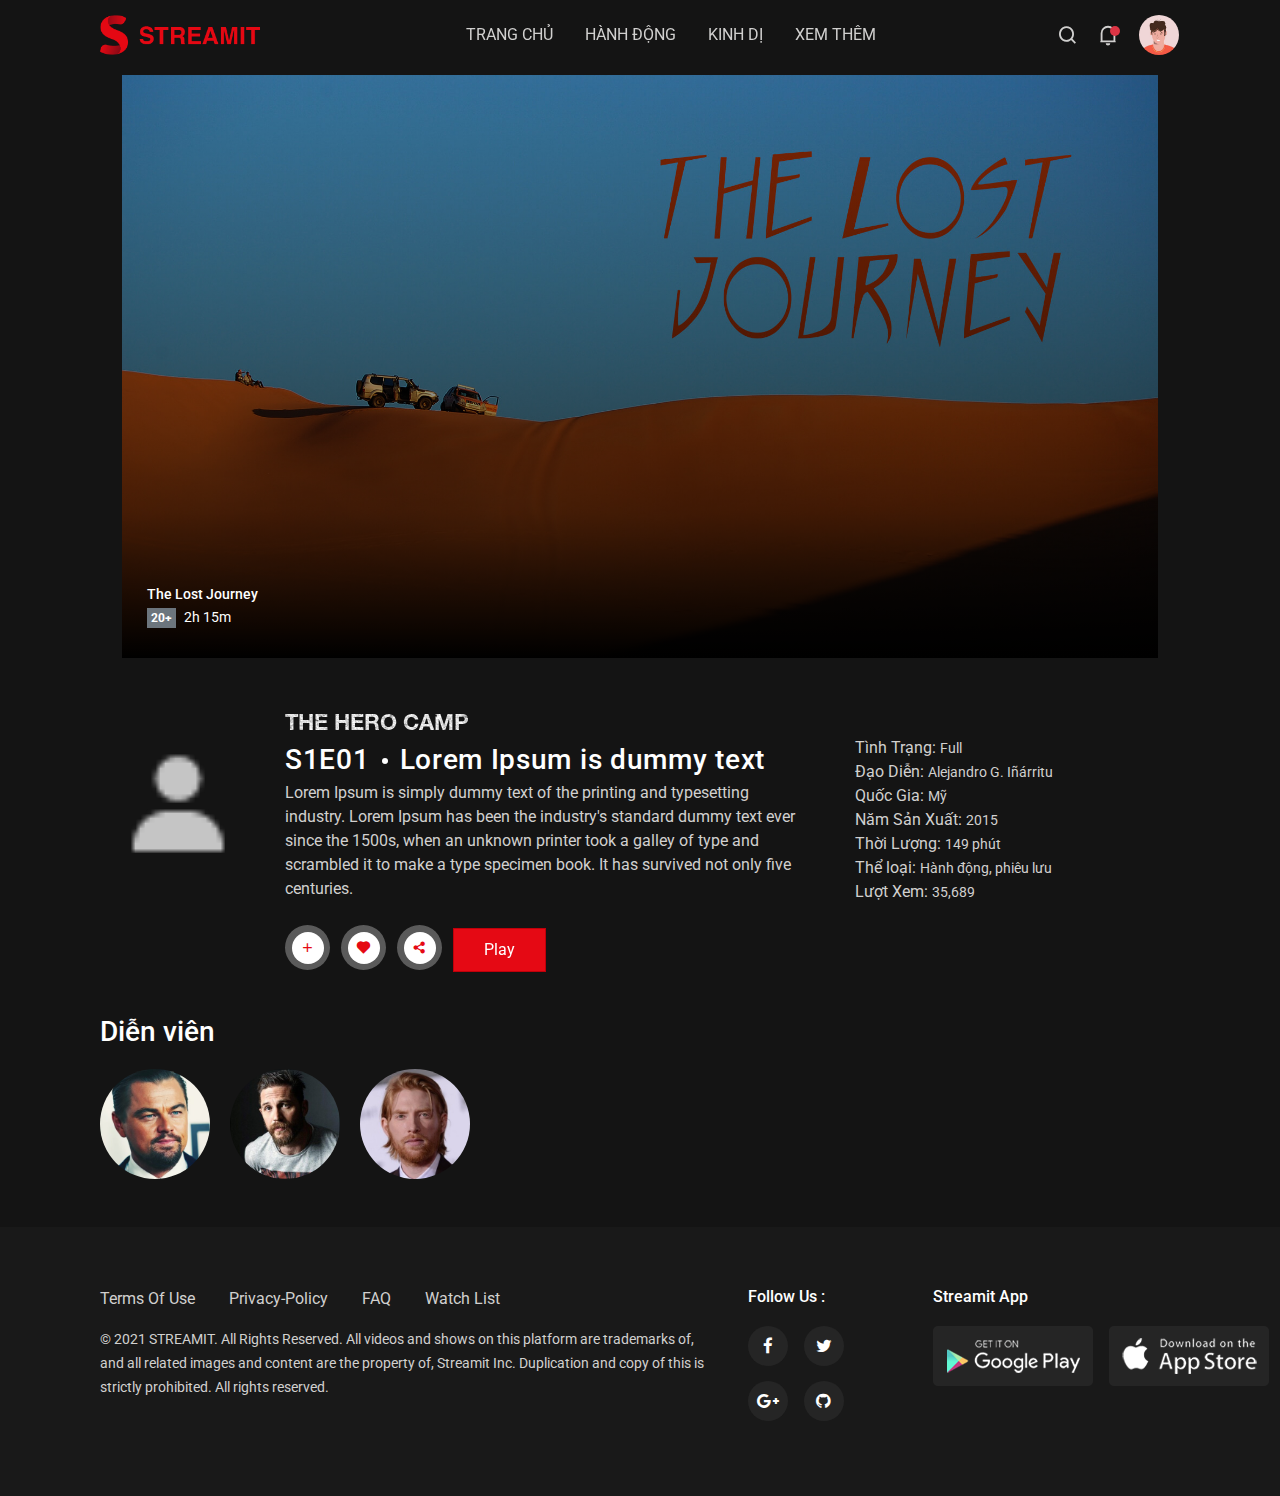
<file: src/html/movie-intro.html>
<!doctype html>
<html lang="en-US">


<!-- Mirrored from templates.iqonic.design/streamit/frontend/html/movie-category.html by HTTrack Website Copier/3.x [XR&CO'2014], Sat, 10 Jul 2021 14:28:41 GMT -->
<head>
   <!-- Required meta tags -->
   <meta charset="UTF-8">
   <meta name="viewport" content="width=device-width, initial-scale=1.0">
   <meta http-equiv="X-UA-Compatible" content="ie=edge">
   <title>Streamit - Responsive Bootstrap 4 Template</title>
   <link href='https://unpkg.com/boxicons@2.0.7/css/boxicons.min.css' rel='stylesheet'>
   <!-- Favicon -->
   <link rel="shortcut icon" href="images/favicon.ico" />
   <!-- Bootstrap CSS -->
   <link rel="stylesheet" href="css/bootstrap.min.css" />
   <!-- Typography CSS -->
   <link rel="stylesheet" href="css/typography.css">
   <!-- Style -->
   <link rel="stylesheet" href="css/style.css" />
   <!-- Responsive -->
   <link rel="stylesheet" href="css/responsive.css" />
   
</head>

<body>
   <div id="loading">
      <div id="loading-center">
      </div>
   </div>
   <!-- Header -->
   <header id="main-header">
      <div class="main-header">
         <div class="container-fluid">
            <div class="row">
               <div class="col-sm-12">
                  <nav class="navbar navbar-expand-lg navbar-light p-0">
                     <a href="#" class="navbar-toggler c-toggler" data-toggle="collapse"
                        data-target="#navbarSupportedContent" aria-controls="navbarSupportedContent"
                        aria-expanded="false" aria-label="Toggle navigation">
                        <div class="navbar-toggler-icon" data-toggle="collapse">
                           <span class="navbar-menu-icon navbar-menu-icon--top"></span>
                           <span class="navbar-menu-icon navbar-menu-icon--middle"></span>
                           <span class="navbar-menu-icon navbar-menu-icon--bottom"></span>
                        </div>
                     </a>
                     <a class="navbar-brand" href="index.html"> <img class="img-fluid logo" src="images/logo.png"
                        alt="streamit" /> </a>
                     <div class="collapse navbar-collapse" id="navbarSupportedContent">
                        <div class="menu-main-menu-container">
                           <ul id="top-menu" class="navbar-nav ml-auto">
                              <li class="menu-item">
                                 <a href="index.html">Trang chủ</a>
                              </li>
                              <li class="menu-item">
                                 <a href="movie-category.html">Hành động</a>
                              </li> 
                              <li class="menu-item">
                                 <a href="show-category.html">Kinh dị</a>
                              </li>                                                              

                              <li class="menu-item">
                                 <a href="#">Xem thêm</a>
                                 <ul class="sub-menu menu-item-expand">
                                    <div class="menu-expand-inner">
                                       <ul>
                                          <li class="menu-item"><a href="movie-category.html">Thể loại 1</a></li>
                                          <li class="menu-item"><a href="movie-category.html">Thể loại 2</a></li>
                                          <li class="menu-item"><a href="movie-category.html">Thể loại 3</a></li>
                                          <li class="menu-item"><a href="movie-category.html">Thể loại 4</a></li>
                                          <li class="menu-item"><a href="movie-category.html">Thể loại 5</a></li>
                                       </ul>
                                       <ul>
                                          <li class="menu-item"><a href="movie-category.html">Thể loại 6</a></li>
                                          <li class="menu-item"><a href="movie-category.html">Thể loại 7</a></li>
                                          <li class="menu-item"><a href="movie-category.html">Thể loại 8</a></li>
                                          <li class="menu-item"><a href="movie-category.html">Thể loại 9</a></li>
                                          <li class="menu-item"><a href="movie-category.html">Thể loại 10</a></li>
                                       </ul>
                                    </div>
                                 </ul>
                              </li>
                           </ul>
                        </div>
                     </div>
                     <div class="mobile-more-menu">
                        <a href="javascript:void(0);" class="more-toggle" id="dropdownMenuButton"
                           data-toggle="more-toggle" aria-haspopup="true" aria-expanded="false">
                        <i class="ri-more-line"></i>
                        </a>
                        <div class="more-menu" aria-labelledby="dropdownMenuButton">
                           <div class="navbar-right position-relative">
                              <ul class="d-flex align-items-center justify-content-end list-inline m-0">
                                 <li>
                                    <a href="#" class="search-toggle">
                                    <i class="ri-search-line"></i>
                                    </a>
                                    <div class="search-box iq-search-bar">
                                       <form action="#" class="searchbox">
                                          <div class="form-group position-relative">
                                             <input type="text" class="text search-input font-size-12"
                                                placeholder="type here to search...">
                                             <i class="search-link ri-search-line"></i>
                                          </div>
                                       </form>
                                    </div>
                                 </li>
                                 <li class="nav-item nav-icon">
                                    <a href="#" class="search-toggle position-relative">
                                       <svg xmlns="http://www.w3.org/2000/svg" viewBox="0 0 24 24" width="22"
                                          height="22" class="noti-svg">
                                          <path fill="none" d="M0 0h24v24H0z" />
                                          <path
                                             d="M18 10a6 6 0 1 0-12 0v8h12v-8zm2 8.667l.4.533a.5.5 0 0 1-.4.8H4a.5.5 0 0 1-.4-.8l.4-.533V10a8 8 0 1 1 16 0v8.667zM9.5 21h5a2.5 2.5 0 1 1-5 0z" />
                                       </svg>
                                       <span class="bg-danger dots"></span>
                                    </a>
                                    <div class="iq-sub-dropdown">
                                       <div class="iq-card shadow-none m-0">
                                          <div class="iq-card-body">
                                             <a href="#" class="iq-sub-card">
                                                <div class="media align-items-center">
                                                   <img src="images/notify/thumb-1.jpg" class="img-fluid mr-3"
                                                      alt="streamit" />
                                                   <div class="media-body">
                                                      <h6 class="mb-0 ">Boop Bitty</h6>
                                                      <small class="font-size-12"> just now</small>
                                                   </div>
                                                </div>
                                             </a>
                                             <a href="#" class="iq-sub-card">
                                                <div class="media align-items-center">
                                                   <img src="images/notify/thumb-2.jpg" class="img-fluid mr-3"
                                                      alt="streamit" />
                                                   <div class="media-body">
                                                      <h6 class="mb-0 ">The Last Breath</h6>
                                                      <small class="font-size-12">15 minutes ago</small>
                                                   </div>
                                                </div>
                                             </a>
                                             <a href="#" class="iq-sub-card">
                                                <div class="media align-items-center">
                                                   <img src="images/notify/thumb-3.jpg" class="img-fluid mr-3"
                                                      alt="streamit" />
                                                   <div class="media-body">
                                                      <h6 class="mb-0 ">The Hero Camp</h6>
                                                      <small class="font-size-12">1 hour ago</small>
                                                   </div>
                                                </div>
                                             </a>
                                          </div>
                                       </div>
                                    </div>
                                 </li>
                                 <li>
                                    <a href="#" class="iq-user-dropdown search-toggle d-flex align-items-center">
                                    <img src="images/user/user.jpg" class="img-fluid avatar-40 rounded-circle"
                                       alt="user">
                                    </a>
                                    <div class="iq-sub-dropdown iq-user-dropdown">
                                       <div class="iq-card shadow-none m-0">
                                          <div class="iq-card-body p-0 pl-3 pr-3">
                                             <a href="manage-profile.html" class="iq-sub-card setting-dropdown">
                                                <div class="media align-items-center">
                                                   <div class="right-icon">
                                                      <i class="ri-file-user-line text-primary"></i>
                                                   </div>
                                                   <div class="media-body ml-3">
                                                      <h6 class="mb-0 ">Manage Profile</h6>
                                                   </div>
                                                </div>
                                             </a>
                                             <a href="setting.html" class="iq-sub-card setting-dropdown">
                                                <div class="media align-items-center">
                                                   <div class="right-icon">
                                                      <i class="ri-settings-4-line text-primary"></i>
                                                   </div>
                                                   <div class="media-body ml-3">
                                                      <h6 class="mb-0 ">Settings</h6>
                                                   </div>
                                                </div>
                                             </a>
                                             <a href="pricing-plan.html" class="iq-sub-card setting-dropdown">
                                                <div class="media align-items-center">
                                                   <div class="right-icon">
                                                      <i class="ri-settings-4-line text-primary"></i>
                                                   </div>
                                                   <div class="media-body ml-3">
                                                      <h6 class="mb-0 ">Pricing Plan</h6>
                                                   </div>
                                                </div>
                                             </a>
                                             <a href="login.html" class="iq-sub-card setting-dropdown">
                                                <div class="media align-items-center">
                                                   <div class="right-icon">
                                                      <i class="ri-logout-circle-line text-primary"></i>
                                                   </div>
                                                   <div class="media-body ml-3">
                                                      <h6 class="mb-0">Logout</h6>
                                                   </div>
                                                </div>
                                             </a>
                                          </div>
                                       </div>
                                    </div>
                                 </li>
                              </ul>
                           </div>
                        </div>
                     </div>
                     <div class="navbar-right menu-right">
                        <ul class="d-flex align-items-center list-inline m-0">
                           <li class="nav-item nav-icon">
                              <a href="#" class="search-toggle device-search">
                              <i class="ri-search-line"></i>
                              </a>
                              <div class="search-box iq-search-bar d-search">
                                 <form action="#" class="searchbox">
                                    <div class="form-group position-relative">
                                       <input type="text" class="text search-input font-size-12"
                                          placeholder="type here to search...">
                                       <i class="search-link ri-search-line"></i>
                                    </div>
                                 </form>
                              </div>
                           </li>
                           <li class="nav-item nav-icon">
                              <a href="#" class="search-toggle" data-toggle="search-toggle">
                                 <svg xmlns="http://www.w3.org/2000/svg" viewBox="0 0 24 24" width="22" height="22"
                                    class="noti-svg">
                                    <path fill="none" d="M0 0h24v24H0z" />
                                    <path
                                       d="M18 10a6 6 0 1 0-12 0v8h12v-8zm2 8.667l.4.533a.5.5 0 0 1-.4.8H4a.5.5 0 0 1-.4-.8l.4-.533V10a8 8 0 1 1 16 0v8.667zM9.5 21h5a2.5 2.5 0 1 1-5 0z" />
                                 </svg>
                                 <span class="bg-danger dots"></span>
                              </a>
                              <div class="iq-sub-dropdown">
                                 <div class="iq-card shadow-none m-0">
                                    <div class="iq-card-body">
                                       <a href="#" class="iq-sub-card">
                                          <div class="media align-items-center">
                                             <img src="images/notify/thumb-1.jpg" class="img-fluid mr-3"
                                                alt="streamit" />
                                             <div class="media-body">
                                                <h6 class="mb-0 ">Boot Bitty</h6>
                                                <small class="font-size-12"> just now</small>
                                             </div>
                                          </div>
                                       </a>
                                       <a href="#" class="iq-sub-card">
                                          <div class="media align-items-center">
                                             <img src="images/notify/thumb-2.jpg" class="img-fluid mr-3"
                                                alt="streamit" />
                                             <div class="media-body">
                                                <h6 class="mb-0 ">The Last Breath</h6>
                                                <small class="font-size-12">15 minutes ago</small>
                                             </div>
                                          </div>
                                       </a>
                                       <a href="#" class="iq-sub-card">
                                          <div class="media align-items-center">
                                             <img src="images/notify/thumb-3.jpg" class="img-fluid mr-3"
                                                alt="streamit" />
                                             <div class="media-body">
                                                <h6 class="mb-0 ">The Hero Camp</h6>
                                                <small class="font-size-12">1 hour ago</small>
                                             </div>
                                          </div>
                                       </a>
                                    </div>
                                 </div>
                              </div>
                           </li>
                           <li class="nav-item nav-icon">
                              <a href="#" class="iq-user-dropdown search-toggle p-0 d-flex align-items-center"
                                 data-toggle="search-toggle">
                              <img src="images/user/user.jpg" class="img-fluid avatar-40 rounded-circle" alt="user">
                              </a>
                              <div class="iq-sub-dropdown iq-user-dropdown">
                                 <div class="iq-card shadow-none m-0">
                                    <div class="iq-card-body p-0 pl-3 pr-3">
                                       <a href="manage-profile.html" class="iq-sub-card setting-dropdown">
                                          <div class="media align-items-center">
                                             <div class="right-icon">
                                                <i class="ri-file-user-line text-primary"></i>
                                             </div>
                                             <div class="media-body ml-3">
                                                <h6 class="my-0 ">Manage Profile</h6>
                                             </div>
                                          </div>
                                       </a>
                                       <a href="setting.html" class="iq-sub-card setting-dropdown">
                                          <div class="media align-items-center">
                                             <div class="right-icon">
                                                <i class="ri-settings-4-line text-primary"></i>
                                             </div>
                                             <div class="media-body ml-3">
                                                <h6 class="my-0 ">Settings</h6>
                                             </div>
                                          </div>
                                       </a>
                                       <a href="pricing-plan.html" class="iq-sub-card setting-dropdown">
                                          <div class="media align-items-center">
                                             <div class="right-icon">
                                                <i class="ri-settings-4-line text-primary"></i>
                                             </div>
                                             <div class="media-body ml-3">
                                                <h6 class="my-0 ">Pricing Plan</h6>
                                             </div>
                                          </div>
                                       </a>
                                       <a href="login.html" class="iq-sub-card setting-dropdown">
                                          <div class="media align-items-center">
                                             <div class="right-icon">
                                                <i class="ri-logout-circle-line text-primary"></i>
                                             </div>
                                             <div class="media-body ml-3">
                                                <h6 class="my-0 ">Logout</h6>
                                             </div>
                                          </div>
                                       </a>
                                    </div>
                                 </div>
                              </div>
                           </li>
                        </ul>
                     </div>
                  </nav>
                  <div class="nav-overlay"></div>
               </div>
            </div>
         </div>
      </div>
   </header>
   <!-- Header End -->
   <section class="iq-main-slider" style="padding-top: 75px;">
      <div id="tvshows-slide mb-5">
         <div class="col-lg-10" style="margin: 0 auto">
            <a href="movie-details.html">
               <div class="shows-img mb-5">
                  <img src="images/movie-banner/3.jpg" class="w-100" alt="">
                  <div class="shows-content">
                     <h4 class="text-white mb-1">The Lost Journey</h4>
                     <div class="movie-time d-flex align-items-center">
                        <div class="badge badge-secondary p-1 mr-2">20+</div>
                        <span class="text-white">2h 15m</span>
                     </div>
                  </div>
               </div>
            </a>
         </div>         
      </div>
      <section class="movie-detail container-fluid">
         <div class="row">
            <div class="col-lg-2">
               <div class="mv-intro-user">
                  <span><img src="images/user-solid-24.png" alt=""></span>
               </div>
            </div>
            <div class="col-lg-6">
               <div class="trending-info season-info" style="border: none">
                  <h4 class="trending-text big-title text-uppercase mt-0">The Hero Camp</h4>
                  <div class="d-flex align-items-center text-white text-detail episode-name mb-0">
                     <span>S1E01</span>
                     <span class="trending-year">Lorem Ipsum is dummy text</span>
                  </div>
                  <p class="trending-dec w-100 mb-0">Lorem Ipsum is simply dummy text of the printing and typesetting
                     industry. Lorem Ipsum has been the industry's standard dummy text ever since the 1500s, when an
                     unknown printer took a galley of type and scrambled it to make a type specimen book. It has
                     survived not only five centuries.</p>
                  <ul class="list-inline p-0 mt-4 share-icons music-play-lists">
                     <li><span><i class="ri-add-line"></i></span></li>
                     <li><span><i class="ri-heart-fill"></i></span></li>
                     <li class="share">
                        <span><i class="ri-share-fill"></i></span>
                        <div class="share-box">
                           <div class="d-flex align-items-center">
                              <a href="#" class="share-ico"><i class="ri-facebook-fill"></i></a>
                              <a href="#" class="share-ico"><i class="ri-twitter-fill"></i></a>
                              <a href="#" class="share-ico"><i class="ri-links-fill"></i></a>
                           </div>
                        </div>
                     </li>
                     <li style="background: none;">
                        <button class="btn btn-hover">Play</button>
                     </li>
                  </ul>
               </div>
            </div>
            <div class="col-lg-4">
               <div class="col-lg-10">
                  <ul class="mv-intro-list">
                     <li>Tình Trạng: <span>Full</span></li>
                     <li>Đạo Diễn: <span>Alejandro G. Iñárritu</span></li>
                     <li>Quốc Gia: <span>Mỹ</span></li>
                     <li>Năm Sản Xuất: <span>2015</span></li>
                     <li>Thời Lượng: <span>149 phút</span></li>
                     <li>Thể loại: <span>Hành động, phiêu lưu</span></li>
                     <li>Lượt Xem: <span>35,689</span></li>
                  </ul>
               </div>
            </div>
         </div>
         <div class="row mb-5">
            <div class="mv-actor-list col-lg-12">
               <h1>Diễn viên</h1>
               <ul>
                  <li><span><img src="images/leonardo.jpg" alt="actor"></span></li>
                  <li><span><img src="images/tom_hardy.jpg" alt="actor"></span></li>
                  <li><span><img src="images/domhnall-gleeson.jpg" alt="actor"></span></li>
               </ul>
            </div>
         </div>
      </section>
   </section>
   <footer id="contact" class="footer-one iq-bg-dark">
     
      <!-- Address -->
      <div class="footer-top">
          <div class="container-fluid">
              <div class="row footer-standard">
                  <div class="col-lg-7">
                      <div class="widget text-left">
                          <div class="menu-footer-link-1-container">
                              <ul id="menu-footer-link-1" class="menu p-0">
                                 <ul id="menu-footer-link-1" class="menu p-0">
                                    <li id="menu-item-7314" class="menu-item menu-item-type-post_type menu-item-object-page menu-item-7314">
                                       <a href="#">Terms Of Use</a>
                                   </li>
                                   <li id="menu-item-7316" class="menu-item menu-item-type-post_type menu-item-object-page menu-item-7316">
                                       <a href="privacy-policy.html">Privacy-Policy</a>
                                   </li>
                                   <li id="menu-item-7118" class="menu-item menu-item-type-post_type menu-item-object-page menu-item-7118">
                                      <a href="faq.html">FAQ</a>
                                  </li>
                                   <li id="menu-item-7118" class="menu-item menu-item-type-post_type menu-item-object-page menu-item-7118">
                                       <a href="watch-video.html">Watch List</a>
                                   </li>
                                   </ul>
                              </ul>
                          </div>
                      </div>
                      <div class="widget text-left">			
                          <div class="textwidget">
                              <p><small>© 2021 STREAMIT. All Rights Reserved. All videos and shows on this platform are trademarks of, and all related images and content are the property of, Streamit Inc. Duplication and copy of this is strictly prohibited. All rights reserved.</small></p>
                          </div>
                      </div>                        
                  </div>
                  <div class="col-lg-2 col-md-6 mt-4 mt-lg-0">
                      <h6 class="footer-link-title">
                          Follow Us :
                      </h6>
                      <ul class="info-share"> 
                          <li><a target="_blank" href="#"><i class="fa fa-facebook"></i></a></li>
                          <li><a target="_blank" href="#"><i class="fa fa-twitter"></i></a></li>
                          <li><a target="_blank" href="#"><i class="fa fa-google-plus"></i></a></li>
                          <li><a target="_blank" href="#"><i class="fa fa-github"></i></a></li>
                      </ul>

                  </div>
                  <div class="col-lg-3 col-md-6 mt-4 mt-lg-0">
                      <div class="widget text-left">
                          <div class="textwidget">
                              <h6 class="footer-link-title">Streamit App</h6>
                              <div class="d-flex align-items-center">
                                  <a class="app-image" href="#">
                                      <img src="images/footer/01.jpg" alt="play-store">
                                  </a><br>
                                  <a class="ml-3 app-image" href="#"><img src="images/footer/02.jpg" alt="app-store"></a>
                              </div>
                          </div>
                      </div>
                  </div>
              </div>
          </div>
      </div>
      <!-- Address END -->
  </footer>
   <!-- MainContent End-->
   <!-- back-to-top -->
   <div id="back-to-top">
      <a class="top" href="#top" id="top"> <i class="fa fa-angle-up"></i> </a>
   </div>
   <!-- back-to-top End -->
   <!-- jQuery, Popper JS -->
   <script src="js/jquery-3.4.1.min.js"></script>
   <script src="js/popper.min.js"></script>
   <!-- Bootstrap JS -->
   <script src="js/bootstrap.min.js"></script>
   <!-- Slick JS -->
   <script src="js/slick.min.js"></script>
   <!-- owl carousel Js -->
   <script src="js/owl.carousel.min.js"></script>
   <!-- select2 Js -->
   <script src="js/select2.min.js"></script>
   <!-- Magnific Popup-->
   <script src="js/jquery.magnific-popup.min.js"></script>
   <!-- Slick Animation-->
   <script src="js/slick-animation.min.js"></script>
   <!-- Custom JS-->
   <script src="js/custom.js"></script>
</body>


<!-- Mirrored from templates.iqonic.design/streamit/frontend/html/movie-category.html by HTTrack Website Copier/3.x [XR&CO'2014], Sat, 10 Jul 2021 14:28:45 GMT -->
</html>
</file>
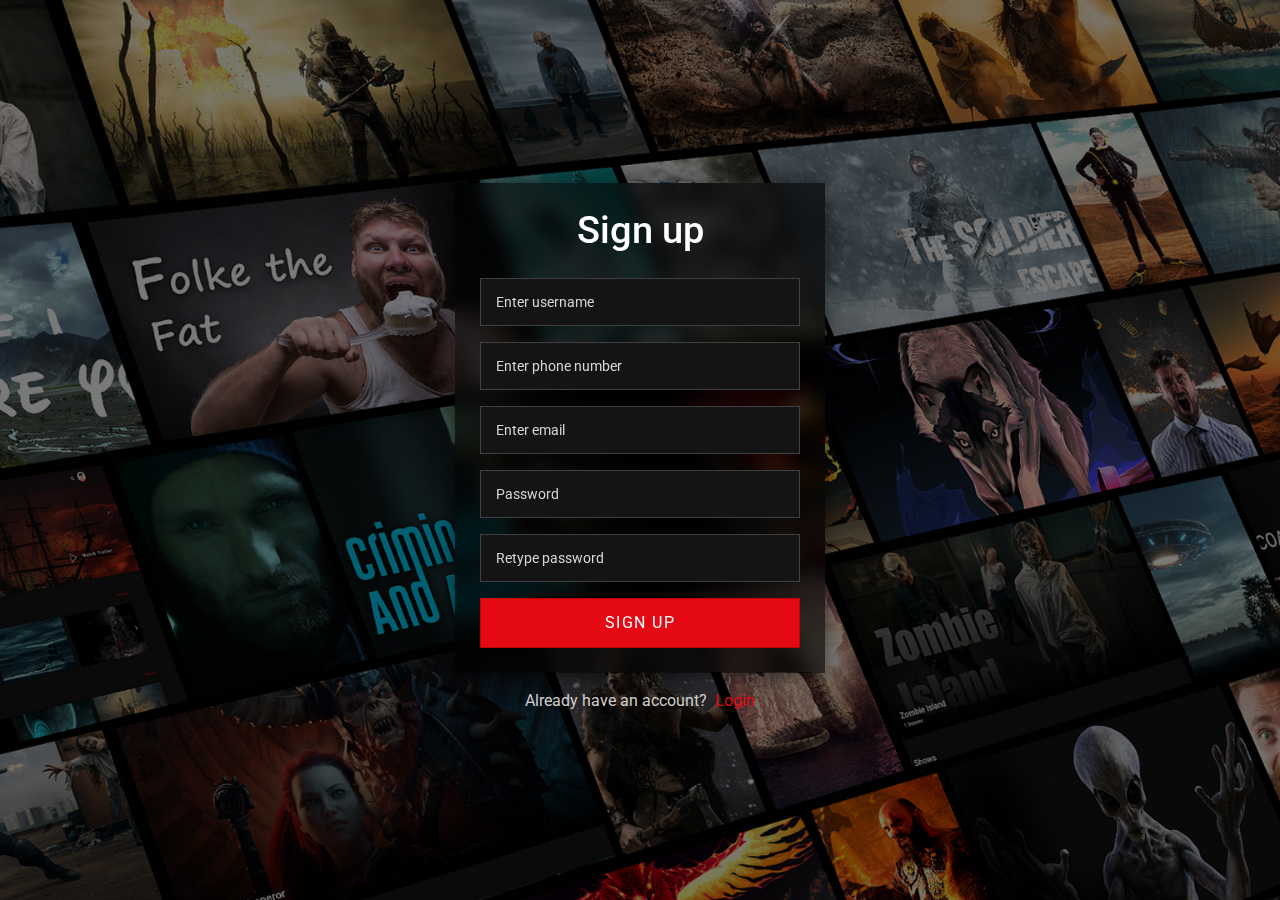
<file: src/html/signup.html>
<!doctype html>
<html lang="en-US">

<!-- Mirrored from templates.iqonic.design/streamit/frontend/html/login.html by HTTrack Website Copier/3.x [XR&CO'2014], Sat, 10 Jul 2021 14:28:56 GMT -->

<head>
  <!-- Required meta tags -->
  <meta charset="UTF-8">
  <meta name="viewport" content="width=device-width, initial-scale=1.0">
  <meta http-equiv="X-UA-Compatible" content="ie=edge">
  <title>Streamit - Responsive Bootstrap 4 Template</title>
  <!-- Favicon -->
  <link rel="shortcut icon" href="images/favicon.ico" />
  <!-- Bootstrap CSS -->
  <link rel="stylesheet" href="css/bootstrap.min.css" />
  <!-- Typography CSS -->
  <link rel="stylesheet" href="css/typography.css">
  <!-- Style -->
  <link rel="stylesheet" href="css/style.css" />
  <!-- Responsive -->
  <link rel="stylesheet" href="css/responsive.css" />
</head>

<body>

  <!-- loader Start -->
  <!-- <div id="loading">
   <div id="loading-center">
   </div>
</div> -->
  <!-- loader END -->
  <!-- MainContent -->
  <section class="sign-in-page">
    <div class="container">
      <div class="row justify-content-center align-items-center height-self-center">
        <div class="col-lg-5 col-md-12 align-self-center">
          <div class="sign-user_card ">
            <div class="sign-in-page-data">
              <div class="sign-in-from w-100 m-auto">
                <h3 class="mb-3 text-center">Sign up</h3>
                <form class="mt-4" action="https://templates.iqonic.design/streamit/frontend/html/index.html">
                  <div class="form-group">
                    <input type="text" class="form-control mb-0" id="exampleInputEmail1" placeholder="Enter username"
                      autocomplete="off" required>
                  </div>
                  <div class="form-group">
                    <input type="text" class="form-control mb-0" id="exampleInputEmail1" placeholder="Enter phone number"
                      autocomplete="off" required>
                  </div>
                  <div class="form-group">
                    <input type="email" class="form-control mb-0" id="exampleInputEmail1" placeholder="Enter email"
                      autocomplete="off" required>
                  </div>
                  <div class="form-group">
                    <input type="password" class="form-control mb-0" id="exampleInputPassword2" placeholder="Password"
                      required>
                  </div>
                  <div class="form-group">
                    <input type="password" class="form-control mb-0" id="exampleInputPassword2" placeholder="Retype password"
                      required>
                  </div>
                  <a href="index.html" class="btn btn-hover" style="display: block; margin: 0 auto">Sign up</a>
              </div>

              </form>
            </div>
          </div>
          <div class="pt-3">
            <div class="d-flex justify-content-center links pb-1">
              Already have an account? <a href="login.html" class="text-primary ml-2">Login</a>
            </div>
          </div>
        </div>
      </div>
    </div>
    </div>
  </section>
  <!-- MainContent End-->

  <!-- back-to-top End -->
  <!-- jQuery, Popper JS -->
  <script src="js/jquery-3.4.1.min.js"></script>
  <script src="js/popper.min.js"></script>
  <!-- Bootstrap JS -->
  <script src="js/bootstrap.min.js"></script>
  <!-- Slick JS -->
  <script src="js/slick.min.js"></script>
  <!-- owl carousel Js -->
  <script src="js/owl.carousel.min.js"></script>
  <!-- select2 Js -->
  <script src="js/select2.min.js"></script>
  <!-- Magnific Popup-->
  <script src="js/jquery.magnific-popup.min.js"></script>
  <!-- Slick Animation-->
  <script src="js/slick-animation.min.js"></script>
  <!-- Custom JS-->
  <script src="js/custom.js"></script>
</body>

<!-- Mirrored from templates.iqonic.design/streamit/frontend/html/login.html by HTTrack Website Copier/3.x [XR&CO'2014], Sat, 10 Jul 2021 14:28:56 GMT -->

</html>
</file>
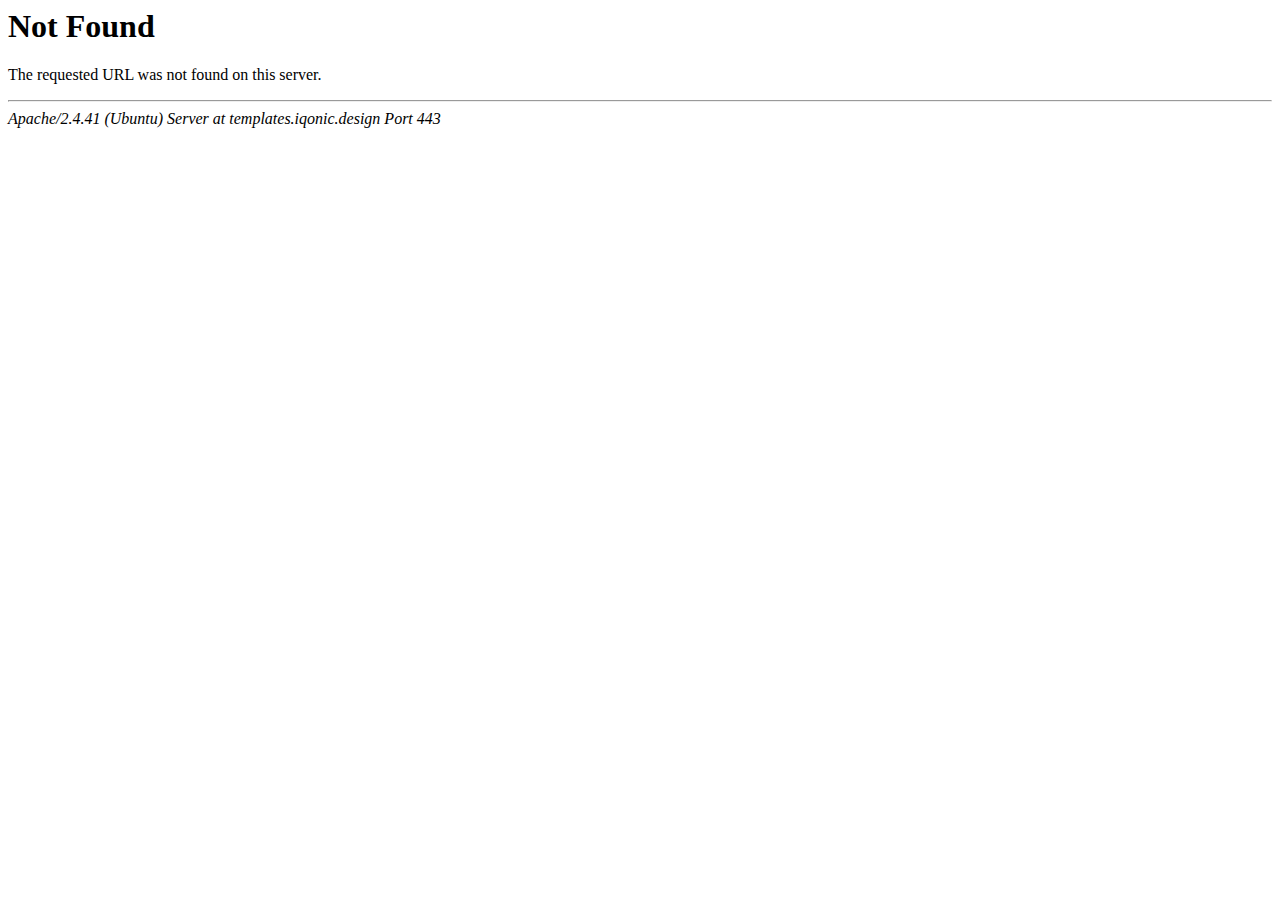
<file: src/html/css/owl.video.play.html>
<!DOCTYPE HTML PUBLIC "-//IETF//DTD HTML 2.0//EN">
<html><head>
<title>404 Not Found</title>
</head><body>
<h1>Not Found</h1>
<p>The requested URL was not found on this server.</p>
<hr>
<address>Apache/2.4.41 (Ubuntu) Server at templates.iqonic.design Port 443</address>
</body></html>
</file>
<file: src/html/css/responsive.css>
@media (min-width:1300px) {
  .container { max-width: 1170px; }
}

@media (min-width: 1499px) {
  .container { max-width: 1266px; }
  #home-slider h1.slider-text {margin: 25px 0px 0px;}
  #home-slider p { margin: 32px 0px; }
}

@media only screen and (min-width:1200px) and (max-width:1366px) {
  .search:focus, .search:hover { width: 220px !important; }
}
@media (min-width:992px) {
  .search-box { left: auto !important; right: 0 !important; }
  .three-column { -webkit-column-count: 3; -moz-column-count: 3; column-count: 3; -webkit-column-gap: 5px; -moz-column-gap: 5px; column-gap: 5px; }
}
@media (min-width:1200px) {
  li.slide-item.slick-active + li.slide-item.slick-active + li.slide-item.slick-active + li.slide-item.slick-active:hover .block-images { transform: scale3d(1.1, 1.1, 1) translate3d(-6%, 0, 0) perspective(500px); }
  .watch-title { position: absolute; top: 50%; left: -20%; transform: translateY(-50%); font-size: 17px; letter-spacing: 3.5px; font-weight: 600; color: var(--iq-white); }
  .watch-title:before { content: ''; position: absolute; top: 50%; left: -36%; transform: translateY(-50%); background: var(--iq-white); width: 52px; height: 2px; }
  .col-1-5 { -ms-flex: 0 0 20%; flex: 0 0 20%; max-width: 20%; }
}
@media(max-width:1199px) {
  li.slide-item.slick-active + li.slide-item.slick-active + li.slide-item.slick-active:hover .block-images{ transform: scale3d(1.1, 1.1, 1) translate3d(-6%, 0, 0) perspective(500px); }
  .video-container { height: 100%; }
  #home-slider .slick-bg { height: 100%; }
}
@media(max-width:991px) {
  li.slide-item .block-description .parallax-ratting span, li.slide-item .block-description .movie-time span, li.slide-item .block-description .ratting-start, .block-description .movie-content li { font-size: 10px; }
  .hover-buttons .btn { font-size: 10px; }
  #home-slider .slick-bg { padding: 50px 0; }
  .r-mb-23 { margin-bottom: 23px; }
  header .navbar-light .navbar-brand img.logo { width: 100px; }
  .navbar-collapse { position: fixed; top: 0; left: 0; padding-bottom: 15px; width: 260px; height: 100vh; background: var(--iq-bg1); padding-top: 40px; -webkit-box-shadow: 0px 2px 5px 0px rgba(0, 0, 0, 0.2); box-shadow: 0px 2px 5px 0px rgba(0, 0, 0, 0.2); }
  .vertical_s { position: static; }
  #top-ten-slider-nav { width: 100%; height: 100%; }
  .navbar-collapse.collapsing { height: auto; -webkit-transition: left 0.3s ease; -o-transition: left 0.3s ease; -moz-transition: left 0.3s ease; transition: left 0.3s ease; left: -100%; }
  .navbar-collapse.show { left: -15px; -webkit-transition: left 0.3s ease-in; -o-transition: left 0.3s ease-in; -moz-transition: left 0.3s ease-in; transition: left 0.3s ease-in; z-index: 999; }
  header .navbar ul li.menu-item a { line-height: 10px; float: left; width: 100%; text-align: left; padding: 10px 30px; color: var(--iq-white); }
  .mobile-more-menu { display: block;}
  .menu-right { display: none; }
  .navbar-brand { padding: 0; margin-right: 0; }
  .more-menu .iq-sub-dropdown { width: 90%; margin: 0 auto; left: 0; right: 0; top: 60px; }
  .mobile-more-menu .iq-user-dropdown img { width: 40px; }
  .iq-search-bar .search-input { background: var(--iq-body-bg); color: var(--iq-body-text); box-shadow: 0px 3px 10px rgba(0, 0, 0, 0.75); }
  .navbar-right li { position: static !important; }
  .container-fluid { padding-left: 30px; padding-right: 30px; }
  .main-header { padding: 10px 0; }
  .vertical_s { display: none; }
  .r-mt-15 { margin-top: 15px; }
  .block-space { padding: 25px 0; }
  .banner-wrapper .trending-info .trending-dec { width: 100%; }
  .banner-caption, .overlay-s-name { left: 30px; }
  .scroll-gene { width: 100%; height: 600px; }
  .genres-box .dropdown-menu { height: 250px; overflow-y: auto; }
  .search-box { min-width: 16.2rem; top: 47px; }
  .trailor-video { display: none; }
  .topten-title-sm { display: block; }
  .topten-title { display: none; }
  .device-margin { margin-top: 15px; }
  #home-slider h1.slider-text { font-size: 35px;}
  header .navbar ul li{display:block;}
  .iq-main-slider{padding-top:60px!important;}
  .m-profile {padding-top: 100px;padding-bottom: 60px;}
  .trending-info .trending-dec{width: 52%;}
  .svg-header{
    padding-top: 50px;
  }
}
@media(max-width:768px) {
  li.slide-item .block-images::before { content: none; }
  li.slide-item .block-description, li.slide-item .block-social-info { display: none !important; }
  li.slide-item.slick-current .block-description { display: none !important; }
  li.slide-item.slick-current:hover .block-images, li.slide-item:hover .block-images, li.slide-item.slick-active + li.slide-item.slick-active + li.slide-item.slick-active + 
  li.slide-item.slick-active:hover .block-images, li.slide-item.slick-active + li.slide-item.slick-active + 
  li.slide-item.slick-active:hover .block-images { transform: none; }
  .type { padding: 9px 10px; font-size: 13px; }
}
@media (max-width:767px) {
  .parallax-window { padding: 60px 0; }
  .banner-wrapper { height: 100%; padding: 100px 0; }
  .trending-content { padding: 0; }
  .banner-wrapper .trending-info .text-detail, .banner-wrapper .series { justify-content: flex-start; }
  .trending-info .trending-dec { width: 100%; }
  .banner-wrapper .trending-info .trending-dec { text-align: left; }
  .trending-pills { flex-direction: column; }
  .container-fluid { padding-left: 15px; padding-right: 15px; }
  #home-slider h1.slider-text {line-height: 62px; margin: 0px; }
  .trending-info .block-social.social1 { margin-left: 0 !important; }
  .trending-info .trending-text { font-size: 35px !important; line-height: 1.3; }
  .trending-info { padding: 60px 15px; }
  #home-slider p { margin: 22px 0; }
  .r-mt-20 { margin-top: 20px; }
  .p-btns { flex-direction: column; }
  .main-title { font-size: 1em; }
  .sign-info { flex-direction: column; }
  .sign-info .btn { margin-bottom: 15px; }
  .banner-caption, .overlay-s-name { left: 15px; }
  .episode-name { flex-direction: column; align-items: flex-start !important; }
  .text-detail.episode-name .trending-year { padding-left: 0; font-size: 24px; }
  .episodes-slider1 .owl-nav button.owl-prev, .episodes-slider1 .owl-nav button.owl-next { width: 30px; height: 30px; font-size: 27px; }
  #top-ten-slider .NextArrow, #top-ten-slider .PreArrow{width: 30px; height: 30px;font-size: 23px;}
  .episode-name .trending-year:before { content: none; }
  .r-mb-15 { margin-bottom: 15px; }
/*  header#main-header { position: static; height: 100vh;}
*/  .iq-main-header { margin-bottom: 10px; }

  .shows-img .movie-time { display: none !important; }
  .genres-box { top: 10px; }
  .shows-content { bottom: 14px; }
  .main-content { padding-top: 25px; }
  #home-slider p { width: 100%; }
  .slick-bg:before { background: linear-gradient(-360deg, rgba(0, 0, 0, 1) 0%, rgba(20, 20, 20, 1) 40%, rgba(83, 100, 141, 0) 100%); }
  .m-profile { padding-top: 40px; padding-bottom: 50px; }
  .m-profile .sign-user_card { padding: 15px; }
  .lang-dropdown { margin-left: 0; margin-top: 1.2rem; }
  .manage-gen .select2-container { width: 100% !important; }
  .manage-gen .select2-search--dropdown .select2-search__field { width: 98%; }
  .trending-info .text-detail{font-size: 17px;}
  .play-button i{font-size: 16px;}
  .play-button:after,
  .play-button:before{width: 40px;height:40px;}
  .manage-p{height:100%;}
  .banner-caption{bottom:10px;}
  .w-name{font-size: 18px;}
  .overlay-wrapper:before{background-image: linear-gradient(to bottom, rgba(51, 51, 51, 0), rgba(0, 0, 0, 0.8) 40%, var(--iq-black) 100%);}
  .favorites-slider .slick-arrow,
  .favorites-slider .slick-arrow:hover,
  #trending-slider-nav .slick-arrow,
  #trending-slider-nav .slick-arrow:hover{background: none;}
  .favorites-slider .slick-prev,
  #trending-slider-nav .slick-prev{right:37px;}

  footer.footer-one .footer-top {padding-top: 30px;padding-bottom: 30px;}
  footer.footer-one .widget .textwidget p{width: 100%;}

}
@media (min-width:576px) {
  .iq-search-bar a.search-toggle { display: none; }
}
@media (max-width:479px) {
  header .navbar ul li.list-inline-item a { padding-left: 20px; padding-right: 20px; }
}

@media (min-width:1499px) {
	.container { max-width: 1200px; }
  }
  

  @media (max-width:479px) {
    header .navbar ul li.list-inline-item a { padding-left: 20px; padding-right: 20px; }
    header  .navbar .iq-usermenu-dropdown > ul > li { position: static; }
    .search-box { left: 0; right: 0; min-width: 100%; width: 100%; }
    header .iq-usermenu-dropdown .iq-sub-dropdown { width: 250px; }
    .banner-caption, .overlay-s-name{left: 15px;}
    #tvshows-slider .slick-slide img {height: 50vh;}
    .banner-wrapper .trending-info .trending-dec{display: none;}
    .banner-wrapper{height: 60vh;}
    .iq-breadcrumb-two > h2 {font-size: 1.9em;}
    .trending-pills.nav-pills .nav-item a{margin: 0 10px;}
    .page-numbers li .page-numbers{height: 35px; width: 35px; line-height: 35px;}
    .page-numbers li .page-numbers.current{height: 35px; width: 35px;}
  
    .iq-pricing-card-two {padding: 22px 30px 30px;}
    }
    /*---------------header menu----------------*/
    @media screen and (min-width: 1200px){
    header .navbar ul li .sub-menu li a, header.menu-sticky .navbar ul li .sub-menu li a {
        white-space: nowrap;
    }
    }
    @media screen and (max-width: 4000px) and (min-width: 1200px){
         .navbar ul li:hover a, .navbar ul li:hover i {
            color: var(--primary-color);
            text-decoration: none;
        }
    }
     @media(max-width:991px) {
    .navbar ul.navbar-nav {
      overflow-y: scroll;
      overflow-x: hidden;
      max-height: 350px;
      display: inline-block;
      width: 100%;
  }
  .navbar ul {
      /* float: left; */
      width: 100%;
      background: var(--iq-white-color);
  }
  header .navbar ul li a, header .navbar ul li.menu-item a {
      padding: 15px;
      z-index: inherit;
      text-align: left;
      font-weight: normal;
  }
  header .navbar ul li.menu-item a {
      line-height: normal;
  }
  header .navbar ul li.menu-item a {
      line-height: 10px;
      float: left;
      width: 100%;
      text-align: left;
      padding: 10px 30px;
  }
  header .navbar ul li.menu-item a {
      line-height: 10px;
      float: left;
      width: 100%;
      text-align: left;
      padding: 10px 30px;
      color: var(--iq-white);
  }
  header .navbar ul li:hover .sub-menu {
      box-shadow: none;
  }
  header .navbar ul li .sub-menu, header .navbar ul li:hover .sub-menu {
      display: none;
      position: relative;
      top: 0;
      width: 100%;
      padding: 0px;
      z-index: 9;
  }
  header .navbar ul li.menu-item a {
      line-height: normal;
  }
  header .navbar ul li.menu-item a {
      line-height: 10px;
      float: left;
      width: 100%;
      text-align: left;
      padding: 10px 30px;
  }
  header .navbar ul li:hover .sub-menu {
      box-shadow: none;
  }
  header .navbar ul li:hover .sub-menu {
      box-shadow: none;
  }
  header .navbar ul li .sub-menu li .sub-menu li.menu-item a {
      background: transparent;
  }

  .navbar .navbar-nav li:last-child .sub-menu li:hover>.sub-menu, .navbar .navbar-nav li:nth-last-child(2) .sub-menu li:hover>.sub-menu {
      left: auto;
      right: 0px;
      top: 0px;
  }
}
@media (max-width: 1024px){
  .site-main {
      padding: 50px 0px 50px 0px;
  }
}

@media (max-width: 767px){
.icon-box-content {
    text-align: center;
  }

  .image-box img{
    
      display: block;
      margin-left: auto;
      margin-right: auto;
      width: 50%;
  }

  .iq-contact-list{
    border:0px ;
  }

  .image-box svg{
    width: 150px;
    height: 150px;
  }
  .svg-header{
    padding-top: 50px;
  }
  .icon-box-content .widget-container .size-default{
    font-size: 14px;
  }
}
</file>
<file: src/html/css/typography.css>
/*
Template: streamit - Responsive Bootstrap 4 Template
Author: iqonicthemes.in
Design and Developed by: iqonicthemes.in
NOTE: This file contains the styling for responsive Template.
*/

/*================================================
[  Table of contents  ]
================================================

:: Import CSS
:: Font
:: General
:: Input
:: Loading
:: Background Color
:: Background Color Opacity
:: Border Color
:: Buttons Design
:: Text Color
:: Line Height
:: Font Size
:: Font Weight
:: Avatar Size
:: Tab Pills
:: Overflow
:: Custom Column
:: Select 2

======================================
[ End table content ]
======================================*/

/*---------------------------------------------------------------------
Import CSS
-----------------------------------------------------------------------*/
@import url("variable.css");
@import url("all.min.css");
@import url("remixicon.css");
@import url("slick.css");
@import url("slick-theme.css");
@import url("owl.carousel.min.css");
@import url("animate.min.css");
@import url("magnific-popup.css");
@import url("select2.min.css");
@import url("select2-bootstrap4.min.css");
@import url("dark.css");
@import url("slick-animation.css");

/*---------------------------------------------------------------------
Font
-----------------------------------------------------------------------*/
@import url('https://fonts.googleapis.com/css2?family=Roboto:wght@300;400;500;700;900&amp;display=swap');
@font-face { font-family: 'Helvetica Neue Regular'; src: url(../fonts/helvetica/HelveticaNeueBold.woff) format('woff'); }

/*---------------------------------------------------------------------
General
-----------------------------------------------------------------------*/
*::-moz-selection { background: var(--iq-primary); color: var(--iq-white); text-shadow: none; }
::-moz-selection { background: var(--iq-primary); color: var(--iq-white); text-shadow: none; }
::selection { background: var(--iq-primary); color: var(--iq-white); text-shadow: none; }
body { font-family: 'Roboto', sans-serif; font-weight: 400; font-style: normal; font-size: 16px; line-height: 1.5; padding: 0; margin: 0; color: var(--iq-body-text); background: var(--iq-body-bg); }
a, .btn { -webkit-transition: all 0.5s ease-out 0s; -moz-transition: all 0.5s ease-out 0s; -ms-transition: all 0.5s ease-out 0s; -o-transition: all 0.5s ease-out 0s; transition: all 0.5s ease-out 0s; }
a, button, input, btn { outline: medium none; }
a { color: var(--iq-body-text); text-decoration: none; }
a:hover { text-decoration: none; }
a.text-primary:focus, a.text-primary:hover { color: var(--iq-primary) !important; }
hr { border-color: var(--iq-border-light); }
h1, h2, h3, h4, h5, h6 { font-weight: 500; margin: 0px; line-height: 1.2; color: var(--iq-white); }
h1 a, h2 a, h3 a, h4 a, h5 a, h6 a { color: inherit; }
label { font-weight: normal; }
h1, .h1 { font-size: 3.052em; }
h2, .h2 { font-size: 2.300em; }
h3, .h3 { font-size: 1.953em; }
h4, .h4 { font-size: 1.400em; }
h5, .h5 { font-size: 1.200em; }
h6, .h6 { font-size: 1.0em; }
.container-fluid { padding: 0 100px; }
.height-100-vh { height: 100vh; }
.w-20 { width: 20px; }
.big-title { font-family: 'Helvetica Neue Regular'; }
.badge { border-radius: 0 !important; }
.iq-mb-30 { margin-bottom: 30px; }

/*----------------------------------------------
Input
------------------------------------------------*/
label { color: var(--iq-dark); }
.form-control { height: 45px; line-height: 45px; background: transparent; border: 1px solid var(--iq-body-text); font-size: 14px; color: var(--iq-secondary); border-radius: 0; }
.iq-custom-select { position: relative; }
.custom-control-input:checked~.custom-control-label::before {
    background-color: var(--iq-primary)!important;
    border-color: var(--iq-primary)!important;
}
/* Definition Lists */
dl dd { margin-bottom: 15px; }
dl dd:last-child { margin-bottom: 0px; }

/*----------------------------------------------
loading
------------------------------------------------*/
#loading { background: var(--iq-body-bg) url(../images/loader.gif) no-repeat scroll center center; height: 100%; width: 100%; background-size: 15%; position: fixed; margin-top: 0px; top: 0px; left: 0px; bottom: 0px; overflow: hidden !important; right: 0px; z-index: 999999; }
#loading-center { width: 100%; height: 100%; position: relative; }

/*----------------------------------------------
Background Color
------------------------------------------------*/
.bg-primary, .badge-primary { color: var(--iq-white) !important; background: var(--iq-primary) !important; }
.bg-body, .badge-body { color: var(--iq-body-text); background: var(--iq-body-bg); }
.bg-box, .badge-box { color: var(--iq-white); background: var(--iq-bg-box); }

/*----------------------------------------------
Background Color Opacity
------------------------------------------------*/
.iq-bg-primary { background: var(--iq-light-primary) !important; color: var(--iq-primary) !important; }

/*----------------------------------------------
Border Color
------------------------------------------------*/
.iq-body-border { border: 1px solid var(--iq-body-border); }

/*----------------------------------------------
 Buttons Design
------------------------------------------------*/
.btn { padding: 9px 30px; position: relative; display: inline-block; -webkit-border-radius: 0p; -moz-border-radius: 0; border-radius: 0 !important; cursor: pointer; z-index: 4; }
.btn-hover { background: var(--iq-primary-hover); border: 1px solid var(--iq-primary-hover); color: var(--iq-white); transition: color 0.3s ease; display: inline-block; vertical-align: middle; -webkit-transform: perspective(1px) translateZ(0); transform: perspective(1px) translateZ(0); box-shadow: 0 0 1px rgba(0, 0, 0, 0); position: relative; border-radius: 5px; }
.btn-hover:before { content: ""; position: absolute; z-index: -1; top: 0; bottom: 0; left: 0; right: 0; background: var(--iq-primary); border: 1px solid var(--iq-primary); -webkit-transform: scaleX(1); transform: scaleX(1); -webkit-transform-origin: 50%; transform-origin: 50%; transition: transform 0.3s ease-out; -webkit-transition: transform 0.3s ease-out; }
.btn-hover:hover, .btn-hover:focus, .btn-hover:active { color: var(--iq-white); }
.btn-hover:focus { box-shadow: none !important; }
.btn-hover:hover:before, .btn-hover:focus:before, .btn-hover:active:before { -webkit-transform: scaleX(0); transform: scaleX(0); }
.btn-outline-primary { background: transparent; border: 2px solid var(--iq-primary); color: var(--iq-primary); transition: all 0.3s ease-out; -webkit-transition: all 0.3s ease-out; }
.btn-outline-primary:hover { background: var(--iq-primary-hover) !important; border: 2px solid var(--iq-primary-hover); color: var(--iq-white); box-shadow: none; }
.btn-primary:not(:disabled):not(.disabled).active:focus, .btn-primary:not(:disabled):not(.disabled):active:focus, .show>.btn-primary.dropdown-toggle:focus { box-shadow: none; }
.btn-primary.focus, .btn-primary:focus { box-shadow: none; }
.btn-primary:not(:disabled):not(.disabled).active, .btn-primary:not(:disabled):not(.disabled):active, .show>.btn-primary.dropdown-toggle { background: var(--iq-primary); border-color: var(--iq-primary); }
.btn-outline-primary:not(:disabled):not(.disabled).active, .btn-outline-primary:not(:disabled):not(.disabled):active, .show>.btn-outline-primary.dropdown-toggle { color: var(--iq-primary); background: transparent; border-color: var(--iq-primary); }
.btn-outline-primary:not(:disabled):not(.disabled).active:focus, .btn-outline-primary:not(:disabled):not(.disabled):active:focus, .show>.btn-outline-primary.dropdown-toggle:focus { box-shadow: none; }
.btn-outline-primary.focus, .btn-outline-primary:focus { box-shadow: none; }
button:focus { outline: none; }
.btn-link { background: transparent; color: var(--iq-white); }
.btn-link:hover { color: var(--iq-primary); text-decoration: none; }

/*----------------------------------------------
Text Color
------------------------------------------------*/
.text-body { color: var(--iq-body-text) !important; }
.text-primary { color: var(--iq-primary) !important; }
.text-white { color: var(--iq-white) !important; }
.text-black { color: var(--iq-black) !important; }
.text-gold { color: var(--iq-gold) !important; }

/*----------------------------------------------
Line Height
------------------------------------------------*/
.line-height { line-height: normal; }
.line-height-2 { line-height: 2; }
.line-height-4 { line-height: 40px; }
.line-height-6 { line-height: 60px; }

/*----------------------------------------------
Font Size
------------------------------------------------*/
.font-size-12 { font-size: 12px; }
.font-size-13 { font-size: 13px; }
.font-size-14 { font-size: 14px; }
.font-size-16 { font-size: 16px; }
.font-size-18 { font-size: 18px; }
.font-size-20 { font-size: 20px; }
.font-size-21 { font-size: 21px; }
.font-size-24 { font-size: 24px; }
.font-size-32 { font-size: 32px; }
.font-size-40 { font-size: 40px; }

/*----------------------------------------------
Font Weight
------------------------------------------------*/
.font-Weight-300 { font-weight: 300; }
.font-Weight-500 { font-weight: 500; }
.font-Weight-600 { font-weight: 600; }
.font-Weight-700 { font-weight: 700; }

/*----------------------------------------------
Avatar Size
------------------------------------------------*/
.avatar-3 { height: 3px; width: 3px; min-width: 3px; line-height: 3px; }
.avatar-7 { height: 7px; width: 7px; min-width: 4px; line-height: 7px; }
.avatar-20 { height: 20px; width: 20px; min-width: 20px; line-height: 20px; }
.avatar-30 { height: 30px; width: 30px; min-width: 30px; line-height: 30px; font-size: 0.4rem; }
.avatar-35 { height: 35px; width: 35px; min-width: 35px; line-height: 35px; font-size: 0.5rem; }
.avatar-40 { height: 40px; width: 40px; min-width: 40px; line-height: 40px; font-size: 0.6rem; }
.avatar-45 { height: 45px; width: 45px; min-width: 45px; line-height: 45px; font-size: 0.8rem; }
.avatar-50 { height: 50px; width: 50px; min-width: 50px; line-height: 50px; font-size: 1rem; }
.avatar-60 { height: 60px; width: 60px; min-width: 60px; line-height: 60px; font-size: 1.2rem; }
.avatar-70 { height: 70px; width: 70px; min-width: 70px; line-height: 70px; font-size: 1.4rem; }
.avatar-80 { height: 80px; width: 80px; min-width: 80px; line-height: 80px; font-size: 1.6rem; }
.avatar-90 { height: 90px; width: 90px; min-width: 90px; line-height: 90px; font-size: 1.6rem; }
.avatar-100 { height: 100px; width: 100px; min-width: 100px; line-height: 100px; font-size: 1.6rem; }
.avatar-110 { height: 110px; width: 110px; min-width: 110px; line-height: 110px; font-size: 1.6rem; }
.avatar-120 { height: 120px; width: 120px; min-width: 120px; line-height: 120px; font-size: 1.6rem; }
.avatar-130 { height: 130px; width: 130px; min-width: 130px; line-height: 130px; font-size: 1.6rem; }

/*----------------------------------------------
Tab Pills
------------------------------------------------*/
.nav-pills .nav-item a { color: var(--iq-body-text); border-radius: 50px; }
.nav-pills .nav-link.active, .nav-pills .show>.nav-link { color: var(--iq-white); background: transparent; }
.nav-pills .nav-link:hover { color: var(--iq-primary); }
.nav-tabs { border-bottom: 2px solid var(--iq-light-primary); margin-bottom: 15px; }
.nav-tabs .nav-item { margin-bottom: -2px; }
.nav-tabs .nav-item a { color: var(--iq-body-text); border: none; border-bottom: 2px solid transparent; }
.nav-tabs .nav-item.show .nav-link, .nav-tabs .nav-link.active { border-bottom: 2px solid var(--iq-primary); color: var(--iq-primary); }

/*----------------------------------------------
Overflow
------------------------------------------------*/
.overflow-hidden { overflow: hidden; }
.overflow-auto { overflow: auto; }
.overflow-hidden-x { overflow-x: hidden; }
.overflow-hidden-y { overflow-y: hidden; }
.overflow-scroll { overflow: scroll; }
.overflow-scroll-x { overflow-x: scroll; }
.overflow-scroll-y { overflow-y: scroll; }

/*----------------------------------------------
Custom Column
------------------------------------------------*/
.col-1-5 { position: relative; width: 100%; padding-right: 15px; padding-left: 15px; }

/*----------------------------------------------
Select 2
------------------------------------------------*/
.iq-custom-select .select2-container--bootstrap4 .select2-selection, .select2-dropdown { background-color: var(--iq-bg1); border: none; border-radius: 0; color: #fff; }
.select2-dropdown { top: 0; box-shadow: 0 12px 34px 0 rgba(19, 10, 10, 1); }
.iq-custom-select select { box-shadow: none; }
.select2-container--bootstrap4 .select2-dropdown .select2-results__option[aria-selected=true] { background-color: var(--iq-body-bg); }
.select2-container--bootstrap4 .select2-results__option--highlighted, .select2-container--bootstrap4 .select2-results__option--highlighted.select2-results__option[aria-selected=true] { background-color: var(--iq-primary); color: var(--iq-white); }
.select2-container .select2-selection--single .select2-selection__rendered { line-height: calc(1.5em + 1.2rem); padding-left: 10px; }
.select2-container--bootstrap4.select2-container--focus .select2-selection { box-shadow: none; }
.select2-search--dropdown .select2-search__field { border-radius: 0; border: none; background: rgba(85, 85, 85, 0.65); color: var(--iq-white); }
.select2-container--bootstrap4 .select2-selection--single .select2-selection__arrow b { border: none; }
.select2-container--bootstrap4 .select2-selection--single .select2-selection__arrow b:before { content: '\ea41'; position: absolute; font-family: "remixicon"; top: 50%; transform: translateY(-50%); right: 1px; color: var(--iq-white); font-size: 16px; z-index: 99; transition: all 0.4s ease; }
.select2-container--bootstrap4.select2-container--open .select2-selection__arrow b:before { transform: translateY(-50%) rotate(180deg); }
.select2-container--bootstrap4 .select2-selection--single .select2-selection__arrow b { margin-top: 0; }
.select2-container--bootstrap4 .select2-selection--single .select2-selection__arrow { width: auto; }
.select2-container--bootstrap4 .select2-selection--single, .select2-container--bootstrap4 .select2-selection--multiple { height: 45px !important; }
.select2-container--bootstrap4 .select2-dropdown.select2-dropdown--above { border-radius: 0; border: none; }
.sea-epi .select2-container { width: 150px !important; }
</file>
<file: src/html/css/style.css>
/*
Template: Streamit - Responsive Bootstrap 4 Template
Author: iqonicthemes.in
Design and Developed by: iqonicthemes.in
NOTE: This file contains the styling for responsive Template.
*/

/*================================================
[  Table of contents  ]
================================================

:: Header
:: Navigation
:: Pages Content
:: Back to Top
:: Sign In

======================================
[ End table content ]
======================================*/

/*---------------------------------------------------------------------
                    Header
-----------------------------------------------------------------------*/

header#main-header { position: fixed; left: 0px; right: 0px; text-align: center; z-index: 99; background: rgba(20, 20, 20, 0.5) !important; }
header .navbar-light .navbar-brand img.logo { width: 160px;  }
.iq-search-bar .search-input { width: 100%; height: 40px; padding: 5px 15px 5px 40px; border: none; border-radius: 0; color: var(--iq-white); background: var(--iq-bg1); }
.iq-search-bar .searchbox .search-link { position: absolute; left: 15px; top: 6px; font-size: 16px; }
.nav-item span.dots { height: 10px; width: 10px; font-size: 0; text-align: center; padding: 0; position: absolute; top: 3px; right: 12px; border-radius: 50%; -webkit-border-radius: 50%; }
.menu-right .nav-item span.dots { right: 0; }
.navbar-right li .iq-sub-dropdown .iq-sub-card { position: relative; font-size: inherit; padding: 15px 15px; line-height: normal; color: inherit; text-align: left; display: inline-block; width: 100%; border: 1px solid; border-image-slice: 1; border-width: 0 0 1px 0; border-image-source: linear-gradient(to right, rgba(209, 208, 207, 0.6), rgba(209, 208, 207, 0.3), rgba(209, 208, 207, 0)); }
.iq-sub-card.setting-dropdown { padding: 15px 15px 15px 0 !important; }
.navbar-right li .iq-sub-dropdown a.iq-sub-card:last-child { border-bottom: 0; }
.notify-bg { overflow: hidden; z-index: 99; }
.notify-bg:before { content: ''; display: block; position: absolute; background: rgba(255, 255, 255, 0.5); width: 70px; height: 100%; left: 0; top: 0; opacity: 0.5; filter: blur(30px); transform: translateX(-100px) skewX(-30deg); animation: noti-before-animation 2s infinite 2s; }
.notify-bg:after { content: ''; display: block; position: absolute; background: rgba(255, 255, 255, 0.2); width: 30px; height: 100%; left: 30px; top: 0; opacity: 0; filter: blur(5px); transform: translateX(-100px) skewX(-30deg); animation: noti-after-animation 2s infinite 2s; }
.navbar-right .iq-sub-dropdown .iq-card-body div { border-radius: 0; }
.navbar-right .iq-show .iq-sub-dropdown, .iq-show .search-box { opacity: 1; visibility: visible; transform: translate(0, 0); }
.navbar-right .iq-sub-dropdown { width: 300px; opacity: 0; visibility: hidden; position: absolute; top: 100%; right: 15px; background: var(--iq-bg1); transform: translate(0, 70px); -webkit-transform: translate(0, 70px); transition: all 0.3s; padding: 0; -webkit-box-shadow: 0px 0 20px 0 rgba(0, 0, 0, 0.5); -moz-box-shadow: 0px 0 20px 0 rgba(0, 0, 0, 0.5); box-shadow: 0px 0 20px 0 rgba(0, 0, 0, 0.5); -webkit-transition: all 0.3s ease-out 0s; -moz-transition: all 0.3s ease-out 0s; -ms-transition: all 0.3s ease-out 0s; -o-transition: all 0.3s ease-out 0s; transition: all 0.3s ease-out 0s; z-index: 1; }
.navbar-light .navbar-toggler-icon { background: url(../images/menu.png) no-repeat scroll center center; }
.search-toggle:hover, header .navbar ul li.menu-item a:hover { color: var(--iq-primary) !important; }
.search-wrapper { position: relative; display: inline-block; height: 36px; vertical-align: bottom; }
.searchbutton { position: absolute; font-size: 22px; width: 100%; margin: 0; padding: 0; right: 16px; color: var(--iq-body-text); }
.search:focus + .searchbutton { transition-duration: 0.4s; -moz-transition-duration: 0.4s; -webkit-transition-duration: 0.4s; -o-transition-duration: 0.4s; color: var(--iq-primary); }
.search:hover + .searchbutton { color: var(--iq-white); }
.search { position: absolute; left: 49px; background-color: transparent; outline: none; border: none; border-bottom: 1px solid transparent; padding: 0 0 0 16px; width: 0; height: 100%; z-index: 10; color: var(--iq-white); transition-duration: 0.4s; -moz-transition-duration: 0.4s; -webkit-transition-duration: 0.4s; -o-transition-duration: 0.4s; }
.search:focus, .search:hover { width: 350px; padding: 0 0 0 0; border-color: var(--iq-body-text) }
.expandright { left: auto; right: -6px; bottom: -2px; }
.search::placehoder { color: var(--iq-white) !important; }
.noti-svg { -webkit-animation: notify 1.5s ease infinite; animation: notify 1.5s ease infinite; fill: var(--iq-body-text); }
.noti-svg:hover { fill: var(--iq-primary); }
.search-box { position: absolute; left: 0; right: 0; top: 46px; min-width: 25rem; width: 100%; z-index: -1; opacity: 0; transform: translate(0, 70px); -webkit-transform: translate(0, 70px); -webkit-transition: all 0.3s ease-out 0s; -moz-transition: all 0.3s ease-out 0s; -ms-transition: all 0.3s ease-out 0s; -o-transition: all 0.3s ease-out 0s; transition: all 0.3s ease-out 0s; box-shadow: 0px 0px 20px 0px rgba(0, 0, 0, 0.15); }
.search-toggle { padding: 0 !important; }

header.style-one li .search-box input[type="search"] { border: none; background: var(--iq-bg1); }
header.style-one li .search-box .search-submit { right: auto; left: 0; background: transparent; }
header#main-header { position: fixed; left: 0px; right: 0px; text-align: center; z-index: 999; background: rgba(20, 20, 20, 0.5) !important; -webkit-backdrop-filter: blur(10px); backdrop-filter: blur(10px); }
/*--------------------------------------------------------------
                       Navigation
--------------------------------------------------------------*/
header#main-header.menu-sticky { -webkit-box-shadow: 0px 0px 30px 0px rgba(0, 0, 0, 0.4); -moz-box-shadow: 0px 0px 30px 0px rgba(0, 0, 0, 0.4); box-shadow: 0px 0px 30px 0px rgba(0, 0, 0, 0.4); }
header#main-header.menu-sticky { position: fixed; top: 0; width: 100%; background: rgba(20, 20, 20, 0.5) !important; -webkit-box-shadow: 0 0 30px 0 rgba(0, 0, 0, .1); -moz-box-shadow: 0 0 30px 0 rgba(0, 0, 0, .1); box-shadow: 0 0 30px 0 rgba(0, 0, 0, .1); z-index: 999; }
header .navbar .menu-header-menu-container, header .navbar .menu-all-pages-container, header .navbar .menu-testing-menu-container, header .navbar .menu-short-container, header .navbar .menu-main-menu-container { display: inline-block; width: 100%; }
header .navbar ul.navbar-nav { display: block; text-align: center; }
header .navbar ul li { list-style: none; margin-right: 18px; position: relative; transition: all 0.3s ease-in-out; transition: all 0.3s ease-in-out; -moz-transition: all 0.3s ease-in-out; -ms-transition: all 0.3s ease-in-out; -o-transition: all 0.3s ease-in-out; -webkit-transition: all 0.3s ease-in-out; display: inline-block; }
header .navbar ul li.menu-item a { font-size: 16px; font-weight: 400; position: relative; padding: 0px 0px 0px 10px; line-height: 70px; position: relative; z-index: 9; text-decoration: none; transition: all 0.3s ease-in-out; transition: all 0.3s ease-in-out; -moz-transition: all 0.3s ease-in-out; -ms-transition: all 0.3s ease-in-out; -o-transition: all 0.3s ease-in-out; -webkit-transition: all 0.3s ease-in-out; text-transform: uppercase; }
.nav-open .nav-overlay { visibility: visible; -webkit-transition: 0.3s; -o-transition: 0.3s; transition: 0.3s; }
.nav-overlay { left: 0; right: 0; top: 0; bottom: 0; opacity: 0; z-index: 900; display: block; width: 100%; position: fixed; visibility: hidden; background: rgba(0, 0, 0, 0.6); -webkit-transition: 0.3s; -o-transition: 0.3s; transition: 0.3s; }
.more-toggle { color: var(--iq-white) !important; font-size: 22px; }
.dropdown-toggle.more-toggle::after { content: none; }
.mobile-more-menu { display: none; }
.more-menu { position: absolute; top: 50px; left: auto; right: 0; min-width: 18rem; padding: 0.35rem 0.5rem; margin: 0; opacity: 0; transform: translate(0, 70px); -webkit-transform: translate(0, 70px); -webkit-transition: all 0.3s ease-out 0s; -moz-transition: all 0.3s ease-out 0s; -ms-transition: all 0.3s ease-out 0s; -o-transition: all 0.3s ease-out 0s; transition: all 0.3s ease-out 0s; background: var(--iq-bg1); box-shadow: 0px 3px 10px rgba(0, 0, 0, 0.75); visibility: hidden; z-index: 999; }
.more-menu.show { opacity: 1; transform: translate(0, 0); visibility: visible; }
header .navbar ul li:last-child { margin-right: 0; }



/*--------------------------------------------------------------
                       Main Slider
--------------------------------------------------------------*/
#home-slider ul.slick-dots { bottom: 30px; }
#home-slider .slick-dots li { height: auto; width: auto; }
#home-slider .slick-dots li button { height: 2px; width: 30px; background: rgba(229, 9, 20, 0.4); padding: 0; }
#home-slider .slick-dots li.slick-active button { background: var(--iq-primary); }
#home-slider li { position: relative; }
.slider-description { position: absolute; top: 15%; left: 80px; }
#home-slider h1.slider-text { font-size: 80px; margin: 15px 0; }
#home-slider p { margin: 20px 0; width: 600px; overflow: hidden; text-overflow: ellipsis; display: -webkit-box; -webkit-line-clamp: 3; -webkit-box-orient: vertical;}
#home-slider .slick-bg { padding: 100px 0 50px;width:100%; background-size: cover;background-position: center center; background-repeat: no-repeat; height: 100vh; position: relative; z-index: 1;}
#home-slider .slick-bg.s-bg-1 { background-image: url(../images/slider/slider1.jpg); }
#home-slider .slick-bg.s-bg-2 { background-image: url(../images/slider/slider2.jpg); }
#home-slider .slick-bg.s-bg-3 { background-image: url(../images/slider/slider3.jpg); }
.trailor-video { position: absolute; bottom: 0; right: 0; z-index: 999;text-align: center; }


/* .trailor-video {
    margin: 0 auto;
    text-align: center;
} */
.channel-name { color: var(--iq-primary); font-size: 20px; margin-left: 10px; letter-spacing: 2.5px; font-weight: 500; }
.c-logo { width: 130px; }
.channel-logo { border-left: 5px solid var(--iq-primary); background: transparent linear-gradient(270deg, rgba(11, 1, 2, 0) 0%, rgba(255, 55, 65, 0.3) 100%); padding: 10px 10px 10px 15px; width: 255px; position: relative; overflow: hidden; }
.circle { stroke: var(--iq-primary); stroke-dasharray: 650; stroke-dashoffset: 650; -webkit-transition: all 0.5s ease-in-out; opacity: 0.3; }
.playbtn { display: inline-block; -webkit-transition: all 0.5s ease; }
.playbtn .triangle { -webkit-transition: all 0.7s ease-in-out; stroke-dasharray: 240; stroke-dashoffset: 480; stroke: var(--iq-white); transform: translateY(0); }
.playbtn:hover .triangle { stroke-dashoffset: 0; opacity: 1; stroke: var(--iq-primary); animation: trailorPlay 0.7s ease-in-out; }
.playbtn:hover .circle { stroke-dashoffset: 0; opacity: 1; }
.w-trailor { font-size: 17px; letter-spacing: 3.5px; font-weight: 600; color: var(--iq-white); margin-left: 5px; }
.slider-inner{position: relative;overflow: hidden;width: 100%;}
.big-title { background: url('../images/texure.jpg'); background-repeat: repeat-x; background-position: 100% 100%; color: transparent; -webkit-font-smoothing: antialiased; -webkit-background-clip: text; -moz-background-clip: text; background-clip: text; -webkit-text-fill-color: transparent; }
.slick-track{margin:unset!important;}
/*---------------------------------------------------------------------
                      Pages Content
-----------------------------------------------------------------------*/
.main-content { padding-top: 40px; }
.block-space { padding: 40px 0; }
.s-margin { margin-top: 40px; }
.iq-main-header { margin-bottom: 20px; }
.main-title a:hover, .main-title a:focus {color:var(--iq-primary) !important;}
:focus{outline: none !important;}
/*--------------------------*/
.favorites-slider .slick-list, #top-ten-slider-nav .slick-list { overflow: visible; padding-bottom: 40px !important; }
.favorites-slider li.slide-item { float: left; width: 25%; }
.favorites-slider .slick-list { overflow: visible; }
li.slide-item { position: relative; padding: 0 15px; }
li.slide-item .block-images {position: relative; width: 100%;transition: all 0.45s ease 0s; overflow: hidden;-webkit-backface-visibility: hidden; backface-visibility: hidden;-webkit-transform: translate3d(0, 0, 0);
    transform: translate3d(0, 0, 0);transition: all 0.6s ease 0s; -webkit-transition: all 0.6s ease 0s; -moz-transition: all 0.6s ease 0s; -o-transition: all 0.6s ease 0s;}
li.slide-item:hover .block-images { overflow: visible; }
li.slide-item:hover .block-images .img-box{position:relative;}
li.slide-item:hover .block-images{z-index: 99;transform: scale3d(1.3, 1.3, 1) translate3d(0, 0, 0) perspective(500px); transform-origin: 50% 50%; transition: all 0.6s ease 0s; -webkit-transition: all 0.6s ease 0s; -moz-transition: all 0.6s ease 0s; -o-transition: all 0.6s ease 0s; box-shadow: 0px 0px 12px rgba(0, 0, 0, 0.9); }
.block-social-info { position: absolute; top: 0; left: auto; bottom: 0;right: 25px; z-index: 999;display: flex; align-items: center; opacity: 0; }
.music-play-lists li { position: relative; height: 30px; width: 30px; line-height: 35px; text-align: center; background: rgba(255, 255, 255, 0.30); border-radius: 50%; margin: 0 auto 7px; display: flex; -webkit-display: flex; -moz-display: flex; -o-display: flex; align-items: center; }
.music-play-lists span { position: relative; display: block; height: 20px; width: 20px; line-height: 26px; font-size: 12px; text-align: center; background: var(--iq-white); color: var(--iq-primary); border-radius: 50%; -webkit-border-radius: 50%; -moz-border-radius: 50%; -o-border-radius: 50%; margin: 0 auto; display: flex; -webkit-display: flex; -moz-display: flex; -o-display: flex; align-items: center; justify-content: center; transition: all 0.45s ease 0s; -webkit-transition: all 0.45s ease 0s; -moz-transition: all 0.45s ease 0s; -o-transition: all 0.45s ease 0s; cursor: pointer; }

.music-play-lists .count-box {height: 15px !important;width: 15px !important;line-height: 15px i !important;font-size: 8px !important;background: var(--iq-primary)!important;color: var(--iq-white-color)!important;position: absolute;right: 0;top: 0px;padding: 0;text-align: center!important;}

.music-play-lists li:hover span { background: var(--iq-primary); color: var(--iq-white); transition: all 0.45s ease 0s; -webkit-transition: all 0.45s ease 0s; -moz-transition: all 0.45s ease 0s; -o-transition: all 0.45s ease 0s; }
.block-description {position: absolute; left:25px; top: 0; bottom: 0;z-index: 999; display: flex; justify-content: center; flex-direction: column; }
/* .block-description { position: absolute; left: 25px; top: 0; bottom: 0; z-index: 999; display: flex; justify-content: center; flex-direction: column; } */



.block-description > h6{font-size: 1.5em;}
.block-description .iq-title { font-size: 18px; color: var(--iq-white-color); text-transform: capitalize; }
.text-white {font-size: 14px;}

li.slide-item .block-images::before { position: absolute; content: ""; top: 0; bottom: 0; left: 0; right: 0; background: rgba(0, 0, 0, 0.8); width: 100%; height: 100%;opacity: 0;}
li.slide-item:hover .block-images::before { opacity: 1; z-index: 9; }
li.slide-item:hover .block-description { animation: fadeIn 0.6s ease-in-out; opacity: 1; }
li.slide-item:hover .block-social-info { animation: fadeIn  0.6s ease-in-out; opacity: 1; }
.hover-buttons .btn { padding: 5px 15px; font-size: 12px; }
li.slide-item.slick-current:hover .block-images{ transform: scale3d(1.1, 1.1, 1) translate3d(6%, 0, 0) perspective(500px); }

/* code */
#trending-slider-nav .slick-current.slick-active {
    transform: scale3d(1.1, 1.1, 1) translate3d(0, 0, 0) perspective(500px);
    -webkit-transform: scale3d(1.1, 1.1, 1) translate3d(0, 0, 0) perspective(500px);
    -moz-transform: scale3d(1.1, 1.1, 1) translate3d(0, 0, 0) perspective(500px);
    -o-transform: scale3d(1.1, 1.1, 1) translate3d(0, 0, 0) perspective(500px);
    transform-origin: 50% 50%;
    -webkit-transform-origin: 50% 50%;
    -moz-transform-origin: 50% 50%;
    -o-transform-origin: 50% 50%;
    transition: all 0.6s ease 0s;
    -webkit-transition: all 0.6s ease 0s;
    -moz-transition: all 0.6s ease 0s;
    -o-transition: all 0.6s ease 0s;
    box-shadow: 0px 0px 12px rgba(0, 0, 0, 0.9);
}

/* edited footer start */

li.slide-item .block-images::after { position: absolute; content: ""; top: 0; bottom: 0; left: 0; right: 0; background: linear-gradient(90deg, rgba(0, 0, 0, 0.8) 0%, rgba(20, 20, 20, 0.4) 50%, rgba(83, 100, 141, 0) 100%); transition: all 0.6s ease 0s; -webkit-transition: all 0.6s ease 0s; -moz-transition: all 0.6s ease 0s; -o-transition: all 0.6s ease 0s; }
.slick-vertical .slick-slide .block-images::after { position: absolute; content: ""; top: 0; bottom: 0; left: 0; right: 0; background:linear-gradient(90deg, rgba(0, 0, 0, 0.8) 0%, rgba(20, 20, 20, 0.4) 50%, rgba(83, 100, 141, 0) 100%); transition: all 0.45s ease 0s; -webkit-transition: all 0.45s ease 0s; -moz-transition: all 0.45s ease 0s; -o-transition: all 0.45s ease 0s; }


small, .text_small, span { font-size: 14px; }
a:focus, a:hover { color: var(--iq-primary); outline: none; }

li.slide-item { position: relative; padding: 0px 10px; }
li.slide-item .block-images { position: relative; width: 100%; transition: all 0.45s ease 0s; overflow: hidden; -webkit-backface-visibility: hidden; backface-visibility: hidden; -webkit-transform: translate3d(0, 0, 0); transform: translate3d(0, 0, 0); transition: all 0.6s ease 0s; -webkit-transition: all 0.6s ease 0s; -moz-transition: all 0.6s ease 0s; -o-transition: all 0.6s ease 0s; }
li.slide-item:hover .block-images { overflow: visible; border-left:5px solid #e50914; }
li.slide-item:hover .block-images .img-box { position: relative; }
li.slide-item:hover .block-images { z-index: 99; transform: scale3d(1.1, 1.1, 1) translate3d(0, 0, 0) perspective(500px); -webkit-transform: scale3d(1.1, 1.1, 1) translate3d(0, 0, 0) perspective(500px); -moz-transform: scale3d(1.1, 1.1, 1) translate3d(0, 0, 0) perspective(500px); -o-transform: scale3d(1.1, 1.1, 1) translate3d(0, 0, 0) perspective(500px); transform-origin: 50% 50%; -webkit-transform-origin: 50% 50%; -moz-transform-origin: 50% 50%; -o-transform-origin: 50% 50%; transition: all 0.6s ease 0s; -webkit-transition: all 0.6s ease 0s; -moz-transition: all 0.6s ease 0s; -o-transition: all 0.6s ease 0s; box-shadow: 0px 0px 12px rgba(0, 0, 0, 0.9); }

#home-slider .trending-list {margin: 0 0 30px 0;}
.slider-ratting ul li{margin-right: 5px;}

.iq-button.btn {
    padding: 7px 14px;
    text-transform: uppercase;
    letter-spacing: 1.5px;
}
/* edited end */

.block-images .hover-buttons { margin-top: 5px; }
.block-social-info .music-play-lists li{width:40px;height:40px;}
.block-social-info .music-play-lists span{width:30px;height:30px;}
.block-social-info .music-play-lists span i{font-size: 15px;}


/*-------------------*/
.movie-content li { position: relative; padding-right: 20px; }
.m.movie-content li:last-child { padding-right: 0px; }
.movie-content li:before { content: ""; height: 3px; width: 3px; background: #dddddd; position: absolute; top: 10px; right: 8px; border-radius: 50%; }
.movie-detail .movie-content li:before { width: 5px; height: 5px; }
.movie-content li:last-child:before { display: none; }
li.slide-item .block-description .ratting-start { font-size: 12px; }
li.slide-item .block-description .badge { background-color: rgb(72, 72, 72, 0.61); }
li.slide-item .block-description .parallax-ratting span { font-size: 14px; }
.slick-vertical .slick-slide.slick-current.slick-active .block-description { left: 25px; transition: all 0.45s ease 0s; -webkit-transition: all 0.45s ease 0s; -moz-transition: all 0.45s ease 0s; -o-transition: all 0.45s ease 0s; opacity: 1; }
.slick-vertical .slick-slide .block-images { overflow: visible; }
.slick-vertical .slick-slide .block-images::before { position: absolute; content: ""; top: 0; bottom: 0; left: 0; right: 0; background: rgba(0, 0, 0, 0.8); opacity: 0; transition: all 0.45s ease 0s; -webkit-transition: all 0.45s ease 0s; -moz-transition: all 0.45s ease 0s; -o-transition: all 0.45s ease 0s; border-left: 6px solid var(--iq-primary); }
.slick-vertical .slick-slide.slick-current.slick-active .block-images::before { opacity: 1; transition: all 0.45s ease 0s; -webkit-transition: all 0.45s ease 0s; -moz-transition: all 0.45s ease 0s; -o-transition: all 0.45s ease 0s; }
.slick-vertical .slick-slide.slick-current.slick-active .block-images { width: 100%; overflow: visible; transform-origin: 100% 100%; transition: all 0.45s ease 0s; -webkit-transition: all 0.45s ease 0s; -moz-transition: all 0.45s ease 0s; -o-transition: all 0.45s ease 0s; z-index: 9; }
.slick-vertical li.slick-slide.slick-current.slick-active { transition: all 0.45s ease 0s; }
.slick-vertical .slick-slide { margin-bottom: 18px; }
.slick-vertical li.slick-slide:last-child { margin-bottom: 0 !important; }

/* ads */

.slick-vertical .block-description .hover-buttons > a{opacity: 0; display: none;  transition: all 0.45s ease 0s; -webkit-transition: all 0.45s ease 0s; -moz-transition: all 0.45s ease 0s; -o-transition: all 0.45s ease 0s;}
.slick-vertical .slick-slide.slick-current.slick-active .block-description .hover-buttons> a { transition: all 0.45s ease 0s; -webkit-transition: all 0.45s ease 0s; -moz-transition: all 0.45s ease 0s; -o-transition: all 0.45s ease 0s; opacity: 1; display: block; }


/*---------------------*/
#trending-slider .tranding-block, .banner-wrapper { background-size: cover; background-position: top right; position: relative; }
.trending-pills { background: rgb(0, 0, 0, 0.25); }
.trending-info { padding: 60px 0; }
.tab-title-info { z-index: 99; }
.trending-content .tab-pane.fade { display: none; visibility: hidden; opacity: 0; }
.trending-content .tab-pane.fade.active.show { display: block; visibility: visible; opacity: 1; }
.trending-content .tab-pane { width: 100%; height: 100%; }
.trending-pills.nav-pills .nav-item a { position: relative; overflow: hidden; border-radius: 0; text-transform: uppercase; margin-left: 15px; margin-right: 15px; }
.trending-pills.nav-pills .nav-item a:after { content: ''; position: absolute; left: 0; top: 0; width: 0; height: 3px; background: var(--iq-primary); opacity: 0; -webkit-transition: all 0.8s linear; -moz-transition: all 0.8s linear; -o-transition: all 0.8s linear; transition: all 0.8s linear; }
.trending-pills.nav-pills .nav-item a:before { position: absolute; top: 0; left: 0; width: 100%; height: 100%; background: linear-gradient(to top, rgba(83, 100, 141, 0) 0%, rgb(218, 64, 60, 0.3) 85%); content: ''; opacity: 0; filter: alpha(opacity=0); -webkit-transform: translate3d(0, -50%, 0); transform: translate3d(0, -50%, 0); -o-transform: translate3d(0, 50%, 0); -moz-transform: translate3d(0, 50%, 0); -webkit-transition: all 0.5s ease-in-out; -moz-transition: all 0.5s ease-in-out; -o-transition: all 0.5s ease-in-out; transition: all 0.5s ease-in-out; }
.trending-pills.nav-pills .nav-item a.show:before { opacity: 1; filter: alpha(opacity=100); -webkit-transform: translate3d(0, 0, 0); transform: translate3d(0, 0, 0); -o-transform: translate3d(0, 0, 0); -moz-transform: translate3d(0, 0, 0); -webkit-transition: all 0.5s ease-in-out; -moz-transition: all 0.5s ease-in-out; -o-transition: all 0.5s ease-in-out; transition: all 0.5s ease-in-out; }
.trending-pills.nav-pills .nav-item a.show:after { opacity: 1; width: 100%; }
.trending-pills.nav-pills .nav-item a:hover { color: var(--iq-primary); }
.trending-content { padding: 0px 50px; display: flex; }
.p-btns { display: flex; align-items: center; }
.trending-info .trending-text { font-size: 60px; line-height: 100px; margin: 15px 0; }
.trending-info .text-detail { font-size: 20px; font-weight: 500; letter-spacing: 0.7px; margin-bottom: 30px; }
.trending-info .text-detail .badge { font-size: 20px; }
.badge.badge-trend { background: rgb(0, 0, 0, 0.42); }
.text-detail .trending-year { position: relative; padding-left: 30px; }
.text-detail .trending-year:before { content: ""; height: 6px; width: 6px; background: var(--iq-white); position: absolute; top: 50%; transform: translateY(-50%); left: 13px; border-radius: 50%; }
.overview-tab:before, .slick-bg:before { content: ''; position: absolute; top: 0; left: 0; width: 90%; height: 100%; background: linear-gradient(90deg, rgba(20, 20, 20, 1) 0%, rgba(36, 36, 36, 1) 35%, rgba(83, 100, 141, 0) 100%); z-index: 1; }
.slick-bg:before { background: linear-gradient(90deg, rgba(0, 0, 0, 1) 0%, rgba(20, 20, 20, 1) 35%, rgba(83, 100, 141, 0) 100%); width: 100%; z-index: -1; }
.overlay-tab:before { content: ''; position: absolute; top: 0; left: 0; right: 0; width: 100%; height: 100%; background: rgba(36, 36, 36, 0.8); z-index: 1; }
.trending-info { position: relative; z-index: 99; }
.trending-info .trending-dec { margin-bottom: 30px; width: 35%; }
.trending-info .block-social { height: 45px; width: 45px; line-height: 45px; text-align: center; background: rgba(255, 255, 255, 0.15); border-radius: 50%; margin-left: 15px; display: flex; -webkit-display: flex; -moz-display: flex; -o-display: flex; align-items: center; }
.trending-info .block-social a { position: relative; display: block; height: 32px; width: 32px; line-height: 26px; font-size: 16px; text-align: center; background: var(--iq-white); color: var(--iq-primary); border-radius: 50%; -webkit-border-radius: 50%; -moz-border-radius: 50%; -o-border-radius: 50%; margin: 0 auto; display: flex; -webkit-display: flex; -moz-display: flex; -o-display: flex; align-items: center; justify-content: center; transition: all 0.45s ease 0s; -webkit-transition: all 0.45s ease 0s; -moz-transition: all 0.45s ease 0s; -o-transition: all 0.45s ease 0s; }
.trending-info .block-social.social1 a { background: var(--iq-primary); color: var(--iq-white); }
.trending-list .title { font-size: 18px; font-weight: 500; }
.trending-list .title span { font-size: 16px; font-weight: 400; }
.trending-info .iq-dropdown .form-control { background: rgb(0, 0, 0, 0.20); border-radius: 5px; color: var(--iq-white); }

/*-----------------------*/
/* #trending-slider-nav .slick-list { padding-bottom: 35px !important; }
#trending-slider-nav .movie-slick { border: 12px solid transparent; transition: all 0.4s ease; }
#trending-slider-nav .slick-current.slick-active .movie-slick { border-color: var(--iq-bg1); transition: all 0.4s ease; }
#trending-slider-nav .movie-slick:before { content: ''; position: absolute; left: 50%; bottom: -31px; transform: translateX(-50%); width: 0; height: 0; border-left: 18px solid transparent; border-right: 18px solid transparent; border-top: 26px solid var(--iq-bg1); opacity: 0; transition: all 0.4s ease; z-index: 999; }
#trending-slider-nav .slick-current.slick-active .movie-slick:before { opacity: 1; }
.e-item:hover .episodes-description { color: var(--iq-white) !important; }
.episodes-description a:hover { color: var(--iq-primary); }
.episode-number { position: absolute; top: 15px; left: 15px; height: 30px; width: 30px; line-height: 30px; text-align: center; color: var(--iq-white); background: rgb(134, 134, 134, 0.6); border-radius: 50%; opacity: 0; filter: alpha(opacity=0); -webkit-transition: all 0.5s ease-in-out; -moz-transition: all 0.5s ease-in-out; -o-transition: all 0.5s ease-in-out; transition: all 0.5s ease-in-out; }
.e-item:hover .episode-number { opacity: 1; filter: alpha(opacity=100); -webkit-transition: all 0.5s ease-in-out; -moz-transition: all 0.5s ease-in-out; -o-transition: all 0.5s ease-in-out; transition: all 0.5s ease-in-out; }
.episode-play-info { position: absolute; left: 0; right: 0; top: 38%; opacity: 0; filter: alpha(opacity=0); -webkit-transition: all 0.5s ease-in-out; -moz-transition: all 0.5s ease-in-out; -o-transition: all 0.5s ease-in-out; transition: all 0.5s ease-in-out; }
.e-item:hover .episode-play-info { opacity: 1; filter: alpha(opacity=100); -webkit-transition: all 0.5s ease-in-out; -moz-transition: all 0.5s ease-in-out; -o-transition: all 0.5s ease-in-out; transition: all 0.5s ease-in-out; }
.episode-play { height: 45px; width: 45px; line-height: 45px; text-align: center; background: rgba(255, 255, 255, 0.15); border-radius: 50%; margin: 0 auto; display: flex; -webkit-display: flex; -moz-display: flex; -o-display: flex; align-items: center; }
.episode-play a { position: relative; display: block; height: 32px; width: 32px; line-height: 26px; font-size: 16px; text-align: center; background: var(--iq-white); color: var(--iq-primary); border-radius: 50%; -webkit-border-radius: 50%; -moz-border-radius: 50%; -o-border-radius: 50%; margin: 0 auto; display: flex; -webkit-display: flex; -moz-display: flex; -o-display: flex; align-items: center; justify-content: center; transition: all 0.45s ease 0s; -webkit-transition: all 0.45s ease 0s; -moz-transition: all 0.45s ease 0s; -o-transition: all 0.45s ease 0s; }
.episodes-slider1 .owl-nav { position: absolute; top: 50%; transform: translateY(-50%); left: 0; right: 0; color: #fff; }
.episodes-slider1 .owl-nav button.owl-prev, .episodes-slider1 .owl-nav button.owl-next { float: left; width: 40px; height: 40px; border-radius: 50%; background: rgba(255, 55, 65, 0.8); line-height: 23px; font-size: 27px; text-align: center;display: flex;align-items: center;justify-content: center;}
.episodes-slider1 .owl-nav button.owl-next { float: right !important; } */

.movies-tab-desc p {margin-bottom: 0;    display: inherit !important;}
#iq-trending {overflow: hidden;}
#trending-slider-nav .slick-list { padding-bottom: 40px !important; overflow: visible; }
#trending-slider-nav .movie-slick { border: 12px solid transparent; transition: all 0.4s ease; z-index: -1; }
#trending-slider-nav .slick-current.slick-active .movie-slick { 
    transition: all 0.4s ease;
    padding: 10px;
    background: rgba(20, 20, 20, 0.5) !important;
    -webkit-backdrop-filter: blur(10px);
    backdrop-filter: blur(1px);
    border: 1px solid #5d5757;
 }
#trending-slider-nav .slick-current.slick-active {
    transform: scale3d(1.3, 1.3, 1) translate3d(0, 0, 0) perspective(500px);
    -webkit-transform: scale3d(1.3, 1.3, 1) translate3d(0, 0, 0) perspective(500px);
    -moz-transform: scale3d(1.3, 1.3, 1) translate3d(0, 0, 0) perspective(500px);
    -o-transform: scale3d(1.3, 1.3, 1) translate3d(0, 0, 0) perspective(500px);
    transform-origin: 50% 50%;
    -webkit-transform-origin: 50% 50%;
    -moz-transform-origin: 50% 50%;
    -o-transform-origin: 50% 50%;
    transition: all 0.6s ease 0s;
    -webkit-transition: all 0.6s ease 0s;
    -moz-transition: all 0.6s ease 0s;
    -o-transition: all 0.6s ease 0s;
    box-shadow: 0px 0px 12px rgba(0, 0, 0, 0.9);
}
.trending-contens .episodes-contens {margin-top: 30px;}
.e-item .episodes-description { color: var(--iq-body-text) !important; background: var(--iq-bg1); padding: 15px; }
.e-item:hover .episodes-description { color: var(--iq-white-color) !important; }
.episodes-description a:hover { color: var(--iq-primary); }
.episode-number { color: var(--iq-white-color); }
.episode-duration{position: absolute; top: 15px; left: auto; right: 15px; font-weight: 700; background: var(--iq-primary); color: var(--iq-white-color); padding: 0 5px;}
.e-item .episodes-description p {overflow: hidden; text-overflow: ellipsis; display: -webkit-box; -webkit-line-clamp: 1; -webkit-box-orient: vertical;}
.e-item:hover .episode-number { opacity: 1; filter: alpha(opacity=100); -webkit-transition: all 0.5s ease-in-out; -moz-transition: all 0.5s ease-in-out; -o-transition: all 0.5s ease-in-out; transition: all 0.5s ease-in-out; }
.episode-play-info { position: absolute; left: 0; right: 0; top: 0; bottom: 0; opacity: 0; filter: alpha(opacity=0); -webkit-transition: all 0.5s ease-in-out; -moz-transition: all 0.5s ease-in-out; -o-transition: all 0.5s ease-in-out; transition: all 0.5s ease-in-out; display: flex; flex-direction: column; align-items: center; justify-content: center; }
.e-item:hover .episode-play-info { opacity: 1; filter: alpha(opacity=100); -webkit-transition: all 0.5s ease-in-out; -moz-transition: all 0.5s ease-in-out; -o-transition: all 0.5s ease-in-out; transition: all 0.5s ease-in-out; }
.episode-play { height: 45px; width: 45px; line-height: 45px; text-align: center; background: rgba(255, 255, 255, 0.15); border-radius: 50%; margin: 0 auto; display: flex; -webkit-display: flex; -moz-display: flex; -o-display: flex; align-items: center; }
.episode-play a { position: relative; display: block; height: 32px; width: 32px; line-height: 26px; font-size: 16px; text-align: center; background: var(--iq-white-color); color: var(--iq-primary); border-radius: 50%; -webkit-border-radius: 50%; -moz-border-radius: 50%; -o-border-radius: 50%; margin: 0 auto; display: flex; -webkit-display: flex; -moz-display: flex; -o-display: flex; align-items: center; justify-content: center; transition: all 0.45s ease 0s; -webkit-transition: all 0.45s ease 0s; -moz-transition: all 0.45s ease 0s; -o-transition: all 0.45s ease 0s; }
.episodes-slider1 .owl-nav { position: absolute; top: 50%; transform: translateY(-50%); left: 0; right: 0; color: #fff; }
.episodes-slider1 .owl-nav button.owl-prev, .episodes-slider1 .owl-nav button.owl-next { float: left; width: 35px; height: 60px; background: rgba(0, 0, 0, 0.5); line-height: 23px; font-size: 30px; text-align: center; display: flex; align-items: center; justify-content: center; }
.episodes-slider1 .owl-nav button.owl-next { float: right !important; }



/* parallax */
.parallax-img img { box-shadow: 0px 20px 40px rgba(0, 0, 0, 0.6); }
.parallax-window { height: 100%; padding: 100px 0; position: relative; background: url(../images/parallax/p1.jpg)center center; background-size: cover; background-attachment: fixed; }
.parallax-window::after { position: absolute; content: ""; top: 0; bottom: 0; left: 0; right: 0; background: rgba(0, 0, 0, 0.8); }
.parallaxt-details { z-index: 9; position: relative; }

/*-----------------------*/
/* .topten-contens { position: relative; overflow: hidden; }
.topten-title { position: absolute; left: 70px; top: 50px; z-index: 99; }
.topten-title-sm { display: none; }
.vertical_s { position: absolute; top: 95px; right: 0; bottom: 0; left: 70px; overflow: hidden; }
#top-ten-slider-nav { width: 300px; height: 100%; position: relative; }
#top-ten-slider-nav .slick-list.draggable { height: 100% !important }
#top-ten-slider-nav .slick-prev, #top-ten-slider-nav .slick-next { left: 0; right: 0; margin: 0 auto; }
#top-ten-slider-nav .slick-prev { top: 0; bottom: auto; }
#top-ten-slider-nav .NextArrow, #top-ten-slider-nav .PreArrow { position: absolute; left: 50%; transform: translateX(-50%); z-index: 999; background: transparent; border: none; color: #fff; font-size: 60px; width: 100%; z-index: 1; }
#top-ten-slider-nav .NextArrow { bottom: -20px; }
#top-ten-slider-nav .PreArrow { top: -25px; }
#top-ten-slider-nav .NextArrow:before, #top-ten-slider-nav .PreArrow:before { content: ''; position: absolute; left: 0; right: 0; width: 100%; height: 50%; z-index: -1; }
#top-ten-slider-nav .NextArrow:before { background: linear-gradient(360deg, rgba(20, 20, 20, 0.9) 0%, rgba(36, 36, 36, 0.7) 35%, rgba(83, 100, 141, 0) 100%); bottom: 17px; }
#top-ten-slider-nav .slick-next:before, #top-ten-slider-nav .slick-prev:before { display: none; }
.slick-arrow{cursor:pointer;} */

/*---------------------------------------------------------------------
                     topten-contens  
-----------------------------------------------------------------------*/
.topten-contens { position: relative; overflow: hidden; }
#iq-topten .iq-title { position: absolute; left: 35px; top: 35px; z-index: 99; }
.topten-title-sm { display: none; }
.vertical_s { position: absolute; top: 95px; right: 0; bottom: 0; left: 35px; overflow: hidden; }
#top-ten-slider-nav { width: 300px; height: 100%; position: relative; }
#top-ten-slider-nav .slick-list.draggable { height: 100% !important }
#top-ten-slider-nav .slick-prev, #top-ten-slider-nav .slick-next { left: 0; right: 0; margin: 0 auto; }
#top-ten-slider-nav .slick-prev { top: 0; bottom: auto; }
#top-ten-slider-nav .NextArrow, #top-ten-slider-nav .PreArrow { position: absolute; left: 0; right: 0; margin: 0 auto; z-index: 999; background: rgba(0, 0, 0, 0.5); border: none; color: var(--iq-white-color); font-size: 30px; width: 60px; height: 35px; }
#top-ten-slider .NextArrow, #top-ten-slider .PreArrow { position: absolute; left: 0; right: 0; margin: 0 auto; z-index: 999; background: rgba(0, 0, 0, 0.5); border: none; color: var(--iq-white-color); font-size: 30px; width: 35px; height: 60px; }
#top-ten-slider-nav .NextArrow { bottom: 0; }
#top-ten-slider-nav .PreArrow { top: 0; }
#top-ten-slider .NextArrow { right: 0; left: auto; }
#top-ten-slider .PreArrow { left: 0; right: auto; }
#top-ten-slider-nav .slick-next:before, #top-ten-slider-nav .slick-prev:before, #top-ten-slider .slick-next:before, #top-ten-slider .slick-prev:before { display: none; }
.slick-arrow { cursor: pointer; }
ul#top-ten-slider .slick-bg:before {z-index: 0;}

#top-ten-slider-nav .NextArrow:hover,#top-ten-slider-nav .NextArrow:focus{outline: none; border: none;}
#top-ten-slider-nav .PreArrow:hover,#top-ten-slider-nav .PreArrow:focus{outline: none; border: none;}

/*-----------------------*/
footer { background: var(--iq-bg1); }
ul.f-link li { margin-bottom: 4px; }
ul.f-link li a { margin-bottom: 4px; color: var(--iq-body-text); }
ul.f-link li a:hover { color: var(--iq-primary); }
.s-icon { position: relative; width: 40px; height: 40px; border-radius: 50%; text-align: center; line-height: 40px; margin-right: 12px; color: var(--iq-white); font-size: 17px; background: rgb(41, 41, 41, 0.76); transition: all 0.4s ease; }
.s-icon:before { content: ''; position: absolute; top: 0; left: 0; width: 100%; height: 100%; border-radius: 50%; background: var(--iq-primary); transition: all 0.4s ease; transform: scale(.9); z-index: -1; }
.s-icon:hover:before { transform: scale(1.1); box-shadow: 0 0 15px var(--iq-primary); }
.s-icon:hover { box-shadow: 0 0 10px var(--iq-primary); text-shadow: 0 0 2px var(--iq-primary); color: var(--iq-primary); transition: all 0.4s ease; }
.copyright { background:var(--iq-body-bg); box-shadow: rgba(0, 0, 0, 0.5) 0px 3px 10px; }

/*-----------------------*/
.banner-wrapper { padding: 60px 0; z-index: 1; width: 100%; height: 550px; background-image: url(../images/shows-banner/single-show.jpg);background-position: top left;}
.overlay-wrapper:before, .shows-img:before { content: ''; position: absolute; bottom: 0; left: 0; z-index: -1; width: 100%; height: 100%; background-image: linear-gradient(to bottom, rgba(51, 51, 51, 0), rgba(0, 0, 0, 0.8) 70%, var(--iq-black) 100%) }
.banner-caption, .overlay-s-name { position: absolute; bottom: 30px; left: 80px; }
.movie-detail .trending-info { padding: 0 0 20px 0; border: 1px solid; border-image-slice: 1; border-width: 0 0 1px 0; }
.movie-detail .trending-info.g-border { border-image-source: linear-gradient(to left, rgba(209, 208, 207, 0), rgba(209, 208, 207, 0.6), rgba(209, 208, 207, 0)); }
.share-icons.music-play-lists li { display: inline-flex; margin-right: 7px; width: 45px; height: 45px; }
.share-icons.music-play-lists li span { width: 32px; height: 32px; }
.share-icons.music-play-lists li span i { font-size: 15px; }
.movie-detail .trending-info .trending-text { font-size: 50px; line-height: 1.5; margin: 0; }
.main-content.movi { padding-top: 30px; }
.share { position: relative; }

.share-box { -webkit-box-shadow: 0px 3px 10px rgba(0, 0, 0, 0.75); box-shadow: 0px 3px 10px rgba(0, 0, 0, 0.75); display: none; position: absolute; width: 105px; top: 3px; right: 40px; left: auto; background-color: var(--iq-bg1); padding: 0px 10px; border-radius: 0px; text-align: center; z-index: 2; animation: side-in  0.5s forwards; margin-bottom: 10px; transition: all 0.45s ease 0s; }

.share:hover .share-box { display: inline-block; }
.share-box a { background: transparent !important; color: var(--iq-body) !important; margin-right: 15px; }
.share-box i { font-size: px !important; }
.share-box a:hover { color: var(--iq-primary) !important; }
.banner-wrapper .trending-info .trending-dec { width: 100%; }
.play-ico { font-size: 22px; }
.play-button { position: absolute; z-index: 10; top: 50%; left: 15px; transform: translateY(-50%); display: block; padding-left: 5px; text-align: center; }
.play-button:before { content: ""; position: absolute; z-index: 0; left: 50%; top: 50%; transform: translateX(-50%) translateY(-50%); display: block; width: 50px; height: 50px; background: #ba1f24; border-radius: 50%; animation: pulse-border 1500ms ease-out infinite; }
.play-button:after { content: ""; position: absolute; z-index: 1; left: 50%; top: 50%; transform: translateX(-50%) translateY(-50%); display: block; width: 50px; height: 50px; background: var(--iq-primary); border-radius: 50%; transition: all 200ms; }
.play-button:hover:after { background-color: darken(#fa183d, 10%); }
.play-button i { display: block; position: relative; z-index: 3; font-size: 20px; color: var(--iq-white); }
.w-name { margin-left: 70px; }
video { display: block; width: 100%; height: 100%; }
.video-container { width: 100%; height: 650px; overflow: hidden; position: relative; }
.video-container.overlay-wrapper:before, .overlay-s-name { z-index: 1; }

/*-----------------------*/
.seasons .iq-dropdown .form-control { background: var(--iq-secondary); color: var(--iq-white); }
.seasons .trending-pills { background:var(--iq-bg1);}
.seasons  .trending-pills.nav-pills .nav-item a { margin-left: 0; }
.epi-box .episode-number, .epi-box .episode-play-info { opacity: 1; }
.epi-box .episode-number { background: rgb(0, 0, 0, .7); }
.epi-desc { background: var(--iq-bg1); }
.epi-name { overflow: hidden; text-overflow: ellipsis; display: -webkit-box; -webkit-line-clamp: 1; -webkit-box-orient: vertical; }
.epi-box { -webkit-box-shadow: 0px 0 20px 0 rgba(0, 0, 0, 0.5); -moz-box-shadow: 0px 0 20px 0 rgba(0, 0, 0, 0.5); box-shadow: 0px 0 20px 0 rgba(0, 0, 0, 0.5); }
.epi-img { overflow: hidden; }
.img-zoom { -webkit-transition: transform 2s ease-in-out; -o-transition: transform 2s ease-in-out; transition: transform 2s ease-in-out; transform-origin: center center; }
.epi-box:hover .img-zoom { -webkit-transform: scale(1.3); -o-transform: scale(1.3); -moz-transform: scale(1.3); -ms-transform: scale(1.3); transform: scale(1.3); }
.episode-name span { font-size: 28px; }
.episode-name .trending-year:before { top: 22px !important; left: 12px !important; }
.season-info .big-title { font-size: 22px !important; }

/*-----------------------*/
#tvshows-slider li { float: left; }
.shows-img { position: relative; }
.shows-content { position: absolute; bottom: 30px; left: 25px; z-index: 99; }
.shows-img:before { background-image: linear-gradient(to bottom, rgba(51, 51, 51, 0), rgba(0, 0, 0, 0.6) 75%, var(--iq-black) 100%); z-index: 1; }
#tvshows-slider .slick-slide { opacity: 0.4; filter: blur(3px); box-shadow: 0px 1px 3px 0px rgba(0, 0, 0, 0.2), 0px 1px 1px 0px rgba(0, 0, 0, 0.14), 0px 2px 1px -1px rgba(0, 0, 0, 0.12) }
#tvshows-slider .slick-slide.slick-current.slick-center { opacity: 1; filter: blur(0); -webkit-box-shadow: 0px 3px 10px rgba(0, 0, 0, 0.75); -moz-box-shadow: 0px 3px 10px rgba(0, 0, 0, 0.75); box-shadow: 0px 3px 10px rgba(0, 0, 0, 0.75); }
#tvshows-slider .NextArrow, #tvshows-slider .PreArrow{ position: absolute; top: 50%;cursor:pointer;transform: translateY(-50%); z-index: 999; background: transparent; border: none; color: rgba(255, 255, 255, 0.9); font-size: 65px; z-index: 1;}
#top-ten-slider .NextArrow, #top-ten-slider .PreArrow { position: absolute; top: 50%;cursor:pointer;transform: translateY(-50%); z-index: 999;width:40px;height:40px;background: rgba(255, 55, 65, 0.8);border-radius:50%;border: none; color: rgba(255, 255, 255, 0.9); font-size: 27px;display:inline-block; z-index: 1;line-height:26px;text-align:center;display: flex;align-items: center;justify-content: center; }	
#tvshows-slider .NextArrow, #top-ten-slider .NextArrow { right: 10px; }
#tvshows-slider .PreArrow, #top-ten-slider .PreArrow { left: 10px; }
.iq-main-slider { position: relative; }
.genres-box { position: absolute; top: 100px; left: 15%; }
.genres-box .btn-secondary { background-color: rgba(108, 117, 125, 0.8); border-color: transparent; position: relative; }
.genres-box .btn-secondary:focus { box-shadow: none !important; }
.genres-box .dropdown-toggle::after { content: '\ea41'; position: absolute; right: 37px; top: 10px; font-family: 'remixicon'; border: none !important; transition: all 0.4s ease; vertical-align: middle !important; }
.genres-box .btn { padding: 9px 42px 9px 25px; }
.genres-box .dropdown-menu { background-color: rgb(36, 36, 36, 0.9); border: transparent; color: var(--iq-white) !important; border-radius: 0; transform: translate(0, 0); -webkit-transform: translate(0, 0); -webkit-transition: all 0.3s ease-out 0s; transition: all 0.3s ease-out 0s; }
.genres-box .dropdown-menu.show { transform: translate(0, 70px); }
.genres-box .dropdown-item { color: var(--iq-white); }
.genres-box .dropdown-item:focus, .genres-box .dropdown-item:hover { background-color: transparent; color: var(--iq-primary); }
.genres-box .btn-secondary:not(:disabled):not(.disabled).active, .genres-box .btn-secondary:not(:disabled):not(.disabled):active, .genres-box.show> .btn-secondary.dropdown-toggle { background-color: rgba(108, 117, 125, 0.8) !important; border-color: transparent !important; }

/*---------------------------*/
.m-profile { padding-top: 120px; padding-bottom: 60px;}
.manage-p{height:100vh;}
.m-profile .sign-user_card { background: var(--iq-bg1); }
.m-profile .iq-custom-select .select2-container--bootstrap4 .select2-selection, .m-profile .select2-dropdown { border: 1px solid var(--iq-body-text); background: transparent; }
.m-profile .form-group { margin-bottom: 1.2rem; }
.m-profile .sign-user_card { padding: 30px; }
.m-profile .select2-dropdown { top: 0; }
.m-profile .select2-search--dropdown .select2-search__field { display: none !important; }
.lang-dropdown { margin-left: 30px; }
.m-profile .select2-container--bootstrap4 .select2-selection--multiple .select2-selection__rendered .select2-search__field { background: transparent; }
.m-profile .select2-container--bootstrap4 .select2-selection--multiple .select2-selection__choice { border: none; background: var(--iq-bg1); border-radius: 0; color: #f2f2f2; }
.manage-gen .select2-container .select2-selection--single .select2-selection__rendered { line-height: calc(1.5em + 1.3rem); padding-left: 10px; font-size: 14px; }
.manage-dd .select2-container { width: 100% !important; }
.manage-dd .select2-search--dropdown .select2-search__field { width: 98%; }
.lang-dropdown .select2-container .select2-search--inline .select2-search__field {margin-top: 0px; font-size: 14px; }
.a-border { border: 1px solid; border-image-slice: 1; border-width: 0 0 1px 0; border-image-source: linear-gradient(to right, rgba(209, 208, 207, 0.6), rgba(209, 208, 207, 0.3), rgba(209, 208, 207, 0)); }

/*-----------------------*/
.setting a:hover { color: var(--iq-primary) !important; }
.edit-icon { position: absolute; right: 25px; top: 25px; }
.setting-wrapper .btn-hover { white-space: normal; }
.pricing .table th { border-top: none; }
.pricing .table th { border-bottom: 1px solid var(--iq-body-bg);}
.prc-box { background: var(--iq-body-bg); padding: 15px; position: relative;transition:all 0.4s ease; }
.type { position: absolute; background: var(--iq-primary); padding: 9px 25px; color: var(--iq-white); top: -15px; left: 50%; transform: translateX(-50%); z-index: 99; font-weight: 500; }
.type:before { position: absolute; content: ''; width: 0; height: 0; right: -15px; top: -1px; border-left: 16px solid var(--iq-primary-hover); border-top: 16px solid transparent; }
.type:after { position: absolute; content: ''; width: 0; height: 0; left: -15px; top: -1px; border-right: 16px solid var(--iq-primary-hover); border-top: 16px solid transparent; }
.prc-box.active { background: var(--iq-primary); }
.prc-box.active .type { background: #fff; color: var(--iq-primary); }
.prc-box.active .type:before { border-left: 16px solid var(--iq-primary-hover); right: -16px; }
.prc-box.active .type:after { border-right: 16px solid var(--iq-primary-hover); left: -16px; }
.prc-wrap { border-bottom: none !important; }
.pricing .table td { border-top: none !important; }
.pricing .table tr { border-bottom: 1px solid var(--iq-body-bg);}
.pricing .table tr:last-child { border-bottom: 0; }
.i_close { font-size: 22px; }
.p-image { position: absolute; top: auto; right: 6px; bottom: 10px; transition: all .3s ease; background: var(--iq-primary); color: var(--iq-white); border-radius: 50%; height: 30px; width: 30px; line-height: 28px; text-align: center; font-size: 12px; cursor: pointer; }
.upload-button { font-size: 1.5em; }
.file-upload { display: none; }
.upload_profile { position: relative; }
.child-cell{transition:all 0.4s ease;}
.child-cell.active { color: var(--iq-primary); }

/*-----------------------*/
.flatpickr-input[readonly] { background-color: transparent !important; }
.flatpickr-calendar, .flatpickr-months .flatpickr-month, span.flatpickr-weekday, .flatpickr-current-month .flatpickr-monthDropdown-months { background: var(--iq-body-bg); }
.flatpickr-day.inRange, .flatpickr-day.prevMonthDay.inRange, .flatpickr-day.nextMonthDay.inRange, .flatpickr-day.today.inRange, .flatpickr-day.prevMonthDay.today.inRange, .flatpickr-day.nextMonthDay.today.inRange, .flatpickr-day:hover, .flatpickr-day.prevMonthDay:hover, .flatpickr-day.nextMonthDay:hover, .flatpickr-day:focus, .flatpickr-day.prevMonthDay:focus, .flatpickr-day.nextMonthDay:focus { background: var(--iq-primary); border-color: transparent; }
.flatpickr-day.selected, .flatpickr-day.selected:hover { background: var(--iq-primary); border-color: transparent; }
.flatpickr-day.today { border-color: var(--iq-primary); }
.flatpickr-day.today:hover, .flatpickr-day.today:focus { border-color: var(--iq-primary); background: var(--iq-primary); color: var(--iq-white); }

/*-----------------------*/

.favorites-slider .slick-arrow, 
.inner-slider .slick-arrow,
#trending-slider-nav .slick-arrow,
.trending-contens .slick-arrow{display: flex; align-items: center; justify-content: center; flex-direction: column; width: 35px; height: 60px;  }

.favorites-slider .slick-arrow i, 
.inner-slider .slick-arrow i,
#trending-slider-nav .slick-arrow i,
.trending-contens .slick-arrow i{display: flex; align-items: center; justify-content: center;width: 35px; height: 60px; text-align: center; opacity: 1; z-index: 9;top:0; background: rgba(0, 0, 0, 0.5); margin: 0; line-height: 5px; box-shadow: 0px 9px 19px #01041B0D; font-size: 0; transform: none; color: var(--iq-white); -webkit-transition: all 0.4s ease-in-out 0s; -moz-transition: all 0.4s ease-in-out 0s; transition: all 0.4s ease-in-out 0s; }
.favorites-slider .slick-arrow.slick-disabled, 
.inner-slider .slick-arrow.slick-disabled,
.trending-contens .slick-arrow.slick-disabled {opacity: 0;}
.favorites-slider .slick-prev, 
.inner-slider .slick-prev {color: var(--iq-white);right: auto;left: 9px;z-index: 9;top: 90px;}

#trending-slider-nav .slick-prev,
.trending-contens .slick-prev {color: var(--iq-white);right: auto;left: 11px;z-index: 9;top: 90px;}

.favorites-slider  .slick-next, 
.inner-slider  .slick-next{left: auto;color: var(--iq-white);right: 6px;z-index: 9;top: 90px;}

#trending-slider-nav .slick-next,
.trending-contens .slick-next{left: auto;color: var(--iq-white);right: 11px;z-index: 9;top: 90px;}

.favorites-slider .slick-prev:before,
.favorites-slider .slick-next:before,
.inner-slider .slick-prev:before,
.inner-slider .slick-next:before,
#trending-slider-nav .slick-prev:before,
#trending-slider-nav .slick-next:before,
.trending-contens .slick-prev:before,
.trending-contens .slick-next:before {
	font-size: 0;
 }
 .favorites-slider .slick-arrow i,
 .inner-slider .slick-arrow i,
 #trending-slider-nav .slick-arrow i,
 .trending-contens .slick-arrow i{
	font-size: 17px;
}
.search-page .upcoming-contens .inner-slider .slick-arrow{top: 50%;}
.search-page .upcoming-contens .inner-slider .slick-arrow.slick-next{right: 7px;}
.upcoming-contens .inner-slider .slick-arrow, #iq-favorites .inner-slider .slick-arrow{top: 40%;}
.trending-contens .slick-arrow{top: 50%;}
.trending-contens .slick-arrow.slick-next{right: 0;}
.trending-contens .slick-arrow.slick-prev{left: 0;}
/*---------------------------------------------------------------------
                      Back to Top
-----------------------------------------------------------------------*/
#back-to-top .top { z-index: 999; position: fixed; margin: 0px; color: var(--iq-white); background: var(--iq-primary); bottom: 30px; right: 25px; font-size: 26px; width: 50px; height: 50px; text-align: center; line-height: 50px; border-radius: 90px; -webkit-transition: all .3s ease-in-out; -moz-transition: all .3s ease-in-out; transition: all .3s ease-in-out; }
#back-to-top .top:hover { color: var(--iq-white) !important; background: var(--iq-primary); }
#back-to-top{opacity: 0;transition: opacity 0.6s ease;}
#back-to-top.show {
  opacity: 1;
  transition: opacity 0.6s ease;
}
/*---------------------------------------------------------------------
                      Sign In
-----------------------------------------------------------------------*/
#sign-in-page-box { background: #fff; border-radius: 10px; position: relative; width: 100%; min-height: 480px; height: 93vh; margin: 15px auto; box-shadow: 0px 4px 20px 0px rgba(44, 101, 144, 0.1); -webkit-box-shadow: 0px 4px 20px 0px rgba(44, 101, 144, 0.1); }
.sign-in-detail { color: var(--iq-white); }
.sign-in-page { height: 100vh; position: relative; background: url(../images/login/login.jpg)  no-repeat scroll 0 0; background-size: cover; }
.sign-in-page .height-self-center { height: 100vh; border-radius: 15px; }
.sign-in-page-data { border-radius: 15px; }
.sign-in-detail { padding: 50px 80px; }
.sign-in-logo { display: inline-block; width: 100%; }
.sign-in-logo img { height: 50px; }
/* .sign-info { display: flex; align-items: center; justify-content: space-between; } */
.iq-social-media { margin: 0; padding: 0; float: right; }
.iq-social-media li { list-style: none; float: left; margin-right: 10px; }
.iq-social-media li:last-child { margin-right: 0; }
.iq-social-media li a { height: 30px; width: 30px; text-align: center; font-size: 18px; line-height: 30px; display: inline-block; -webkit-border-radius: 7px; -moz-border-radius: 7px; border-radius: 7px; background: var(--iq-light-primary); color: var(--iq-primary) !important; }
.iq-social-media li a:hover { text-decoration: none; }
.sign-in-page .btn { padding: 10px 35px; border-radius: 5px; }
.sign-user_card { position: relative; background: rgba(0, 0, 0, 0.6); -webkit-backdrop-filter: blur(10px); backdrop-filter: blur(10px); padding: 25px; box-shadow: 0px 0 20px 0 rgba(0, 0, 0, 0.5); -webkit-box-shadow: 0px 0 20px 0 rgba(0, 0, 0, 0.5); -moz-box-shadow: 0px 0 20px 0 rgba(0, 0, 0, 0.5); display: block; margin: 0 auto; }
.sign-user_logo { position: absolute; top: -56px; border-radius: 50%; padding: 10px; text-align: center; }
.sign-user_logo img { height: 100px; width: 100px; border-radius: 50%; border: 2px solid white; }
.sign-in-page .form-control, .m-profile .form-control { color: var(--iq-white); }
.sign-in-page .form-control:focus, .m-profile .form-control:focus { background: transparent; box-shadow: none; border: 1px solid var(--iq-primary); }
::placeholder { color: #d9d5d5 !important; opacity: 1; }
:-ms-input-placeholder { color: #d9d5d5 !important; }
::-ms-input-placeholder { color: #d9d5d5 !important; }
.f-link:hover { color: var(--iq-primary); }

  /*---------------------------------------------------------------------
                      Privacy and terms
    -----------------------------------------------------------------------*/
  .iq-terms-of-use p {color: var(--iq-body-text);}
  .iq-terms-of-use ul li {color: var(--iq-body-text);}
  .iq-privacy-policy p {color: var(--iq-body-text);}

  /*---------------------------------------------------------------------
     Footer
    -----------------------------------------------------------------------*/
  footer .footer-standard .widget ul li { display: inline-block; padding-right: 30px; }
  footer .footer-standard .widget ul>li>a { padding: 0; font-weight: 400; }
  footer .footer-standard .widget ul>li>a::before { display: none; }
  footer .footer-link-title { margin-bottom: 20px; margin-top: 0; }
  .recentcomments a { display: inline !important; padding: 0 !important; margin: 0 !important; }
  footer .widget { background: transparent; border: none; padding: 0; }
  footer .widget .iq-contact li a:before { display: none; }
  footer .widget #recentcomments li a { color: var(--iq-primary); }
  footer .widget #recentcomments li .comment-author-link a:hover { text-decoration: underline; color: var(--iq-primary); }
  footer .widget.widget_nav_menu ul li a:before, footer .widget ul.menu li a:before { top: 14px; }
  footer .widget.widget_nav_menu ul li a { padding: 7px 0 7px 15px; }
  footer .widget ul.menu li .sub-menu { padding-left: 10px; }
  ul.iq-contact li { display: flex; }
  ul.iq-contact li a span { padding-left: 15px; display: table-cell; word-wrap: anywhere; word-break: break-word; }
  ul.iq-contact li i { position: absolute; left: 0; line-height: 34px; font-size: 22px; color: var(--iq-secondary); }
  ul.iq-contact li a:before { display: none; }
  .widget.widget_nav_menu ul li .sub-menu li a, .widget ul.menu li .sub-menu li a { font-size: 14px; }
  footer .widget .rss-date { font-weight: 600; font-size: 14px; text-transform: uppercase; display: inline-block; width: 100%; margin: 5px 0; }
  footer.footer-one .widget .textwidget p { margin-bottom: 0;}
  footer .widget.footer-logo.text-left { margin-bottom: 15px }
  footer { display: inline-block; width: 100%; float: left; background-repeat: no-repeat !important; background-size: cover !important; background: var(--iq-bg1) !important; overflow: hidden; }
  footer.footer-one .footer-top { padding-top: 60px; padding-bottom: 60px; }
  footer.footer-one .footer-standard .widget { margin: 0; }
  footer.footer-one .footer-top .footer-standard .info-share { margin-bottom: 0; }
  footer.footer-one .widget { background: transparent; }
  footer.footer-one .widget h4.footer-title { margin-bottom: 15px; }
  footer .widget #recentcomments li .comment-author-link a { color: var(--body-text); font-weight: 600; }
  footer .widget #recentcomments li.recentcomments a:before, footer .widget a.rsswidget:before, footer ul.wp-tag-cloud li a:before { display: none; }
  footer.footer-one .widget ul.menu li a { border: none; margin-bottom: 4px; color: var(--iq-white-color); }
  footer.footer-one .widget ul.menu li a:hover { color: var(--iq-primary); }
  footer.footer-one .sub-btn { position: absolute; right: 0; }
  footer.footer-one .sub-btn button { padding: 24px 30px; border: none; cursor: pointer; background-color: var(--iq-primary); }
  footer.footer-one .sub-btn button:hover, .footer-one .sub-btn button:focus { outline: none; }
  footer.footer-one .sub-btn button:before { content: "\f2c3"; position: absolute; font-family: "Ionicons"; z-index: 1; top: 50%; left: 50%; margin-right: -50%; transform: translate(-50%, -50%); font-size: 24px; color: var(--iq-white-color); }
  footer.footer-one input[type=submit] footer.footer-one .info-share li { margin-left: 15px; margin-right: 0px; }
  footer.footer-one .menu-footer-menu-container .menu { margin-bottom: 0; padding: 0; }
  footer.footer-one .menu-footer-menu-container .menu li { list-style: none; display: block; margin-right: 10px; }
  footer.footer-one .copyright a:hover, footer.footer-one .menu-footer-menu-container .menu li a:hover, footer.footer-one .info-share li a:hover { text-decoration: none; color: var(--iq-primary); }
  footer.footer-one .menu-footer-menu-container .menu li:last-child { margin-right: 0; }
  footer.footer-one .copyright-footer { background: var(--iq-body-bg); box-shadow: rgba(0, 0, 0, 0.5) 0px 3px 10px; padding: 0 15px; }
  footer.footer-one .copyright-footer .copyright { font-size: 16px; }
  footer.footer-one .info-share li a { color: var(--iq-secondary); }
  footer.footer-one input[type=email]:hover, footer.footer-one input[type=email]:focus { border-color: var(--iq-primary); padding: 0 125px 0 15px; }
  footer.footer-one input[type=email] { background: var(--iq-white-color); border-color: var(--iq-white-light-color); border-radius: 90px; color: var(--iq-secondary); }
  .mc4wp-form-fields input[type="submit"] { position: absolute; right: 15px; }
  footer.footer-one .footer-top .info-share li { margin-right: 15px; margin-bottom: 15px; }
  footer.footer-one .footer-top .info-share li:last-child { margin-right: 0px; }
  .iq-bg-dark { position: relative; }
  footer.iq-over-dark-90:before { display: none !important; }
  footer .footer_top_block { padding-bottom: 100px; }
  footer.footer-one .footer-top .info-share { padding-left: 0px; }
  footer.footer-one .footer-top .info-share li { margin-right: 12px; display: inline-block; }
  footer.footer-one .footer-top .info-share li a { position: relative; display: inline-block; width: 40px; height: 40px; text-align: center; line-height: 40px; margin-right: 0px; color: var(--iq-white); font-size: 17px; border-radius: 50%; background: rgba(41, 41, 41, 0.76); transition: all 0.4s ease 0s; }
  footer.footer-one .footer-top .info-share li a:hover { box-shadow: 0 0 10px var(--iq-primary-hover); text-shadow: 0 0 2px var(--iq-primary-hover); color: var(--iq-primary-hover); transition: all 0.4s ease 0s; }
  footer.footer-one .footer-top .info-share li a::before { content: ""; position: absolute; top: 0px; left: 0px; width: 100%; height: 100%; transform: scale(0.9); z-index: -1; border-radius: 50%; transition: all 0.4s ease 0s; }

  
  /*--------------   footer links  -----------------------------------*/
  ul.f-link li { margin-bottom: 4px; }
  ul.f-link li a { margin-bottom: 4px; color: var(--iq-body-text); }
  ul.f-link li a:hover { color: var(--iq-primary); }
  .s-icon { position: relative; width: 40px; height: 40px; border-radius: 50%; text-align: center; line-height: 40px; margin-right: 12px; color: var(--iq-white-color); font-size: 17px; background: rgb(41, 41, 41, 0.76); transition: all 0.4s ease; }
  .s-icon:before { content: ''; position: absolute; top: 0; left: 0; width: 100%; height: 100%; border-radius: 50%; background: var(--iq-primary); transition: all 0.4s ease; transform: scale(.9); z-index: -1; }
  .s-icon:hover:before { transform: scale(1.1); box-shadow: 0 0 15px var(--iq-primary); }
  .s-icon:hover { box-shadow: 0 0 10px var(--iq-primary); text-shadow: 0 0 2px var(--iq-primary); color: var(--iq-primary); transition: all 0.4s ease; }
  .page-numbers li .page-numbers { background-color: var(--iq-bg1); border: none; }
  .wp-video-shortcode { height: 500px !important; }
  .wp-video { width: 100% !important; }
  .mejs-container { width: 100% !important; min-width: 100% !important; }
  .video-container.iq-main-slider iframe { height: 70vh; }


/*---------------------------------------------------------------------
                      Animation
-----------------------------------------------------------------------*/
@keyframes slide-down {
	0% { opacity: 0; transform: translateY(100%); }
	100% { opacity: 1; transform: translateY(0); }
}
@keyframes notify {
	0% { -webkit-transform: scaleX(1); transform: scaleX(1) }
	10% { -webkit-transform: scale3d(0.9, 0.9, 0.9) rotate(-3deg); transform: scale3d(0.9, 0.9, 0.9) rotate(-3deg) }
	20% { -webkit-transform: scale3d(0.9, 0.9, 0.9) rotate(-3deg); transform: scale3d(0.9, 0.9, 0.9) rotate(-3deg) }
	30% { -webkit-transform: scale3d(1.1, 1.1, 1.1) rotate(3deg); transform: scale3d(1.1, 1.1, 1.1) rotate(3deg) }
	50% { -webkit-transform: scale3d(1.1, 1.1, 1.1) rotate(3deg); transform: scale3d(1.1, 1.1, 1.1) rotate(3deg) }
	70% { -webkit-transform: scale3d(1.1, 1.1, 1.1) rotate(3deg); transform: scale3d(1.1, 1.1, 1.1) rotate(3deg) }
	90% { -webkit-transform: scale3d(1.1, 1.1, 1.1) rotate(3deg); transform: scale3d(1.1, 1.1, 1.1) rotate(3deg) }
	40% { -webkit-transform: scale3d(1.1, 1.1, 1.1) rotate(-3deg); transform: scale3d(1.1, 1.1, 1.1) rotate(-3deg) }
	60% { -webkit-transform: scale3d(1.1, 1.1, 1.1) rotate(-3deg); transform: scale3d(1.1, 1.1, 1.1) rotate(-3deg) }
	80% { -webkit-transform: scale3d(1.1, 1.1, 1.1) rotate(-3deg); transform: scale3d(1.1, 1.1, 1.1) rotate(-3deg) }
	to { -webkit-transform: scaleX(1); transform: scaleX(1) }
}
@-webkit-keyframes slide-in {
	100% { left: 0; }
}
@keyframes slide-in {
	100% { left: 0; }
}
@keyframes pulse-border {
	0% { transform: translateX(-50%) translateY(-50%) translateZ(0) scale(1); opacity: 1; }
	100% { transform: translateX(-50%) translateY(-50%) translateZ(0) scale(1.5); opacity: 0; }
}
@-webkit-keyframes fadeIn {
	0% { opacity: 0; }
	50% { opacity: 0.2; }
	to { opacity: 1; }
}
@keyframes fadeIn {
	0% { opacity: 0; }
	50% { opacity: 0.2; }
	to { opacity: 1; }
}
@keyframes trailorPlay {
	0% { transform: translateX(0); }
	30% { transform: translateX(-5px); }
	50% { transform: translateX(5px); }
	70% { transform: translateX(-2px); }
	100% { transform: translateX(0); }
}

/*---------------------------------------------------------------------
                      About Us
-----------------------------------------------------------------------*/

.about-us-detail{
  padding: 10px;
  padding-bottom: 100px;
}

.about-us-row{
  padding: 10px;
}

.widget-container p{
  border-left: 4px solid var(--iq-primary);
  background: transparent linear-gradient(270deg, var(--iq-form-gradient-color) 0%, var(--iq-to-gradient-color) 100%);
  padding: 5px;
  position: relative;
  overflow: hidden;
  display: inline-block;
  font-style: italic;
}
.image-box {
  overflow: hidden;
}
.image-box img {
  -webkit-transition: transform 2s ease-in-out;
  -o-transition: transform 2s ease-in-out;
  transition: transform 2s ease-in-out;
  transform-origin: center center;
}
.image-box img:hover {
  -webkit-transform: scale(1.3);
  -o-transform: scale(1.3);
  -moz-transform: scale(1.3);
  -ms-transform: scale(1.3);
  transform: scale(1.3);
}

.image-icon svg {
  width: 1em;
  height: 1em;
  position: relative;
  display: block;
}

.image-box{
  padding: 10px;
}

.heading-title {
  padding: 0;
  margin: 0;
  line-height: 1;}

  .widget-container h4{
    margin: 10px 0px 0px 0px;
    padding: 0px 0px 0px 0px;
    color: #FFFFFF;
    font-family: "Roboto", Sans-serif;
    font-weight: 400;
  }

  .image-box{
    margin: 0px 0px 20px 0px;
    padding: 0px 0px 0px 0px;
  }

  .map-container{
    background-color: #191919;
    transition: background 0.3s, border 0.3s, border-radius 0.3s, box-shadow 0.3s;
    margin-top: 0px;
    margin-bottom: 0px;
    padding: 100px 0px 100px 0px;
   
  }

  .iq-title-box .iq-title-desc {
    margin: 10px 0 0;
}

.iq-title-box a{
  color: var(--iq-primary); outline: none;

}

.counter{
  color: #E50914;
  font-family: "Roboto", Sans-serif;
  font-size: 40px;
  font-weight: 600;
  text-align: center;
}
.counter-title{
  color: #FFFFFF;
  font-family: "Roboto", Sans-serif;
  font-weight: 400;
  text-align: center;
  text-align: center;
  font-size: 19px;
  font-weight: 400;
  line-height: 2.5;
}

.counter .counter-number {
  font-size: inherit;
}

.svg-header{
  padding-top: 100px;
}
.svg-mini-header{
  padding: 20px;
}


 /*---------------------------------------------------------------------
     Breadcrumb style 1 2 and 3 4 5
    -----------------------------------------------------------------------*/
    .breadcrumb li { display: inline-block; word-break: break-all; }
    .iq-breadcrumb { padding: 150px 0 80px; background: var(--iq-bg1); }
    .iq-breadcrumb-two { padding: 45px 0; position: relative; z-index: 2; }
    .iq-breadcrumb-one { display: block; padding: 150px 0 80px; z-index: 9; position: relative; }
    .iq-breadcrumb-one ol li a { color: var(--iq-primary); text-decoration: none; font-weight: 700; }
    .iq-breadcrumb-one ol li { list-style: none; display: inline-block; }
    .iq-breadcrumb-one .breadcrumb-item+.breadcrumb-item::before { content: ">"; color: var(--iq-primary); }
    .iq-breadcrumb-one .breadcrumb { position: relative; display: inline-block; }
    .iq-breadcrumb-one .breadcrumb-item.active { color: var(--iq-primary); position: relative; font-weight: 700; }
    .iq-breadcrumb-one ol { background: transparent; padding: 0; margin-bottom: 0; margin-top: 15px; }
    .iq-breadcrumb-two .breadcrumb { display: inline-block; }
    .iq-breadcrumb-two ol li { display: inline-block; }
    .iq-breadcrumb-three .breadcrumb { margin-top: 0; }
    .iq-breadcrumb-three .iq-breadcrumb-one { padding: 0; }
    .iq-breadcrumb-three { padding: 45px 0; }
    .breadcrumb-bg, .breadcrumb-video, .video-iq-bg-over { position: relative; overflow: hidden; }
    .breadcrumb-bg video, .breadcrumb-bg #video-background, .breadcrumb-video video, .video-iq-bg-over video, .video-breadcrumb-bg #video-background, .video-iq-bg-over #video-background { position: absolute; left: 50%; top: 50%; transform: translate(-50%, -50%); display: inline-block; width: 100%; }
    .breadcrumb-bg.iq-over-dark-80:before, .breadcrumb-ui:before { z-index: 0; }
    .iq-breadcrumb-one { background-repeat: no-repeat !important; background-position: center !important; background-size: cover !important; background-color: var(--iq-bg1) !important; }
    
    /*---------------------------------------------------------------------
       Background Gradient
      ---------------------------------------------------------------------*/
    .iq-bg-over { position: relative; }
    .iq-over-dark-10:before { content: ""; height: 100%; left: 0; position: absolute; top: 0; width: 100%; z-index: 0; background: rgb(0, 0, 0, 0.1); display: block !important; }
    .iq-over-dark-20:before { content: ""; height: 100%; left: 0; position: absolute; top: 0; width: 100%; z-index: 0; background: rgb(0, 0, 0, 0.2); display: block !important; }
    .iq-over-dark-30:before { content: ""; height: 100%; left: 0; position: absolute; top: 0; width: 100%; z-index: 0; background: rgb(0, 0, 0, 0.3); display: block !important; }
    .iq-over-dark-40:before { content: ""; height: 100%; left: 0; position: absolute; top: 0; width: 100%; z-index: 0; background: rgb(0, 0, 0, 0.4); display: block !important; }
    .iq-over-dark-50:before { content: ""; height: 100%; left: 0; position: absolute; top: 0; width: 100%; z-index: 0; background: rgb(0, 0, 0, 0.5); display: block !important; }
    .iq-over-dark-60:before { content: ""; height: 100%; left: 0; position: absolute; top: 0; width: 100%; z-index: 0; background: rgb(0, 0, 0, 0.6); display: block !important; }
    .iq-over-dark-70:before { content: ""; height: 100%; left: 0; position: absolute; top: 0; width: 100%; z-index: 0; background: rgb(0, 0, 0, 0.7); display: block !important; }
    .iq-over-dark-80:before { content: ""; height: 100%; left: 0; position: absolute; top: 0; width: 100%; z-index: 0; background: rgb(0, 0, 0, 0.8); display: block !important; }
    .iq-over-dark-85:before { content: ""; height: 100%; left: 0; position: absolute; top: 0; width: 100%; z-index: 0; background: rgb(0, 0, 0, 0.85); display: block !important; }
    .iq-over-dark-90:before { content: ""; height: 100%; left: 0; position: absolute; top: 0; width: 100%; z-index: 0; background: rgb(0, 0, 0, 0.9); display: block; }
    .iq-over-dark-95:before { content: ""; height: 100%; left: 0; position: absolute; top: 0; width: 100%; z-index: 0; background: rgb(0, 0, 0, 0.95); display: block !important; }
 
   /*---------------------------------------------------------------------
                      Privacy and terms
    -----------------------------------------------------------------------*/
    .iq-terms-of-use p {color: var(--iq-body-text);}
    .iq-terms-of-use ul li {color: var(--iq-body-text);}
    .iq-privacy-policy p {color: var(--iq-body-text);}
    .site-main { padding: 100px 0;display: inline-block;width: 100%;float: left;overflow: hidden; }

     /*---------------------------------------------------------------------
                          Pricing-Plan
  -----------------------------------------------------------------------*/
  .iq-pricing-card{ padding: 30px;position: relative;background: var(--iq-bg1);-webkit-backdrop-filter: blur(10px);backdrop-filter: blur(10px);
    box-shadow: 0px 0 20px 0 rgba(0, 0, 0, 0.5);-webkit-box-shadow: 0px 0 20px 0 rgba(0, 0, 0, 0.5);-moz-box-shadow: 0px 0 20px 0 rgba(0, 0, 0, 0.5);display: block;margin: 0 auto;}
    .iq-pricing-card .iq-pricing .table{border: none;}
  .iq-pricing-card .iq-pricing .table th { border: none;font-size: 18px;line-height: 28px;padding: 28px 10px 20px;}
  .iq-pricing-card .iq-pricing .table td { border: none !important; }
  .iq-pricing-card .iq-pricing .table tr { border-bottom: 1px solid var(--iq-body-bg);}
  .iq-pricing-card .iq-pricing .table tr:last-child { border-bottom: 0; }
  .iq-pricing-card .iq-pricing .iq-price-head { border-bottom: none !important; }
  .iq-pricing-card .iq-pricing .iq-price-head .iq-price-box { background: var(--iq-body-bg);padding: 30px 10px; position: relative;transition:all 0.4s ease; }
  .iq-pricing-card .iq-pricing .iq-price-head .iq-price-box .iq-price-rate{margin-top: 30px;}
  .iq-pricing-card .iq-pricing .iq-price-head .iq-price-box small{font-size: 20px; text-transform: lowercase;}
  .iq-pricing-card .iq-pricing .iq-price-head .iq-price-box .type {font-size: 18px;line-height: 28px; position: absolute; background: var(--iq-primary); padding: 9px 25px; color: var(--iq-white-color); top: -15px; left: 50%; transform: translateX(-50%); z-index: 99; font-weight: 500; }
  .iq-pricing-card .iq-pricing .iq-price-head .iq-price-box .type:before { position: absolute; content: ''; width: 0; height: 0; right: -15px; top: -1px; border-left: 16px solid var(--iq-primary-hover); border-top: 16px solid transparent; }
  .iq-pricing-card .iq-pricing .iq-price-head .iq-price-box .type:after { position: absolute; content: ''; width: 0; height: 0; left: -15px; top: -1px; border-right: 16px solid var(--iq-primary-hover); border-top: 16px solid transparent; }
  .iq-pricing-card .iq-pricing .iq-price-head .iq-price-box.active { background: var(--iq-primary); }
  .iq-pricing-card .iq-pricing .iq-price-head .iq-price-box.active .type { background: #fff; color: var(--iq-primary); }
  .iq-pricing-card .iq-pricing .iq-price-head .iq-price-box.active .type:before { border-left: 16px solid var(--iq-primary-hover); right: -16px; }
  .iq-pricing-card .iq-pricing .iq-price-head .iq-price-box.active .type:after { border-right: 16px solid var(--iq-primary-hover); left: -16px; }
  .iq-pricing-card .iq-pricing .i_close { font-size: 22px; }
  .iq-pricing-card .iq-pricing .iq-child-cell{transition:all 0.4s ease;font-size: 18px;line-height: 28px;padding: 25px 10px 20px;}
  .iq-pricing-card .iq-pricing .iq-child-cell.active { color: var(--iq-primary);}
  .iq-pricing-card .iq-pricing .iq-child-cell i{font-size: 26px; line-height: 36px;}
  .iq-pricing-card .iq-pricing .iq-price-footer{padding: 25px 10px 0px;}
  .iq-price-box .text-white{ font-size: 2.369em;}
  .iq-price-footer .align-items-center .btn-hover{ padding: 12px 24px;text-transform: uppercase;letter-spacing: 1.5px;}
    /*---------------------------------------------------------------------
                            Pricing-Plan-Style-2
    -----------------------------------------------------------------------*/
    .iq-pricing-card-two{padding: 22px 60px 60px;   position: relative;
    background: var(--iq-bg1);-webkit-backdrop-filter: blur(10px);backdrop-filter: blur(10px);box-shadow: 0px 0 20px 0 rgba(0, 0, 0, 0.5);
    -webkit-box-shadow: 0px 0 20px 0 rgba(0, 0, 0, 0.5);-moz-box-shadow: 0px 0 20px 0 rgba(0, 0, 0, 0.5);display: block;margin: 0 auto;}
    .iq-pricing-card-two .iq-pricing .table{border: none;}
  .iq-pricing-card-two .iq-pricing .table th { border: none;font-size: 18px;line-height: 28px;    padding: 28px 10px 20px;}
  .iq-pricing-card-two .iq-pricing .table td { border: none !important; }
  .iq-pricing-card-two .iq-pricing .table tr { border-bottom: 1px solid var(--iq-body-bg);}
  .iq-pricing-card-two .iq-pricing .table tr:last-child { border-bottom: 0; }
    .iq-pricing-card-two .iq-pricing .iq-price-head .iq-price-box{    display: inline-block;padding: 13px 15px;font-size: 75%;font-weight: 700;line-height: 1;text-align: center;white-space: nowrap;vertical-align: baseline;color: var(--iq-white-color);background-color: var(--iq-secondary);}
    .iq-pricing-card-two .iq-pricing .iq-price-head .iq-price-box .type {font-size: 16px; color: var(--iq-white-color); }
  .iq-pricing-card-two .iq-pricing .i_close { font-size: 22px; }
  .iq-pricing-card-two .iq-pricing .iq-child-cell{transition:all 0.4s ease;font-size: 18px;line-height: 28px;padding: 25px 10px 20px;}
  .iq-pricing-card-two .iq-pricing .iq-child-cell.active { color: var(--iq-primary);}
  .iq-pricing-card-two .iq-pricing .iq-child-cell i{font-size: 26px; line-height: 36px;}
  .iq-pricing-card-two .iq-pricing .iq-price-footer{padding: 25px 10px 0px;}
    .iq-pricing-card-two .iq-price-bottom .iq-select-price{ justify-content: center;}
  .iq-pricing-card-two .iq-price-bottom .iq-select-price .iq-price-rate-wrap{display: flex;    justify-content: space-between; position: relative;    padding: 15px;background: var(--iq-body-bg);margin-bottom: 30px;}
    .iq-pricing-card-two .iq-price-bottom .iq-select-price .iq-price-rate-wrap i{    position: absolute;top: 15px;right: 15px; font-size: 24px; display: none;}
    .iq-pricing-card-two .iq-price-bottom .iq-select-price .iq-price-rate-wrap .iq-price-label .type{background: var(--iq-primary);color: var(--iq-white-color);padding: 3px 4px 4px;font-size: 16px;font-weight: 500; }
    .iq-pricing-card-two .iq-price-bottom .iq-select-price .iq-price-rate-wrap .iq-price-label .type1 {background: var(--iq-primary); color: var(--iq-white-color); padding: 3px 4px 4px; font-size: 16px;font-weight: 500; }
    .iq-pricing-card-two .iq-price-bottom .iq-select-price .iq-price-rate-wrap .iq-price-rate{padding: 0px; margin-top: 20px;}
    .iq-pricing-card-two .iq-price-bottom .iq-select-price .iq-price-rate-wrap .iq-price-rate small{font-size: 20px;text-transform: lowercase;}
  .iq-pricing-card-two .iq-button.btn{width: 100%;    font-size: 20px;font-weight: 500;}
     .iq-price-rate-wrap{ cursor: pointer;}
    .iq-pricing-card-two .iq-price-bottom .iq-select-price .iq-price-rate-wrap.active{background: rgba(229 ,9 ,20,0.4);    border: 1px solid rgba(209, 208, 207, 0.6);}
    .iq-pricing-card-two .iq-price-bottom .iq-select-price .iq-price-rate-wrap.active .iq-price-label .type{background-color: var(--iq-white-color); color: var(--iq-primary);}
    .iq-pricing-card-two .iq-price-bottom .iq-select-price .iq-price-rate-wrap.active i{color: var(--iq-white-color); display: block;}  
    .align-items-center .btn-hover{ padding: 12px 24px;text-transform: uppercase;letter-spacing: 1.5px;}
    .iq-price-box span{font-size: 16px;
      color: var(--iq-white-color);}

      /*---------------------------------------------------------------------
                            Contact
    -----------------------------------------------------------------------*/

    .wrapper{padding: 10px; position: relative;display: -webkit-box;display: -ms-flexbox;display: flex; box-sizing: border-box;}
    .iq-title-box{padding: 10px;}
    .iq-box{padding-top: 100px;}
    .contact-detail{padding-bottom: 100px;}

    .contact-detail {
      padding: 10px;
      padding-bottom:100px;
      border: 1px solid;
      border-image-slice: 1;
      border-width: 0 0 1px 0;
      border-image-source: linear-gradient(to left, rgba(209, 208, 207, 0), rgba(209, 208, 207, 0.6), rgba(209, 208, 207, 0));
  }

    .icon-box{margin-bottom: 15px;}
    .icon-box .icon-svg{fill: #FFFFFF;
      color: #FFFFFF;
      border-color: #FFFFFF;
    }

    .icon-svg svg{
      width: 50px;
      height: 50px;
      position: relative;
      display: block;
    }

    .icon-box-content{
      -webkit-box-flex: 1;
    -ms-flex-positive: 1;
    flex-grow: 1;
    }
    .icon-box-content .icon-box-title{
      color: #E50914;
      font-family: var( --e-global-typography-primary-font-family ), Sans-serif;
      font-weight: var( --e-global-typography-primary-font-weight );
    }

    h3.icon-box-title > span{font-size: 24px;}

    .icon-box-description{
      color: #D1D0CF;
      font-family: var( --e-global-typography-primary-font-family ), Sans-serif;
      font-weight: var( --e-global-typography-primary-font-weight );
    }

    .iq-contact-list {
      border: 1px solid;
      border-image-slice: 1;
      border-width: 0 0 0 1px;
      border-image-source: linear-gradient(to top, rgba(209, 208, 207, 0), rgba(209, 208, 207, 0.6), rgba(209, 208, 207, 0));
    }

/*---------------------------------------------------------------------
     Contact form
    -----------------------------------------------------------------------*/
    .wpcf7-response-output.wpcf7-validation-errors, div.wpcf7-mail-sent-ng, div.wpcf7-aborted { position: absolute; bottom: -5px; left: 0; color: red; border: none; padding: 0; margin: 5px 0; }
    .streamit-contact { padding: 45px; background: var(--iq-white-light-color); }
    .streamit-contact h2 { text-align: center; }
    .streamit-contact input:hover, .streamit-contact input[type=text]:hover, .streamit-contact textarea:hover { border: 1px solid var(--iq-primary); }
    .streamit-contact .button { cursor: pointer; margin-top: 15px; }
    .streamit-contact input, .streamit-contact input[type=text], .streamit-contact textarea { border: 1px solid var(--iq-white-light-color); }
    .wpcf7-form p:nth-child(n+6) { margin-bottom: 0; }
    div.wpcf7-validation-errors, div.wpcf7-acceptance-missing, .wpcf7-not-valid-tip { display: none !important; }
    .contact-form .cfield { position: relative; width: 100%; display: inline-block; }
    .contact-form .cfield input[type=submit] { margin-top: 15px; }
    .contact-form .cfield input { position: relative; width: 100%; margin-bottom: 15px;  }
    .contact-form .cfield input:focus, .contact-form .cfield.textarea textarea:focus { border: 1px solid var(--iq-primary); box-shadow: none; outline: none; }
    .contact-form .cfield.textarea textarea { margin-bottom: 15px; width: 100%; float: left; background: var(--iq-white-color); border: 1px solid var(--iq-white-light-color); border-radius: 4px; padding: 15px 0 0 20px; resize: none; }
    .contact-form .cfield .wpcf7-not-valid { border: 1px solid var(--iq-warning-color); }
    .contact-form .ajax-loader { margin: 32px 0 0 5px; }
    .predict-form { background: var(--iq-white-color); border-radius: 5px; padding: 30px; }
    .predict-form input, .predict-form textarea { margin-bottom: 30px; }
    .contact-form .cfield textarea { margin-bottom: 15px; }
    .iq-contact-data {
      padding: 0 0 100px 0;
      border: 1px solid;
      border-image-slice: 1;
      border-width: 0 0 1px 0;
      border-image-source: linear-gradient(to left, rgba(209, 208, 207, 0), rgba(209, 208, 207, 0.6), rgba(209, 208, 207, 0));
  }
  
  .iq-contact-data .iq-contact-list {
    border: 1px solid;
    border-image-slice: 1;
    border-width: 0 0 0 1px;
    border-image-source: linear-gradient(to top, rgba(209, 208, 207, 0), rgba(209, 208, 207, 0.6), rgba(209, 208, 207, 0));
  }
  .iq-contact-data .iq-contact-list:first-child{
    border: none;
  }

  input, input[type=text], input[type=email], input[type=search], input[type=password], textarea { width: 100%; padding: 0 15px; height: 48px; line-height: 48px; background: var(--iq-body-bg); border: 1px solid #404043; -webkit-border-radius: 0; -moz-border-radius: 0; border-radius: 0; color: var(--iq-body-text); transition: all 0.5s ease-in-out; transition: all 0.5s ease-in-out; -moz-transition: all 0.5s ease-in-out; -ms-transition: all 0.5s ease-in-out; -o-transition: all 0.5s ease-in-out; -webkit-transition: all 0.5s ease-in-out; }
  textarea { padding: 0 15px; height: 150px; -webkit-border-radius: 0px; -moz-border-radius: 0px; border-radius: 0px; }
  .comments-area table td, .comments-area table th { border: 1px solid var(--iq-white-light-color); }
  input:focus, input[type=text]:focus, input[type=email]:focus, input[type=search]:focus, input[type=password]:focus, textarea:focus, select:focus { border-color: var(--iq-primary); box-shadow: none; outline: none; }




      /*---------------------------------------------------------------------
                      FAQ
    -----------------------------------------------------------------------*/
  .iq-accordion { z-index: 9; position: relative; }
  .iq-accordion .iq-accordion-title { border-radius: 4px; position: relative; padding: 30px 75px 30px 30px; line-height: normal; cursor: pointer; display: flex; text-align: left; color: var(--white-color); font-weight: 600; text-decoration: none; }
  .iq-accordion .iq-accordion-title .accordion-title { display: inline-block; vertical-align: middle; }
  .iq-accordion .iq-accordion-details { display: none; text-align: left; padding: 30px 0 0; }
  .iq-accordion .iq-accordion-details p { margin-bottom: 0; }
  .iq-accordion .iq-accordion-block { margin-bottom: 30px; padding: 0; overflow: hidden; background: var(--iq-bg1); border-radius: 5px; }
  .iq-accordion .iq-accordion-block:last-child { margin-bottom: 0; }
  .iq-accordion .iq-accordion-block .iq-accordion-title i { color: var(--primary-color); line-height: normal; vertical-align: middle; }
  .iq-accordion .iq-accordion-block .iq-accordion-title .iq-icon-right { position: absolute; right: 30px; top: 25px; text-align: center; background: var(--iq-primary); height: 35px; width: 35px; }
  .iq-accordion .iq-accordion-block .iq-accordion-title .iq-icon-right>i { line-height: 35px; }
  .iq-accordion .iq-accordion-block .iq-accordion-title i::before { vertical-align: middle; }
  .iq-accordion .iq-accordion-block .iq-accordion-title i.active { display: none; }
  .iq-accordion .iq-accordion-block.iq-active .iq-accordion-title i.active { display: inline-block; vertical-align: middle; }
  .iq-accordion .iq-accordion-block.iq-active .iq-accordion-title i.inactive { display: none; }
  .iq-accordion .iq-accordion-block .iq-accordion-title .iq-icon-left { margin-right: 45px; line-height: 33px; display: inline-block; vertical-align: middle; }
  .iq-accordion-shadow .iq-accordion-block.iq-active { -webkit-box-shadow: 4.871px 34.659px 30px 0px rgba(0, 0, 0, 0.06); -moz-box-shadow: 4.871px 34.659px 30px 0px rgba(0, 0, 0, 0.06); box-shadow: 4.871px 34.659px 30px 0px rgba(0, 0, 0, 0.06); transition: all 0.5s ease-in-out; transition: all 0.5s ease-in-out; -moz-transition: all 0.5s ease-in-out; -ms-transition: all 0.5s ease-in-out; -o-transition: all 0.5s ease-in-out; -webkit-transition: all 0.5s ease-in-out; }
  .iq-accordion .iq-accordion-details { padding: 30px 30px; border: 1px solid; border-image-slice: 1; border-width: 1px 0px 0px 0; border-image-source: linear-gradient(to left, rgba(209, 208, 207, 0), rgba(209, 208, 207, 0.6), rgba(209, 208, 207, 0)); }
  
  /*---------------------------------------------------------------------
                                General
  -----------------------------------------------------------------------*/
  
  h1 { font-size: 4.209em; }
  h2 { font-size: 3.157em; }
  h3 { font-size: 2.369em; }
  h4 { font-size: 1.777em; }
  h5 { font-size: 1.333em; }
  h6 { font-size: 1rem; }

  /*-------------------------------------------------------------------
                    header menu                                          
----------------------------------------------*/
.navbar ul li:hover>.sub-menu {
    display: block !important;
    -webkit-animation: fade-in 0.5s cubic-bezier(0.390, 0.575, 0.565, 1.000) both;
    animation: fade-in 0.5s cubic-bezier(0.390, 0.575, 0.565, 1.000) both;
}
.navbar ul li:hover .sub-menu {
    display: block;
    padding: 15px 0;
    background: var(--iq-body-bg);
    position: absolute;
    top: 100%;
    left: 0;
    padding-left: 0;
    display: inline-block;
    min-width: 256px;
    -webkit-box-shadow: 0px 1px 30px 0px rgb(36 38 43 / 10%);
    -moz-box-shadow: 0px 1px 30px 0px rgba(36, 38, 43, 0.10);
    box-shadow: 0px 1px 30px 0px rgb(36 38 43 / 10%);
}
.navbar ul li .sub-menu li>.sub-menu {
    display: none;
}
.navbar .navbar-nav li:last-child .sub-menu li:hover>.sub-menu,  .navbar .navbar-nav li:nth-last-child(2) .sub-menu li:hover>.sub-menu {
    left: auto;
    right: 100%;
    top:-15px;
}
 .navbar ul li:last-child {
    margin-right: 0;
}            
     
.navbar ul.navbar-nav>li.menu-item:hover>a,.navbar ul.navbar-nav>li.menu-item:hover>i {
    color: var(--iq-primary);
}
.navbar ul.navbar-nav>li.menu-item>a {
    text-transform: uppercase;
}
.navbar ul.navbar-nav>li:hover>a {
    font-weight: 700;
}
 .navbar ul li.menu-item a {
    font-size: 16px;
    font-weight: 400;
    position: relative;
    padding: 0px 0px 0px 10px;
    line-height: 70px;
    position: relative;
    z-index: 9;
    text-decoration: none;
    transition: all 0.3s ease-in-out;
    transition: all 0.3s ease-in-out;
    -moz-transition: all 0.3s ease-in-out;
    -ms-transition: all 0.3s ease-in-out;
    -o-transition: all 0.3s ease-in-out;
    -webkit-transition: all 0.3s ease-in-out;
    text-transform: capitalize;
}
.navbar ul li .sub-menu {
    display: none;
}
 /* .navbar ul {
    float: inherit;
    display: block;
    text-align: center;
} */
.navbar ul li .sub-menu li {
    margin-right: 0;
    padding: 0 15px;
}
.navbar ul.sub-menu li {
    display: block;
    text-align: left;
}
.navbar ul li {
    list-style: none;
    margin-right: 18px;
    position: relative;
    transition: all 0.3s ease-in-out;
    transition: all 0.3s ease-in-out;
    -moz-transition: all 0.3s ease-in-out;
    -ms-transition: all 0.3s ease-in-out;
    -o-transition: all 0.3s ease-in-out;
    -webkit-transition: all 0.3s ease-in-out;
    display: inline-block;
}
.menu-sticky .navbar ul li .sub-menu>li a {
    line-height: 1em;
}
.navbar ul li .sub-menu li>a {
    font-size: 14px;
    border-radius: 0;
    display: inline-block;
    width: 100%;
    line-height: 1em;
    padding: 15px;
    color: var(--iq-body-text);
    position: relative;
    overflow: hidden;
}
.navbar ul li.menu-item a {
    font-size: 16px;
    font-weight: 400;
    position: relative;
    padding: 0px 0px 0px 10px;
    line-height: 70px;
    position: relative;
    z-index: 9;
    text-decoration: none;
    transition: all 0.3s ease-in-out;
    transition: all 0.3s ease-in-out;
    -moz-transition: all 0.3s ease-in-out;
    -ms-transition: all 0.3s ease-in-out;
    -o-transition: all 0.3s ease-in-out;
    -webkit-transition: all 0.3s ease-in-out;
    text-transform: capitalize;
}
 .navbar ul li .sub-menu li>a::before {
    position: absolute;
    content: "";
    background: var(--iq-primary);
    top: 0;
    bottom: 0;
    left: 0;
    right: 0;
    width: 4px;
    opacity: 0;
    transform: translate3d(-100%, 0, 0);
    transition: all 0.5s ease-in-out;
}
header .navbar ul li .sub-menu li.current-menu-parent>a::after, header .navbar ul li .sub-menu li .sub-menu li.menu-item.current-menu-item>a::after, header .navbar ul li .sub-menu li .sub-menu li.menu-item:hover>a::after {
    opacity: 1;
    transform: translate3d(0, 0, 0);
    transition: all 0.5s ease-in-out;
}
header .navbar ul li .sub-menu li:hover>a::after {
    opacity: 1;
    transform: translate3d(0, 0, 0);
    transition: all 0.5s ease-in-out;
}
.navbar ul li .sub-menu li>a::after {
    position: absolute;
    content: "";
    background: transparent linear-gradient(
270deg
, var(--iq-form-gradient-color) 0%, var(--iq-to-gradient-color) 100%);
    top: 0;
    bottom: 0;
    left: 0;
    right: 0;
    opacity: 0;
    transform: translate3d(-100%, 0, 0);
    transition: all 0.5s ease-in-out;
    z-index: -1;
}
header .navbar ul li .sub-menu li.current-menu-parent>a::after, header .navbar ul li .sub-menu li .sub-menu li.menu-item.current-menu-item>a::after, header .navbar ul li .sub-menu li .sub-menu li.menu-item:hover>a::after {
    opacity: 1;
    transform: translate3d(0, 0, 0);
    transition: all 0.5s ease-in-out;
}
header .navbar ul li .sub-menu li:hover>a::before {
    opacity: 1;
    transform: translate3d(0, 0, 0);
    transition: all 0.5s ease-in-out;
}

.mv-intro-user {
  /* border: 1px solid #ebebeb; */
  margin: 40px auto;
}

.mv-intro-user span {
  display: block;
  text-align: center;
  margin: 0 auto;
}

.mv-intro-user span img {
  width: 120px;
  display: inline-block;
  /* padding: 25px 0; */
}

.mv-intro-list {
  padding: 30px 0;
}

.mv-intro-list li {
  list-style: none;
}

.mv-actor-list h1 {
  font-size: 28px;
  margin-bottom: 20px;
}

.mv-actor-list ul {
  padding: 0;
}

.mv-actor-list ul li {
  list-style: none;
  padding-right: 20px;
  float: left;
}

.mv-actor-list ul li span {
  display: block;
  border-radius: 50%;
}

.mv-actor-list ul li span img {
  display: inline-block;
  max-width: 110px;
  max-height: 110px;
  border-radius: 50%;
}

.menu-item-expand {
  display: block;
  width: 500px;
}

.menu-expand-inner {
  width: 500px;
}

.menu-expand-inner ul {
  padding-right: 20px;
  float: left;
}

.favorites-slide li {
  width: 335px;
  float: left;
  margin-bottom: 20px;
}

.cl-212529  {
  color: #212529!important;
}

.pagination-inner .page-item .page-link {
  border: none;
  background: transparent;
  color: #fff;
  font-size: 20px;
  padding: 8px 16px;
}

.active-link {
  color: #fff!important;
  background: #e50914!important;
}
</file>
